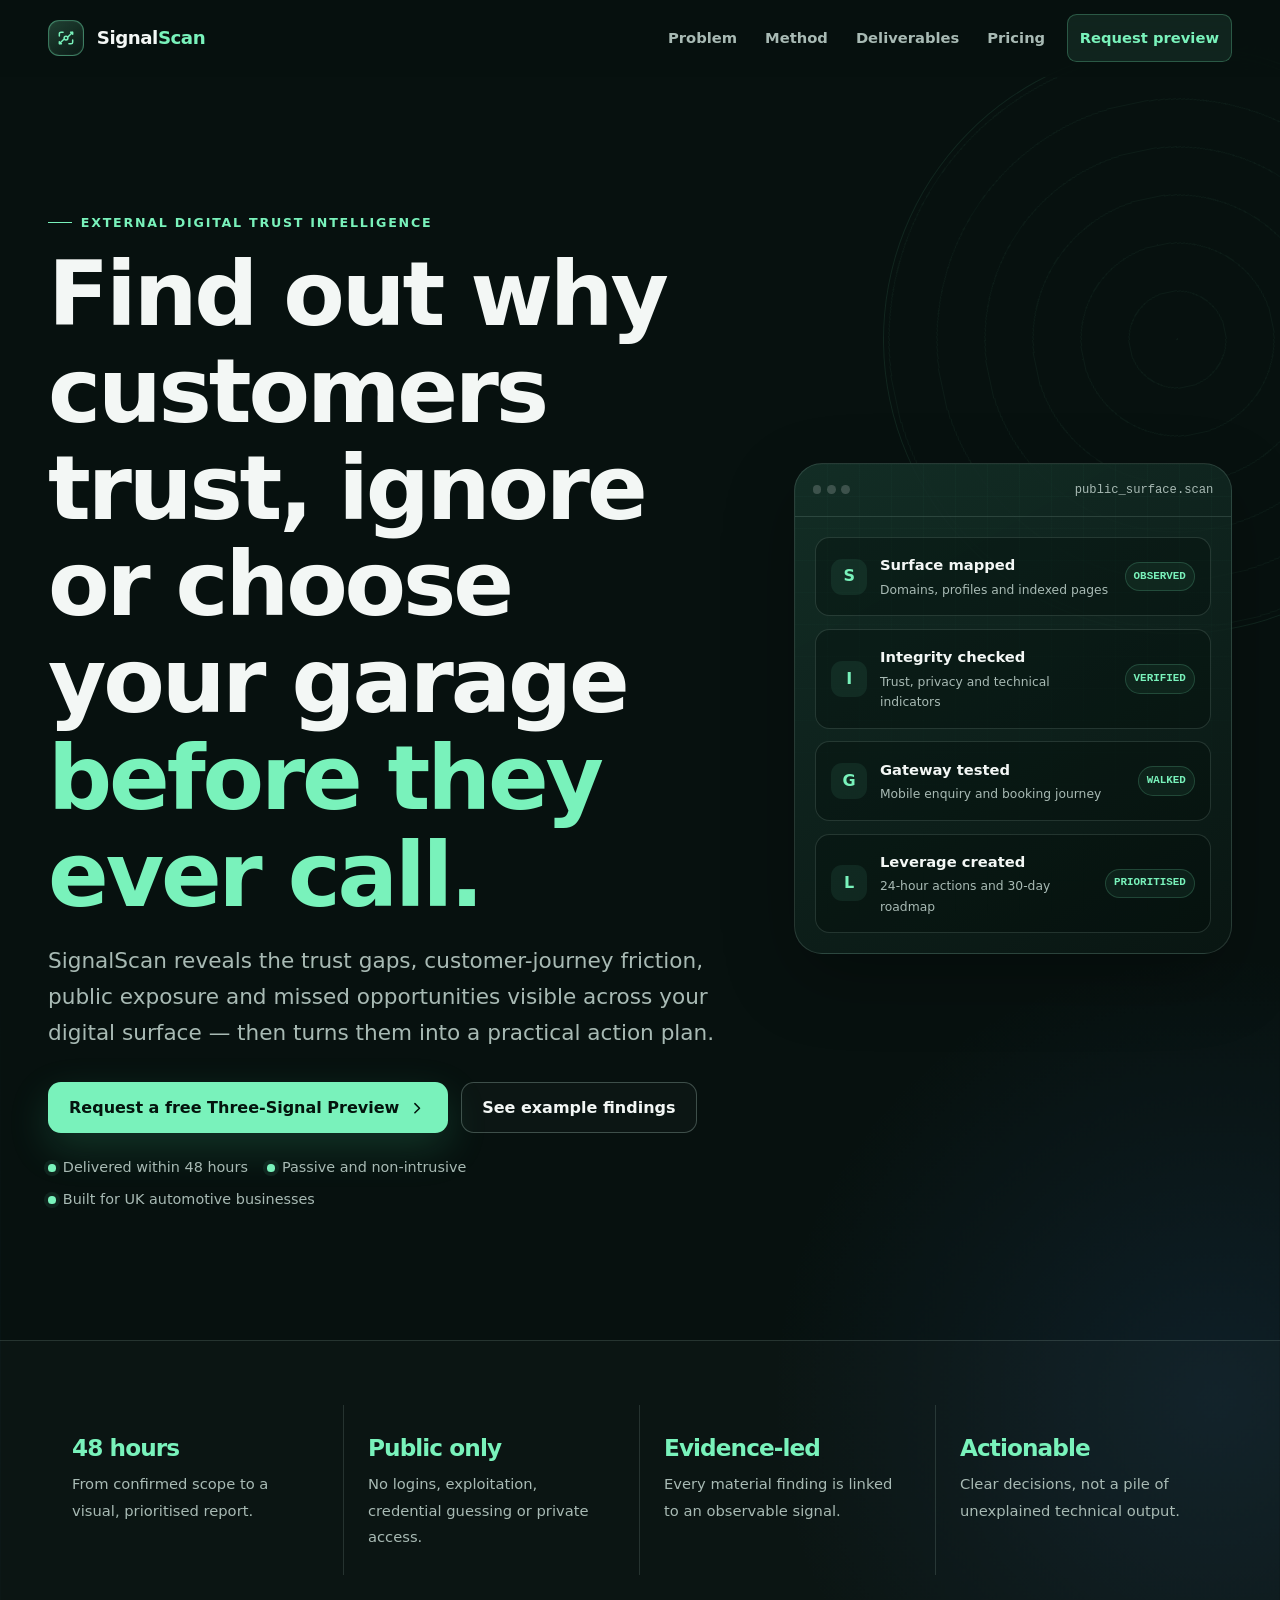
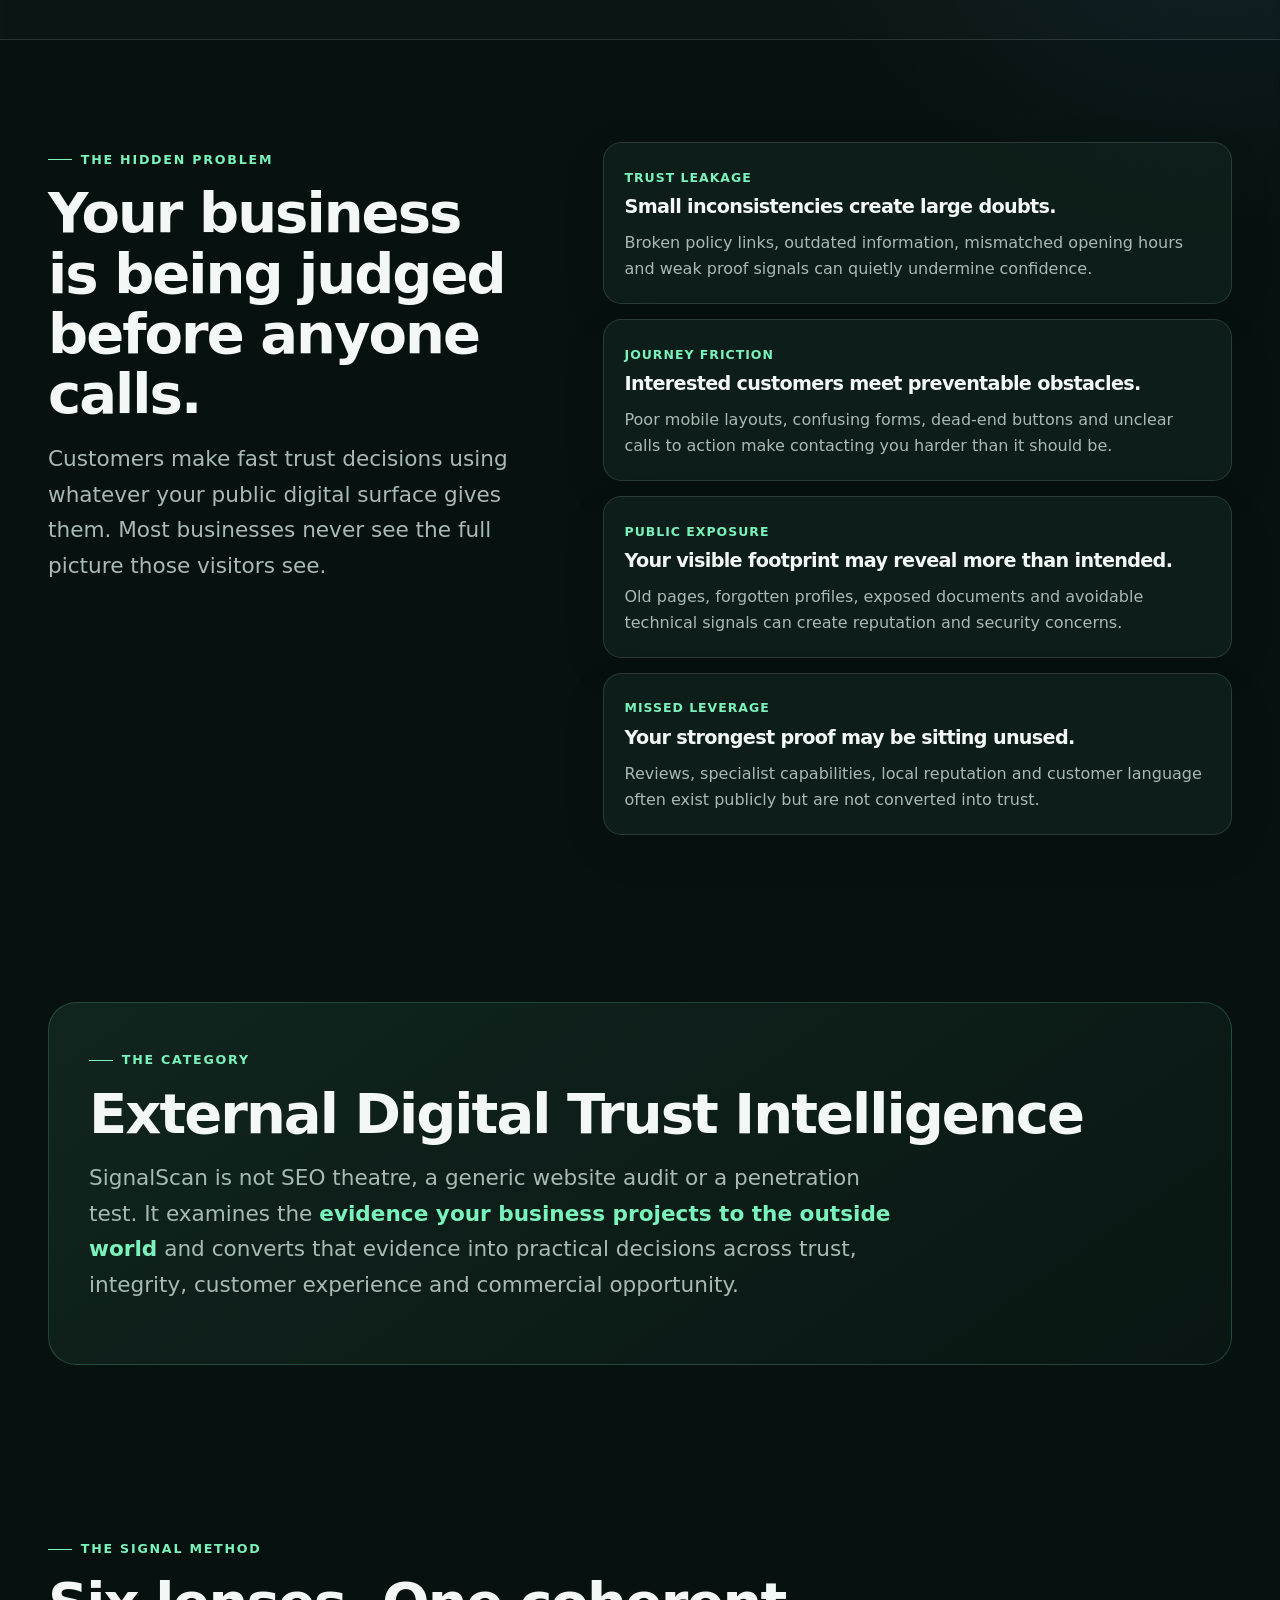
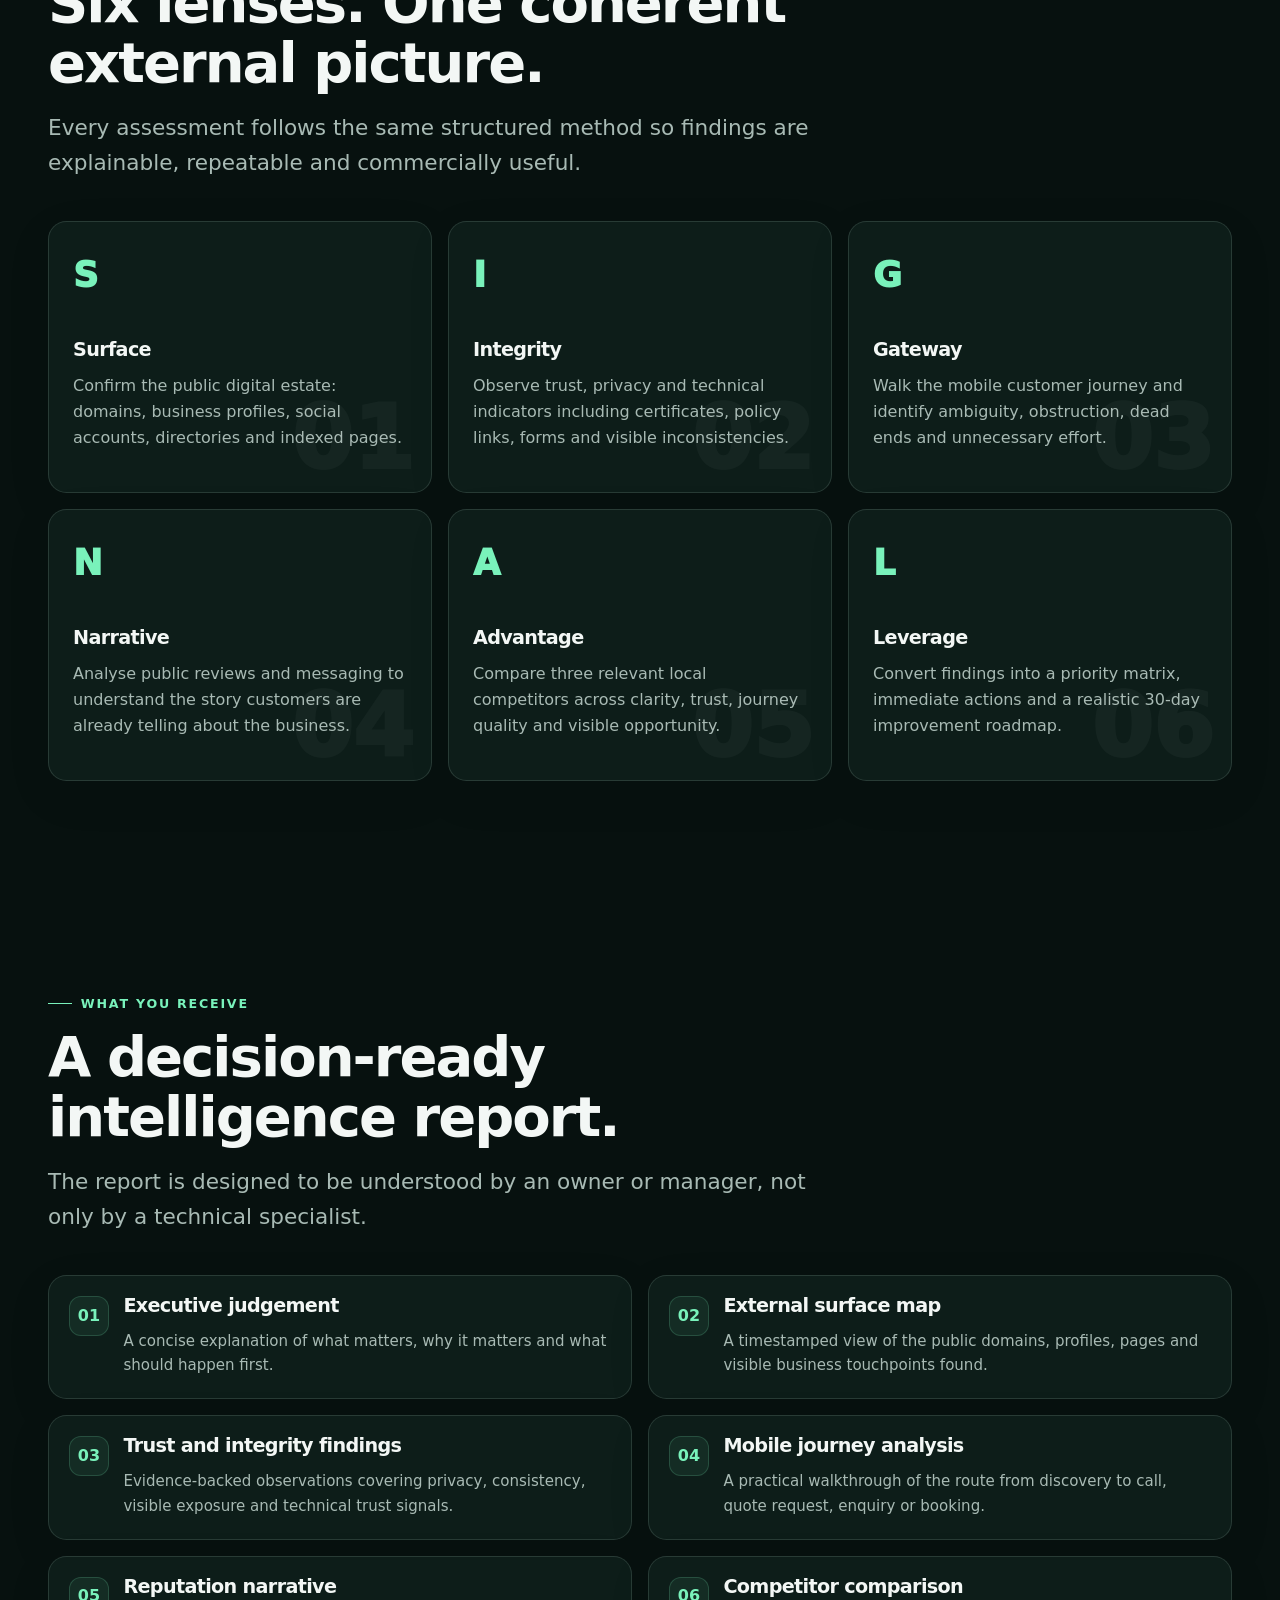
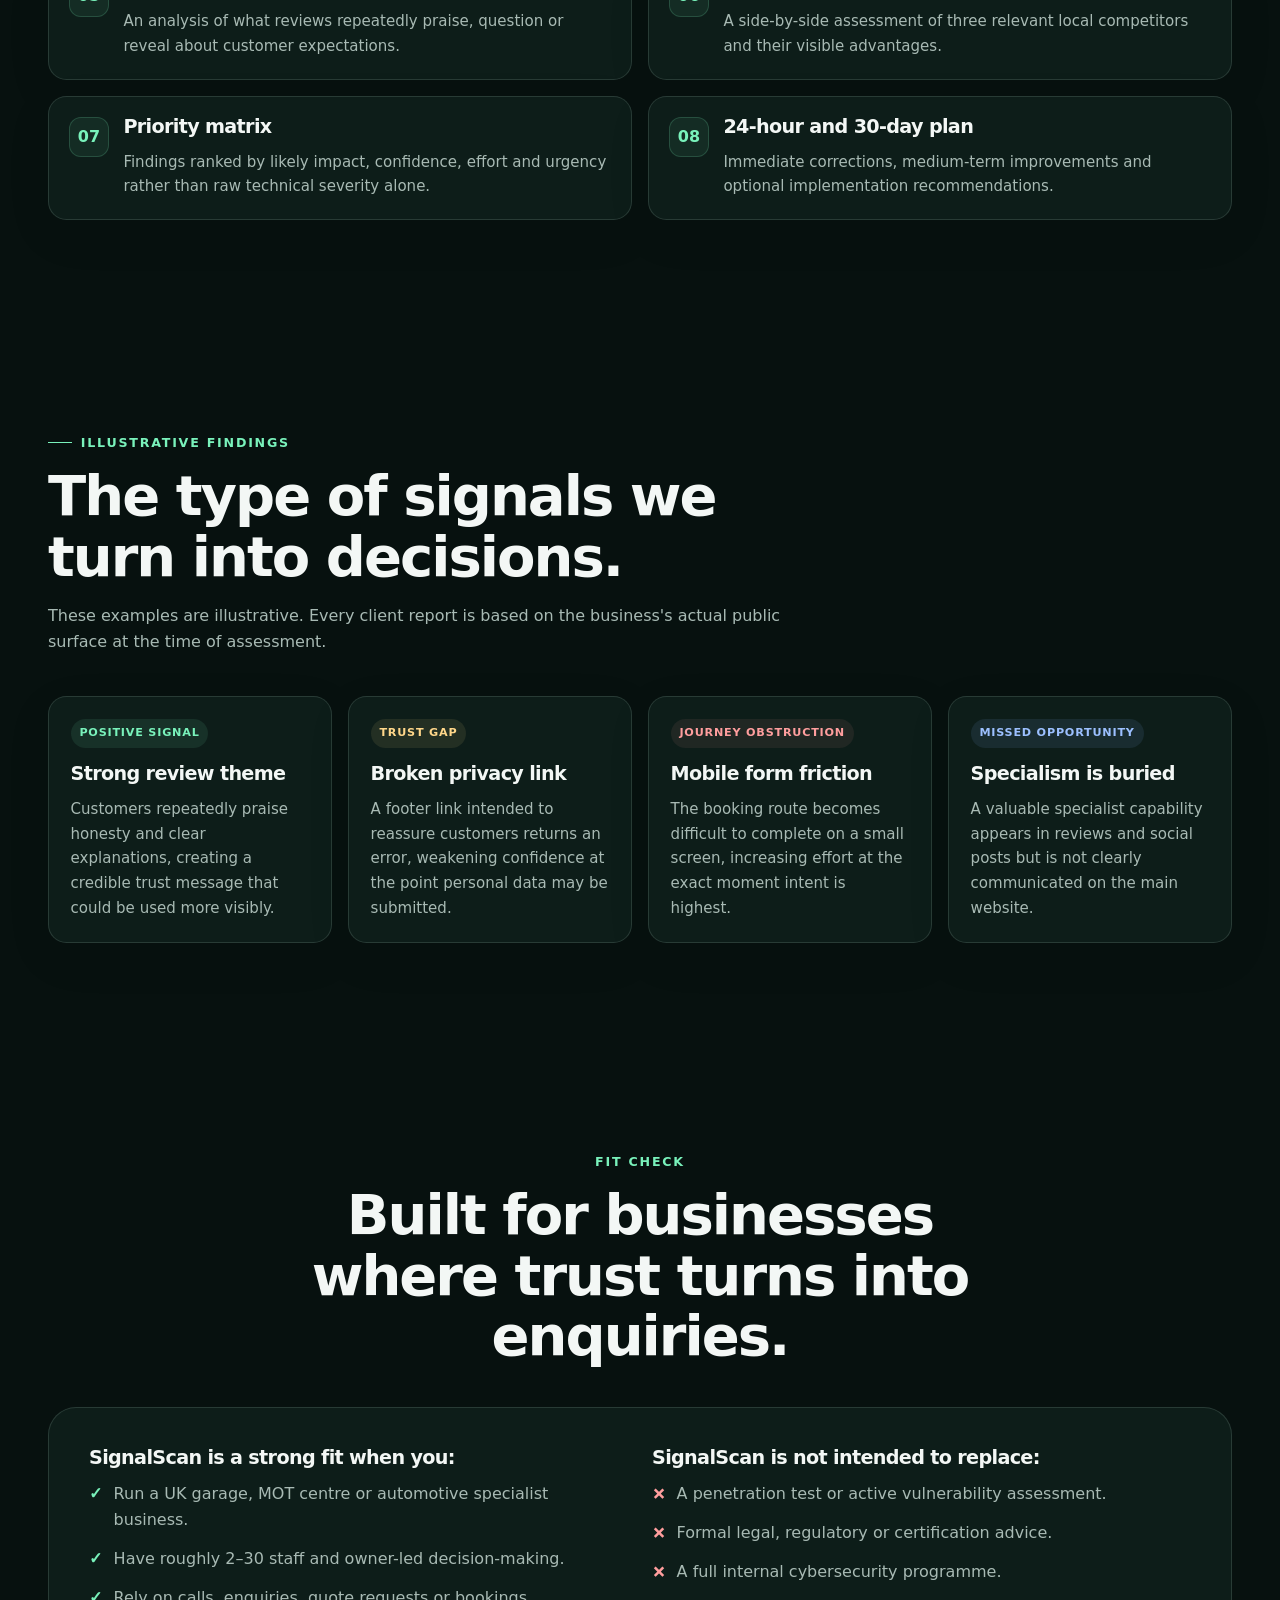
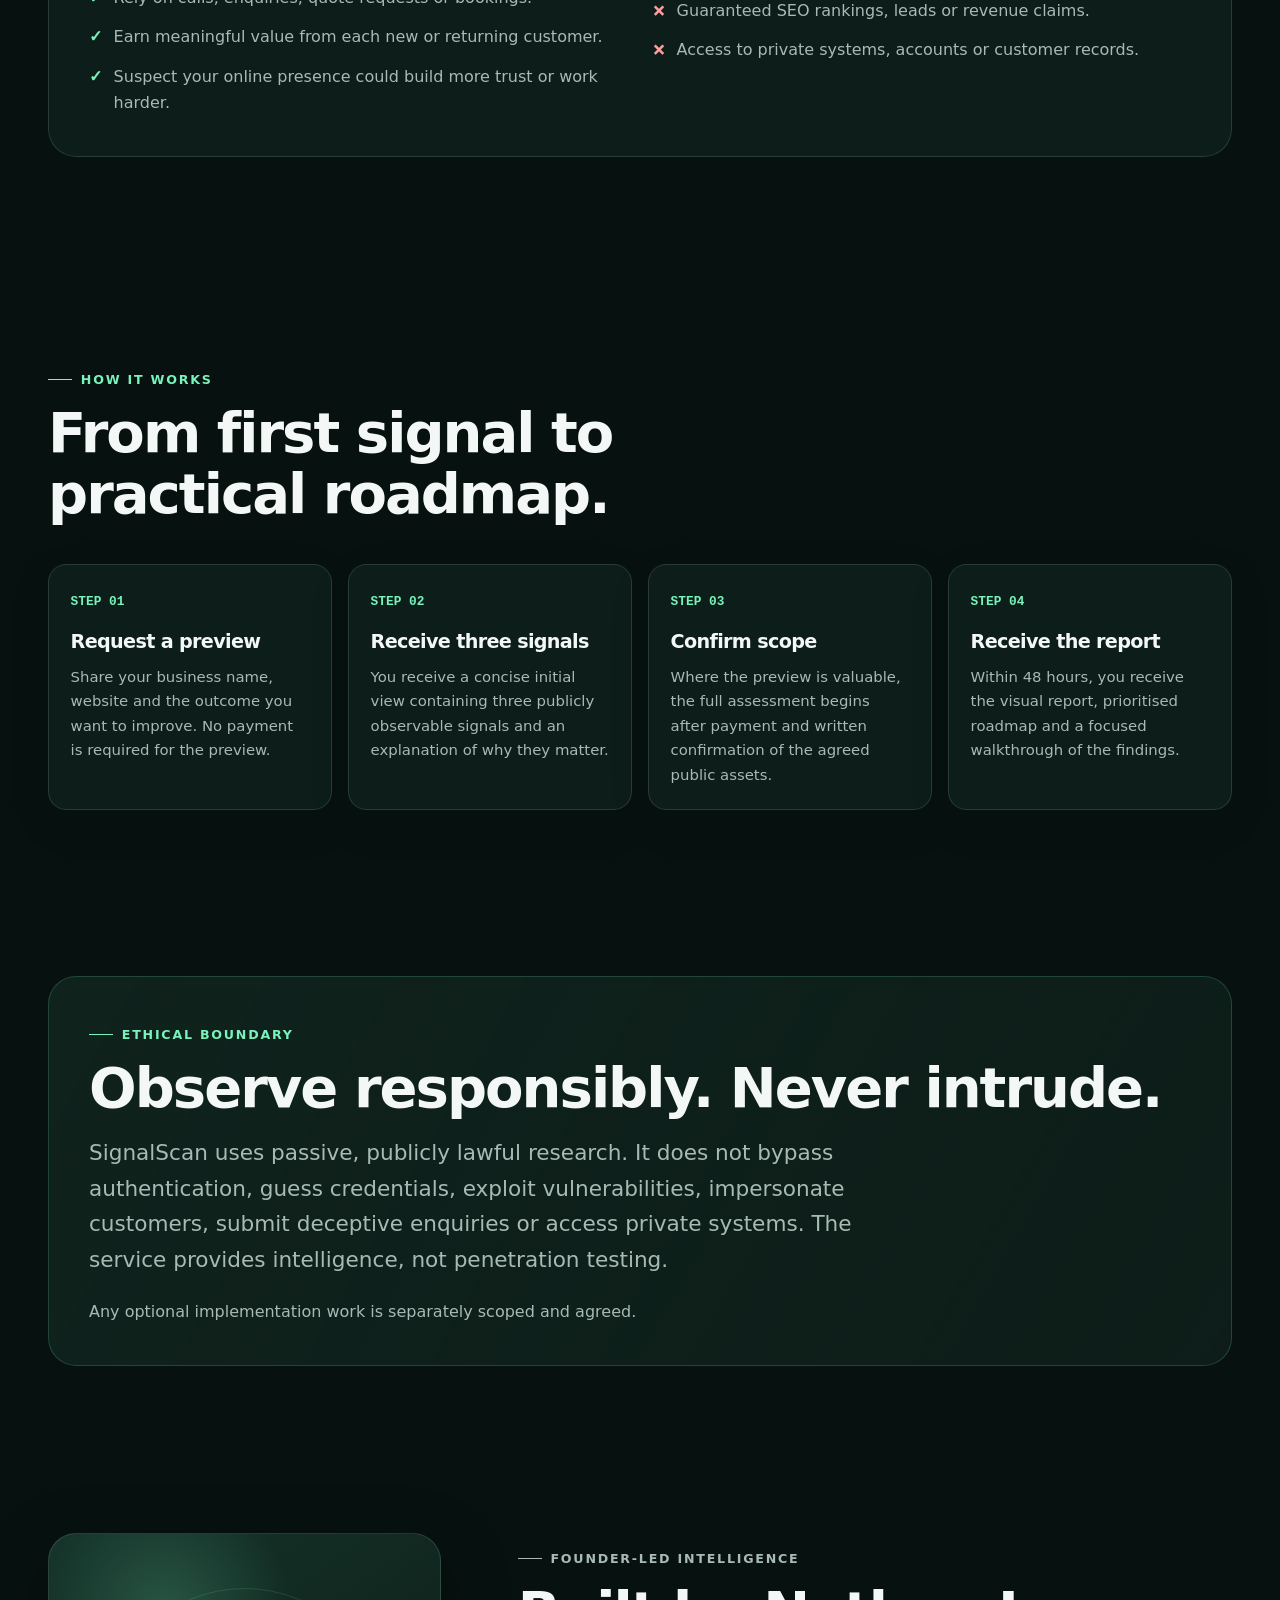
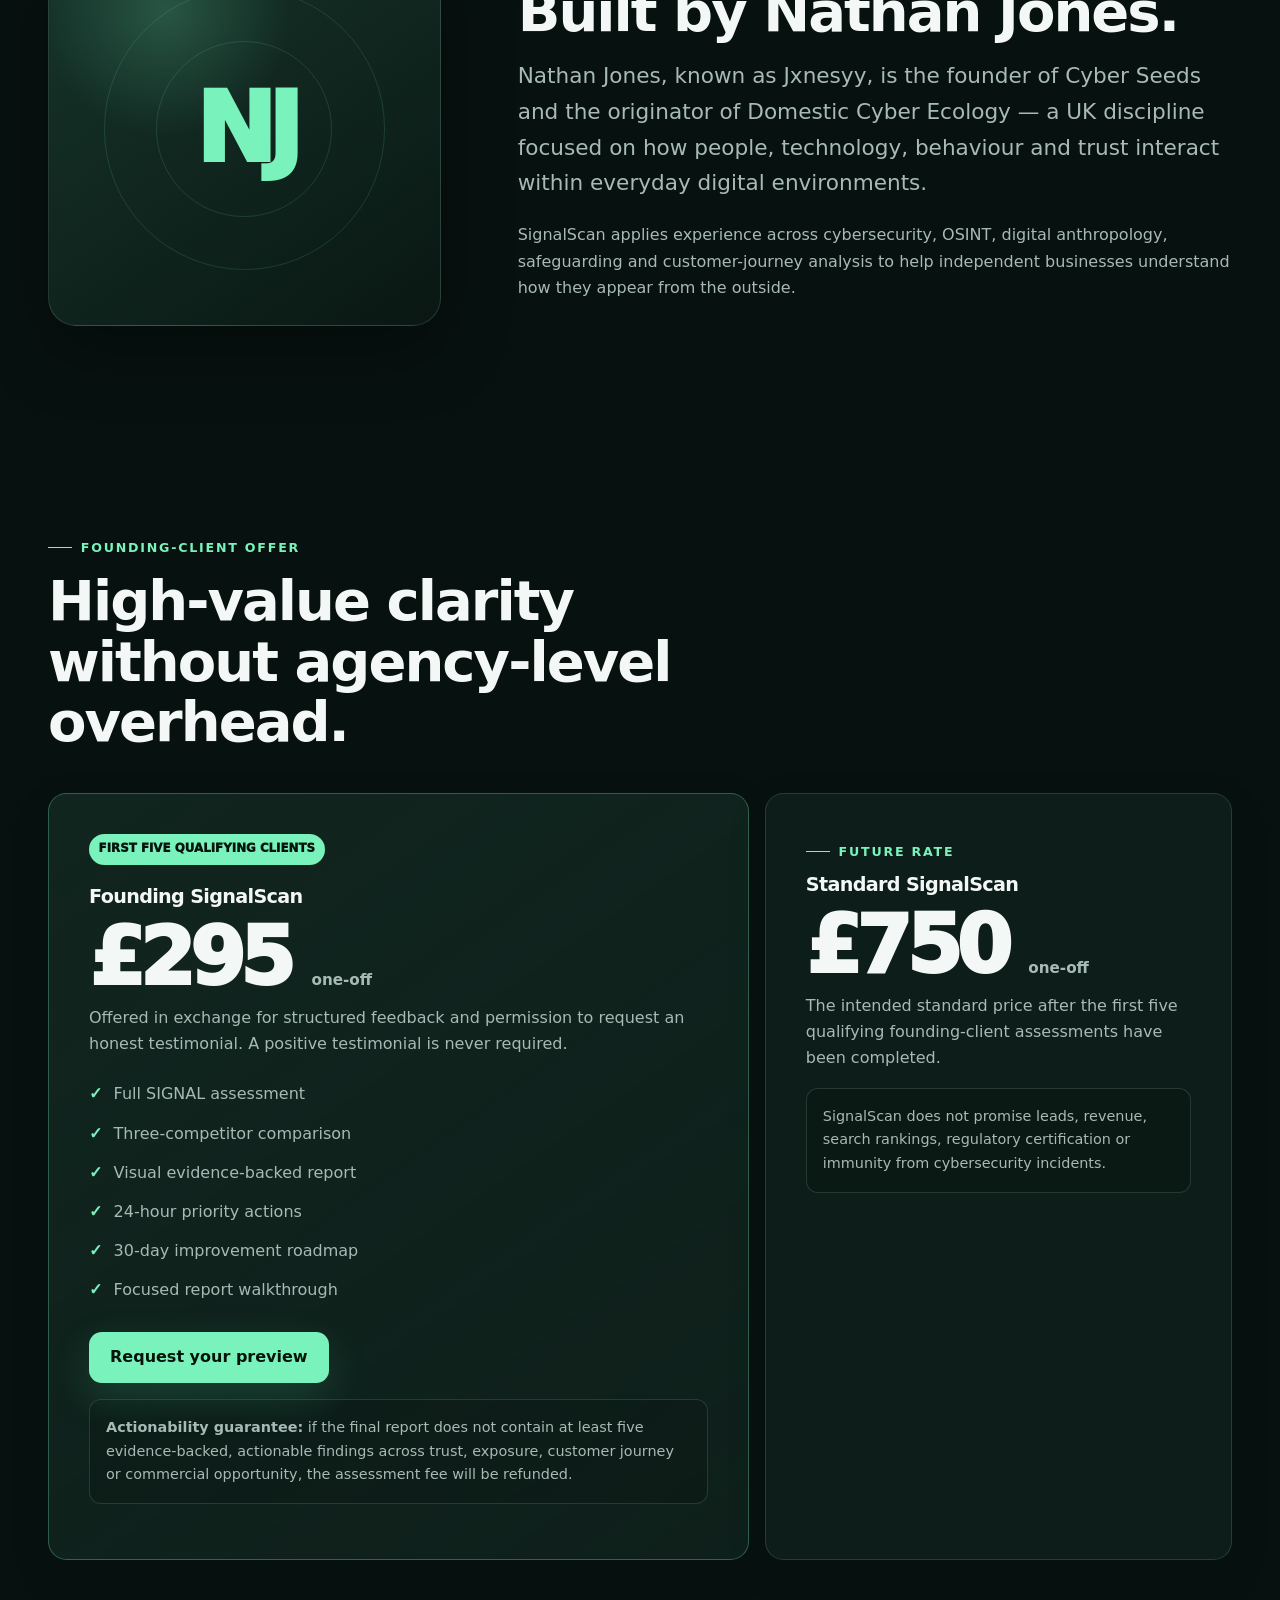
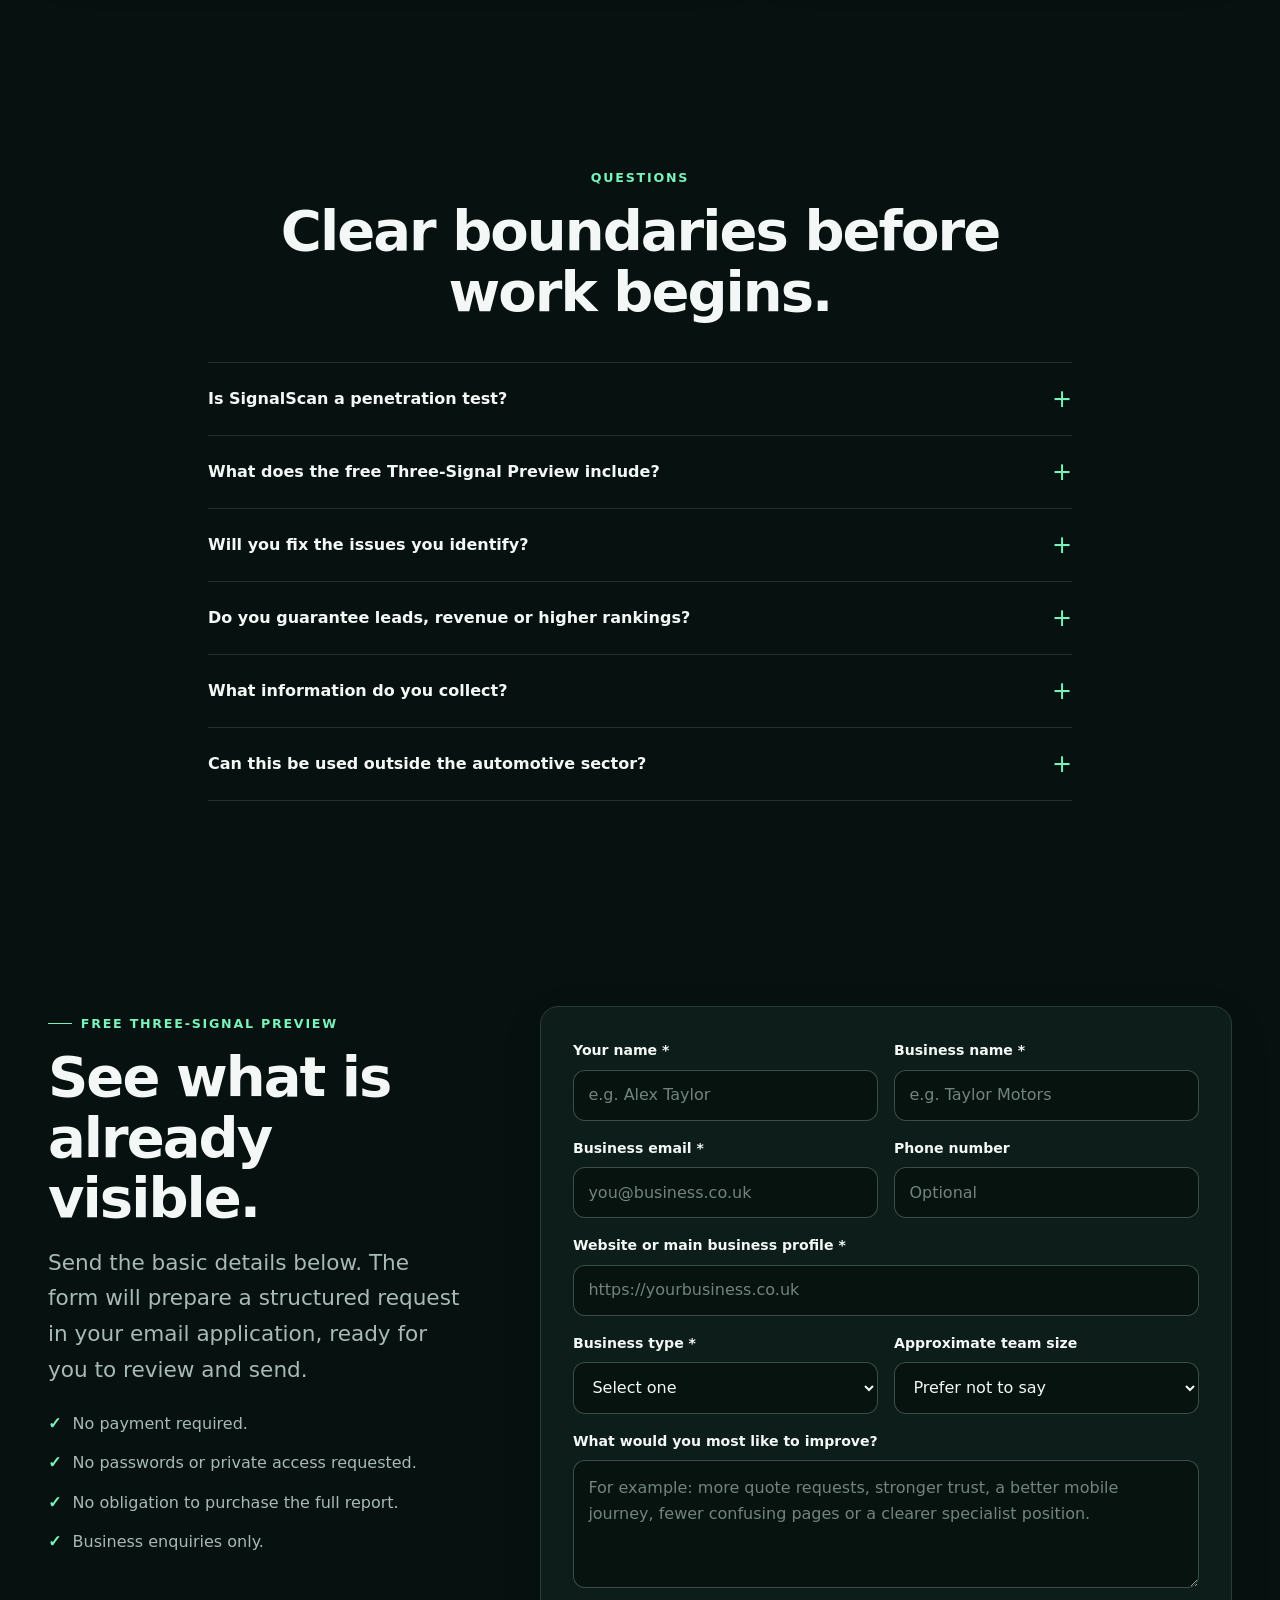
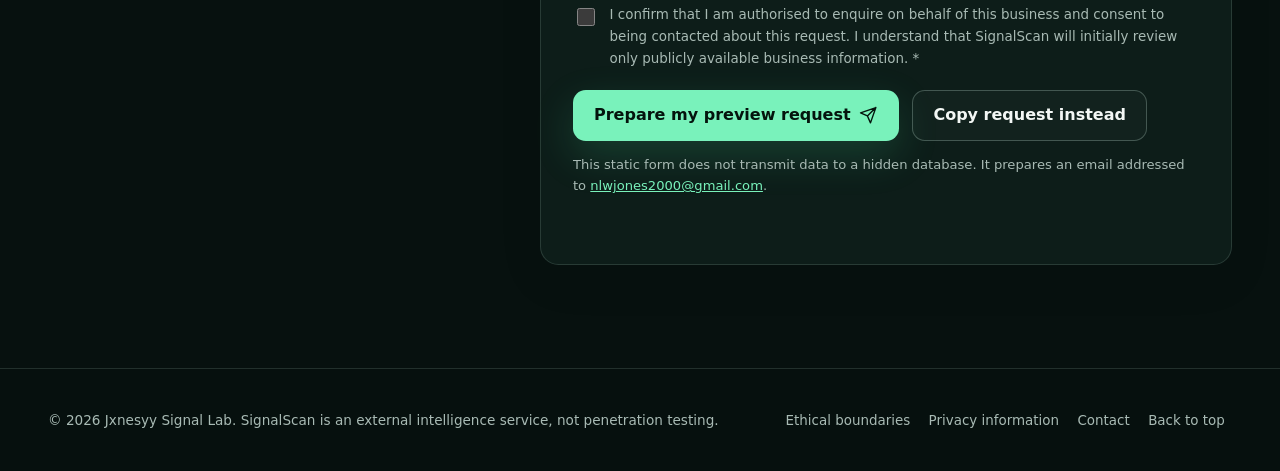
<file: index.html>
<!DOCTYPE html>
<html lang="en-GB" data-theme="dark">
<head>
  <meta charset="utf-8">
  <meta http-equiv="X-UA-Compatible" content="IE=edge">
  <meta name="viewport" content="width=device-width, initial-scale=1, viewport-fit=cover">
  <meta name="theme-color" content="#07110f">
  <meta name="color-scheme" content="dark">
  <meta name="robots" content="index,follow,max-image-preview:large">
  <meta name="description" content="SignalScan reveals how your business appears to customers, competitors and opportunistic attackers through a 48-hour external digital trust intelligence report.">

  <title>SignalScan | External Digital Trust Intelligence</title>

  <meta property="og:type" content="website">
  <meta property="og:title" content="SignalScan | External Digital Trust Intelligence">
  <meta property="og:description" content="SignalScan shows what customers see when they search your garage online — broken trust signals, confusing enquiry routes, weak proof, public exposure and missed opportunities — then gives you a clear 24-hour and 30-day action plan.">
  <meta property="og:site_name" content="SignalScan">
  <meta property="og:locale" content="en_GB">

  <meta name="twitter:card" content="summary_large_image">
  <meta name="twitter:title" content="SignalScan | External Digital Trust Intelligence">
  <meta name="twitter:description" content="A 48-hour external digital trust intelligence report for founder-led UK automotive businesses.">

  <style>
    :root {
      --bg: #07110f;
      --bg-soft: #0b1714;
      --surface: rgba(16, 34, 29, 0.78);
      --surface-strong: #10221d;
      --surface-hover: #143028;
      --text: #f3f7f5;
      --muted: #a8bab4;
      --line: rgba(192, 226, 214, 0.15);
      --line-strong: rgba(192, 226, 214, 0.28);
      --accent: #79f2bb;
      --accent-strong: #41d895;
      --accent-ink: #04140d;
      --warning: #ffd78a;
      --danger: #ff9e9e;
      --shadow: 0 24px 70px rgba(0, 0, 0, 0.28);
      --radius-sm: 0.75rem;
      --radius: 1.15rem;
      --radius-lg: 1.75rem;
      --container: 74rem;
      --header-height: 4.75rem;
    }

    *,
    *::before,
    *::after {
      box-sizing: border-box;
    }

    html {
      scroll-behavior: smooth;
      scroll-padding-top: calc(var(--header-height) + 1rem);
    }

    body {
      margin: 0;
      min-height: 100vh;
      overflow-x: hidden;
      background:
        radial-gradient(circle at 10% -10%, rgba(65, 216, 149, 0.16), transparent 32rem),
        radial-gradient(circle at 95% 12%, rgba(81, 155, 255, 0.10), transparent 28rem),
        var(--bg);
      color: var(--text);
      font-family:
        Inter, ui-sans-serif, system-ui, -apple-system, BlinkMacSystemFont,
        "Segoe UI", sans-serif;
      font-size: 1rem;
      line-height: 1.65;
      text-rendering: optimizeLegibility;
      -webkit-font-smoothing: antialiased;
    }

    body.nav-open {
      overflow: hidden;
    }

    a {
      color: inherit;
    }

    img,
    svg {
      display: block;
      max-width: 100%;
    }

    button,
    input,
    textarea,
    select {
      font: inherit;
    }

    button,
    a {
      -webkit-tap-highlight-color: transparent;
    }

    :focus-visible {
      outline: 3px solid var(--accent);
      outline-offset: 4px;
    }

    ::selection {
      background: var(--accent);
      color: var(--accent-ink);
    }

    .skip-link {
      position: fixed;
      z-index: 9999;
      top: 0.75rem;
      left: 0.75rem;
      padding: 0.7rem 1rem;
      transform: translateY(-160%);
      border-radius: 999px;
      background: var(--accent);
      color: var(--accent-ink);
      font-weight: 800;
      text-decoration: none;
      transition: transform 180ms ease;
    }

    .skip-link:focus {
      transform: translateY(0);
    }

    .container {
      width: min(calc(100% - 2rem), var(--container));
      margin-inline: auto;
    }

    .section {
      position: relative;
      padding: clamp(4rem, 8vw, 7.5rem) 0;
    }

    .section-tight {
      padding: clamp(2.75rem, 5vw, 4.5rem) 0;
    }

    .eyebrow {
      display: inline-flex;
      align-items: center;
      gap: 0.55rem;
      margin: 0 0 1rem;
      color: var(--accent);
      font-size: 0.79rem;
      font-weight: 900;
      letter-spacing: 0.14em;
      line-height: 1.2;
      text-transform: uppercase;
    }

    .eyebrow::before {
      width: 1.5rem;
      height: 1px;
      background: currentColor;
      content: "";
    }

    h1,
    h2,
    h3,
    h4,
    p {
      margin-top: 0;
    }

    h1,
    h2,
    h3,
    h4 {
      line-height: 1.08;
      letter-spacing: -0.035em;
    }

    h2 {
      max-width: 16ch;
      margin-bottom: 1.25rem;
      font-size: clamp(2.65rem, 7vw, 5.8rem);
    }

    h3 {
      margin-bottom: 1rem;
      font-size: clamp(2rem, 4.5vw, 3.5rem);
    }

    h4 {
      margin-bottom: 0.75rem;
      font-size: 1.2rem;
    }

    .lead {
      max-width: 60ch;
      color: var(--muted);
      font-size: clamp(1.08rem, 2.2vw, 1.35rem);
    }

    .muted {
      color: var(--muted);
    }

    .text-centre {
      text-align: center;
    }

    .section-heading {
      max-width: 48rem;
      margin-bottom: 2.5rem;
    }

    .section-heading.centre {
      margin-inline: auto;
      text-align: center;
    }

    .section-heading.centre .eyebrow {
      justify-content: center;
    }

    .section-heading.centre .eyebrow::before {
      display: none;
    }

    .site-header {
      position: sticky;
      z-index: 1000;
      top: 0;
      min-height: var(--header-height);
      border-bottom: 1px solid transparent;
      background: rgba(7, 17, 15, 0.78);
      backdrop-filter: blur(18px);
      -webkit-backdrop-filter: blur(18px);
      transition:
        border-color 180ms ease,
        box-shadow 180ms ease,
        background 180ms ease;
    }

    .site-header.scrolled {
      border-color: var(--line);
      background: rgba(7, 17, 15, 0.94);
      box-shadow: 0 12px 38px rgba(0, 0, 0, 0.18);
    }

    .header-inner {
      display: flex;
      min-height: var(--header-height);
      align-items: center;
      justify-content: space-between;
      gap: 1rem;
    }

    .brand {
      display: inline-flex;
      align-items: center;
      gap: 0.8rem;
      color: var(--text);
      font-weight: 900;
      letter-spacing: -0.03em;
      text-decoration: none;
    }

    .brand-mark {
      display: grid;
      width: 2.25rem;
      height: 2.25rem;
      place-items: center;
      border: 1px solid rgba(121, 242, 187, 0.4);
      border-radius: 0.7rem;
      background:
        linear-gradient(145deg, rgba(121, 242, 187, 0.22), rgba(121, 242, 187, 0.04));
      color: var(--accent);
      box-shadow: inset 0 0 0 1px rgba(255, 255, 255, 0.03);
    }

    .brand-mark svg {
      width: 1.25rem;
    }

    .brand-name {
      font-size: 1.14rem;
    }

    .brand-name span {
      color: var(--accent);
    }

    .nav-toggle {
      display: none;
      width: 2.75rem;
      height: 2.75rem;
      padding: 0;
      place-items: center;
      border: 1px solid var(--line);
      border-radius: 0.75rem;
      background: var(--surface);
      color: var(--text);
      cursor: pointer;
    }

    .nav-toggle svg {
      width: 1.35rem;
      height: 1.35rem;
    }

    .nav-list,
    .footer-nav {
      display: flex;
      align-items: center;
      gap: 0.25rem;
      margin: 0;
      padding: 0;
      list-style: none;
    }

    .nav-list a {
      display: inline-flex;
      padding: 0.65rem 0.75rem;
      border-radius: 0.6rem;
      color: var(--muted);
      font-size: 0.92rem;
      font-weight: 700;
      text-decoration: none;
      transition:
        color 160ms ease,
        background 160ms ease;
    }

    .nav-list a:hover {
      background: rgba(255, 255, 255, 0.04);
      color: var(--text);
    }

    .nav-list .nav-cta {
      margin-left: 0.35rem;
      border: 1px solid rgba(121, 242, 187, 0.26);
      background: rgba(121, 242, 187, 0.09);
      color: var(--accent);
    }

    .hero {
      min-height: calc(100vh - var(--header-height));
      display: grid;
      align-items: center;
      overflow: hidden;
      padding: clamp(4rem, 10vw, 8rem) 0;
    }

    .hero::after {
      position: absolute;
      z-index: -1;
      top: 5%;
      right: -12rem;
      width: min(46vw, 40rem);
      aspect-ratio: 1;
      border: 1px solid rgba(121, 242, 187, 0.1);
      border-radius: 50%;
      background:
        repeating-radial-gradient(
          circle,
          rgba(121, 242, 187, 0.055) 0 1px,
          transparent 1px 3rem
        );
      content: "";
      opacity: 0.9;
      transform: rotate(-12deg);
    }

    .hero-grid {
      display: grid;
      align-items: center;
      gap: clamp(2.5rem, 6vw, 6rem);
      grid-template-columns: minmax(0, 1.1fr) minmax(18rem, 0.72fr);
    }

    .hero-copy {
      max-width: 49rem;
    }

    .hero h2 span {
      color: var(--accent);
    }

    .hero-actions {
      display: flex;
      flex-wrap: wrap;
      gap: 0.85rem;
      margin: 2rem 0 1.4rem;
    }

    .button {
      display: inline-flex;
      min-height: 3.2rem;
      align-items: center;
      justify-content: center;
      gap: 0.55rem;
      padding: 0.85rem 1.25rem;
      border: 1px solid transparent;
      border-radius: 0.8rem;
      font-weight: 850;
      line-height: 1.1;
      text-align: center;
      text-decoration: none;
      cursor: pointer;
      transition:
        transform 160ms ease,
        border-color 160ms ease,
        background 160ms ease,
        box-shadow 160ms ease;
    }

    .button:hover {
      transform: translateY(-2px);
    }

    .button.primary {
      background: var(--accent);
      color: var(--accent-ink);
      box-shadow: 0 15px 40px rgba(65, 216, 149, 0.18);
    }

    .button.primary:hover {
      background: #92f8ca;
      box-shadow: 0 20px 44px rgba(65, 216, 149, 0.24);
    }

    .button.secondary {
      border-color: var(--line-strong);
      background: rgba(255, 255, 255, 0.025);
      color: var(--text);
    }

    .button.secondary:hover {
      border-color: rgba(121, 242, 187, 0.4);
      background: rgba(121, 242, 187, 0.07);
    }

    .button svg {
      width: 1.15rem;
      height: 1.15rem;
    }

    .hero-proof {
      display: flex;
      flex-wrap: wrap;
      gap: 0.55rem 1.2rem;
      margin: 0;
      padding: 0;
      color: var(--muted);
      font-size: 0.9rem;
      list-style: none;
    }

    .hero-proof li {
      display: inline-flex;
      align-items: center;
      gap: 0.45rem;
    }

    .hero-proof li::before {
      width: 0.48rem;
      height: 0.48rem;
      border-radius: 50%;
      background: var(--accent);
      box-shadow: 0 0 0 4px rgba(121, 242, 187, 0.08);
      content: "";
    }

    .signal-console {
      position: relative;
      overflow: hidden;
      border: 1px solid var(--line);
      border-radius: var(--radius-lg);
      background:
        linear-gradient(150deg, rgba(21, 49, 41, 0.88), rgba(10, 23, 19, 0.9));
      box-shadow: var(--shadow);
    }

    .signal-console::before {
      position: absolute;
      inset: 0;
      background:
        linear-gradient(rgba(121, 242, 187, 0.025) 1px, transparent 1px),
        linear-gradient(90deg, rgba(121, 242, 187, 0.025) 1px, transparent 1px);
      background-size: 2rem 2rem;
      content: "";
      mask-image: linear-gradient(to bottom, black, transparent);
      pointer-events: none;
    }

    .console-head {
      display: flex;
      align-items: center;
      justify-content: space-between;
      gap: 1rem;
      padding: 1rem 1.1rem;
      border-bottom: 1px solid var(--line);
      color: var(--muted);
      font-family: ui-monospace, SFMono-Regular, Menlo, monospace;
      font-size: 0.76rem;
    }

    .console-dots {
      display: flex;
      gap: 0.35rem;
    }

    .console-dots span {
      width: 0.55rem;
      height: 0.55rem;
      border-radius: 50%;
      background: rgba(255, 255, 255, 0.18);
    }

    .console-body {
      position: relative;
      display: grid;
      gap: 0.8rem;
      padding: 1.25rem;
    }

    .signal-row {
      display: grid;
      align-items: center;
      gap: 0.8rem;
      padding: 0.95rem;
      border: 1px solid var(--line);
      border-radius: 0.9rem;
      background: rgba(3, 12, 9, 0.32);
      grid-template-columns: auto 1fr auto;
    }

    .signal-icon {
      display: grid;
      width: 2.25rem;
      height: 2.25rem;
      place-items: center;
      border-radius: 0.7rem;
      background: rgba(121, 242, 187, 0.08);
      color: var(--accent);
      font-weight: 900;
    }

    .signal-row strong,
    .signal-row small {
      display: block;
    }

    .signal-row strong {
      font-size: 0.92rem;
    }

    .signal-row small {
      margin-top: 0.15rem;
      color: var(--muted);
      font-size: 0.77rem;
    }

    .status {
      padding: 0.3rem 0.5rem;
      border: 1px solid rgba(121, 242, 187, 0.18);
      border-radius: 999px;
      background: rgba(121, 242, 187, 0.06);
      color: var(--accent);
      font-family: ui-monospace, SFMono-Regular, Menlo, monospace;
      font-size: 0.68rem;
      font-weight: 800;
      text-transform: uppercase;
    }

    .trust-strip {
      border-block: 1px solid var(--line);
      background: rgba(255, 255, 255, 0.015);
    }

    .trust-grid {
      display: grid;
      grid-template-columns: repeat(4, 1fr);
    }

    .trust-item {
      min-height: 8.5rem;
      padding: 1.5rem;
      border-right: 1px solid var(--line);
    }

    .trust-item:last-child {
      border-right: 0;
    }

    .trust-item strong {
      display: block;
      margin-bottom: 0.25rem;
      color: var(--accent);
      font-size: 1.45rem;
      letter-spacing: -0.04em;
    }

    .trust-item span {
      color: var(--muted);
      font-size: 0.92rem;
    }

    .split {
      display: grid;
      align-items: start;
      gap: clamp(2.5rem, 7vw, 6rem);
      grid-template-columns: minmax(0, 0.85fr) minmax(0, 1.15fr);
    }

    .problem-panel {
      position: sticky;
      top: calc(var(--header-height) + 2rem);
    }

    .problem-list {
      display: grid;
      gap: 0.9rem;
    }

    .problem-card,
    .method-card,
    .finding-card,
    .deliverable-card,
    .process-card,
    .price-card,
    .form-card {
      border: 1px solid var(--line);
      border-radius: var(--radius);
      background: var(--surface);
      box-shadow: 0 14px 46px rgba(0, 0, 0, 0.08);
    }

    .problem-card {
      padding: 1.3rem;
    }

    .problem-card span {
      display: inline-flex;
      margin-bottom: 0.55rem;
      color: var(--accent);
      font-size: 0.78rem;
      font-weight: 900;
      letter-spacing: 0.08em;
      text-transform: uppercase;
    }

    .problem-card p {
      margin-bottom: 0;
      color: var(--muted);
    }

    .category-callout {
      padding: clamp(1.5rem, 4vw, 2.5rem);
      border: 1px solid rgba(121, 242, 187, 0.2);
      border-radius: var(--radius-lg);
      background:
        linear-gradient(145deg, rgba(121, 242, 187, 0.09), rgba(121, 242, 187, 0.025));
    }

    .category-callout strong {
      color: var(--accent);
    }

    .method-grid {
      display: grid;
      gap: 1rem;
      grid-template-columns: repeat(3, 1fr);
    }

    .method-card {
      position: relative;
      min-height: 17rem;
      overflow: hidden;
      padding: 1.5rem;
      transition:
        transform 180ms ease,
        border-color 180ms ease,
        background 180ms ease;
    }

    .method-card:hover {
      transform: translateY(-4px);
      border-color: rgba(121, 242, 187, 0.32);
      background: var(--surface-hover);
    }

    .method-letter {
      display: inline-flex;
      margin-bottom: 2.25rem;
      color: var(--accent);
      font-size: 2.2rem;
      font-weight: 950;
      letter-spacing: -0.06em;
    }

    .method-card p {
      margin-bottom: 0;
      color: var(--muted);
    }

    .method-number {
      position: absolute;
      right: 1.1rem;
      bottom: 0.55rem;
      color: rgba(255, 255, 255, 0.035);
      font-size: 5.5rem;
      font-weight: 950;
      line-height: 1;
    }

    .deliverable-grid {
      display: grid;
      gap: 1rem;
      grid-template-columns: repeat(2, 1fr);
    }

    .deliverable-card {
      display: grid;
      gap: 0.9rem;
      padding: 1.25rem;
      grid-template-columns: auto 1fr;
    }

    .deliverable-icon {
      display: grid;
      width: 2.5rem;
      height: 2.5rem;
      place-items: center;
      border: 1px solid rgba(121, 242, 187, 0.18);
      border-radius: 0.75rem;
      background: rgba(121, 242, 187, 0.07);
      color: var(--accent);
      font-weight: 900;
    }

    .deliverable-card p {
      margin-bottom: 0;
      color: var(--muted);
      font-size: 0.94rem;
    }

    .findings-grid {
      display: grid;
      gap: 1rem;
      grid-template-columns: repeat(4, 1fr);
    }

    .finding-card {
      padding: 1.35rem;
    }

    .finding-label {
      display: inline-flex;
      margin-bottom: 1rem;
      padding: 0.32rem 0.55rem;
      border-radius: 999px;
      font-size: 0.7rem;
      font-weight: 900;
      letter-spacing: 0.07em;
      text-transform: uppercase;
    }

    .finding-label.positive {
      background: rgba(121, 242, 187, 0.09);
      color: var(--accent);
    }

    .finding-label.gap {
      background: rgba(255, 215, 138, 0.09);
      color: var(--warning);
    }

    .finding-label.friction {
      background: rgba(255, 158, 158, 0.08);
      color: var(--danger);
    }

    .finding-label.opportunity {
      background: rgba(128, 174, 255, 0.1);
      color: #9cc0ff;
    }

    .finding-card p {
      margin-bottom: 0;
      color: var(--muted);
      font-size: 0.94rem;
    }

    .ideal-box {
      display: grid;
      gap: 1.5rem;
      padding: clamp(1.5rem, 4vw, 2.5rem);
      border: 1px solid var(--line);
      border-radius: var(--radius-lg);
      background: var(--surface);
      grid-template-columns: 1fr 1fr;
    }

    .check-list,
    .cross-list {
      display: grid;
      gap: 0.8rem;
      margin: 0;
      padding: 0;
      list-style: none;
    }

    .check-list li,
    .cross-list li {
      display: grid;
      gap: 0.7rem;
      color: var(--muted);
      grid-template-columns: auto 1fr;
    }

    .check-list li::before {
      color: var(--accent);
      content: "✓";
      font-weight: 950;
    }

    .cross-list li::before {
      color: var(--danger);
      content: "×";
      font-weight: 950;
    }

    .process-grid {
      display: grid;
      gap: 1rem;
      grid-template-columns: repeat(4, 1fr);
    }

    .process-card {
      padding: 1.35rem;
    }

    .process-step {
      display: inline-flex;
      margin-bottom: 1.25rem;
      color: var(--accent);
      font-family: ui-monospace, SFMono-Regular, Menlo, monospace;
      font-size: 0.8rem;
      font-weight: 900;
    }

    .process-card p {
      margin-bottom: 0;
      color: var(--muted);
      font-size: 0.93rem;
    }

    .ethics-band {
      padding: clamp(1.5rem, 4vw, 2.5rem);
      border: 1px solid rgba(121, 242, 187, 0.18);
      border-radius: var(--radius-lg);
      background:
        linear-gradient(120deg, rgba(121, 242, 187, 0.08), rgba(16, 34, 29, 0.72));
    }

    .ethics-band p:last-child {
      margin-bottom: 0;
    }

    .founder-grid {
      display: grid;
      align-items: center;
      gap: clamp(2rem, 6vw, 5rem);
      grid-template-columns: minmax(15rem, 0.55fr) minmax(0, 1fr);
    }

    .founder-mark {
      position: relative;
      display: grid;
      aspect-ratio: 1;
      place-items: center;
      overflow: hidden;
      border: 1px solid var(--line);
      border-radius: var(--radius-lg);
      background:
        radial-gradient(circle at 30% 20%, rgba(121, 242, 187, 0.2), transparent 30%),
        linear-gradient(145deg, #16352b, #0a1713);
      box-shadow: var(--shadow);
    }

    .founder-mark::before,
    .founder-mark::after {
      position: absolute;
      border: 1px solid rgba(121, 242, 187, 0.14);
      border-radius: 50%;
      content: "";
    }

    .founder-mark::before {
      width: 72%;
      aspect-ratio: 1;
    }

    .founder-mark::after {
      width: 45%;
      aspect-ratio: 1;
    }

    .founder-initials {
      position: relative;
      z-index: 1;
      color: var(--accent);
      font-size: clamp(3rem, 8vw, 6rem);
      font-weight: 950;
      letter-spacing: -0.09em;
    }

    .founder-copy p {
      color: var(--muted);
    }

    .pricing-grid {
      display: grid;
      align-items: stretch;
      gap: 1rem;
      grid-template-columns: 1.2fr 0.8fr;
    }

    .price-card {
      position: relative;
      overflow: hidden;
      padding: clamp(1.5rem, 4vw, 2.5rem);
    }

    .price-card.featured {
      border-color: rgba(121, 242, 187, 0.3);
      background:
        linear-gradient(145deg, rgba(121, 242, 187, 0.09), rgba(16, 34, 29, 0.88));
    }

    .price-badge {
      display: inline-flex;
      margin-bottom: 1.4rem;
      padding: 0.35rem 0.6rem;
      border-radius: 999px;
      background: var(--accent);
      color: var(--accent-ink);
      font-size: 0.74rem;
      font-weight: 950;
      text-transform: uppercase;
    }

    .price {
      margin-bottom: 0.55rem;
      color: var(--text);
      font-size: clamp(3rem, 7vw, 5rem);
      font-weight: 950;
      letter-spacing: -0.07em;
      line-height: 0.95;
    }

    .price small {
      color: var(--muted);
      font-size: 0.95rem;
      font-weight: 700;
      letter-spacing: normal;
    }

    .price-card .check-list {
      margin: 1.5rem 0 1.75rem;
    }

    .guarantee {
      margin-top: 1rem;
      padding: 1rem;
      border: 1px solid var(--line);
      border-radius: var(--radius-sm);
      background: rgba(0, 0, 0, 0.12);
      color: var(--muted);
      font-size: 0.9rem;
    }

    .faq-list {
      max-width: 54rem;
      margin-inline: auto;
    }

    details {
      border-bottom: 1px solid var(--line);
    }

    details:first-child {
      border-top: 1px solid var(--line);
    }

    summary {
      display: flex;
      min-height: 4.5rem;
      align-items: center;
      justify-content: space-between;
      gap: 1rem;
      cursor: pointer;
      font-weight: 850;
      list-style: none;
    }

    summary::-webkit-details-marker {
      display: none;
    }

    summary::after {
      color: var(--accent);
      content: "+";
      font-size: 1.5rem;
      font-weight: 400;
      transition: transform 160ms ease;
    }

    details[open] summary::after {
      transform: rotate(45deg);
    }

    details p {
      max-width: 48rem;
      padding: 0 2.5rem 1.4rem 0;
      color: var(--muted);
    }

    .contact-grid {
      display: grid;
      align-items: start;
      gap: clamp(2rem, 6vw, 5rem);
      grid-template-columns: minmax(0, 0.75fr) minmax(0, 1.25fr);
    }

    .contact-copy {
      position: sticky;
      top: calc(var(--header-height) + 2rem);
    }

    .contact-copy .check-list {
      margin-top: 1.5rem;
    }

    .form-card {
      padding: clamp(1.25rem, 4vw, 2rem);
    }

    .form-grid {
      display: grid;
      gap: 1rem;
      grid-template-columns: 1fr 1fr;
    }

    .field {
      display: grid;
      gap: 0.45rem;
    }

    .field.full {
      grid-column: 1 / -1;
    }

    label {
      font-size: 0.88rem;
      font-weight: 800;
    }

    input,
    textarea,
    select {
      width: 100%;
      border: 1px solid var(--line-strong);
      border-radius: 0.75rem;
      background: rgba(4, 14, 11, 0.65);
      color: var(--text);
      transition:
        border-color 160ms ease,
        box-shadow 160ms ease,
        background 160ms ease;
    }

    input,
    select {
      min-height: 3.2rem;
      padding: 0 0.9rem;
    }

    textarea {
      min-height: 8rem;
      padding: 0.85rem 0.9rem;
      resize: vertical;
    }

    input::placeholder,
    textarea::placeholder {
      color: #72847e;
    }

    input:focus,
    textarea:focus,
    select:focus {
      border-color: rgba(121, 242, 187, 0.7);
      background: rgba(5, 17, 13, 0.92);
      box-shadow: 0 0 0 4px rgba(121, 242, 187, 0.08);
      outline: none;
    }

    .checkbox-field {
      display: grid;
      align-items: start;
      gap: 0.75rem;
      grid-template-columns: auto 1fr;
    }

    .checkbox-field input {
      width: 1.1rem;
      min-height: auto;
      height: 1.1rem;
      margin-top: 0.25rem;
      accent-color: var(--accent-strong);
    }

    .checkbox-field label {
      color: var(--muted);
      font-size: 0.84rem;
      font-weight: 500;
    }

    .checkbox-field a,
    .inline-link {
      color: var(--accent);
    }

    .form-actions {
      display: flex;
      flex-wrap: wrap;
      align-items: center;
      gap: 0.85rem;
      margin-top: 1.2rem;
    }

    .form-note,
    .form-status {
      margin: 0.8rem 0 0;
      color: var(--muted);
      font-size: 0.82rem;
    }

    .form-status {
      min-height: 1.4rem;
    }

    .form-status.success {
      color: var(--accent);
    }

    .form-status.error {
      color: var(--danger);
    }

    .honeypot {
      position: absolute !important;
      width: 1px !important;
      height: 1px !important;
      overflow: hidden !important;
      clip: rect(1px, 1px, 1px, 1px) !important;
      white-space: nowrap !important;
    }

    .site-footer {
      padding: 2.4rem 0;
      border-top: 1px solid var(--line);
      background: rgba(0, 0, 0, 0.08);
    }

    .footer-grid {
      display: flex;
      align-items: center;
      justify-content: space-between;
      gap: 1.5rem;
    }

    .footer-copy {
      margin: 0;
      color: var(--muted);
      font-size: 0.85rem;
    }

    .footer-nav {
      flex-wrap: wrap;
      justify-content: flex-end;
    }

    .footer-nav a {
      padding: 0.45rem;
      color: var(--muted);
      font-size: 0.84rem;
      text-decoration: none;
    }

    .footer-nav a:hover {
      color: var(--accent);
    }

    .reveal {
      opacity: 0;
      transform: translateY(1rem);
      transition:
        opacity 600ms ease,
        transform 600ms ease;
    }

    .reveal.visible {
      opacity: 1;
      transform: none;
    }

    @media (max-width: 62rem) {
      .hero-grid,
      .split,
      .contact-grid {
        grid-template-columns: 1fr;
      }

      .hero {
        min-height: auto;
      }

      .signal-console {
        max-width: 38rem;
      }

      .problem-panel,
      .contact-copy {
        position: static;
      }

      .method-grid {
        grid-template-columns: repeat(2, 1fr);
      }

      .findings-grid,
      .process-grid {
        grid-template-columns: repeat(2, 1fr);
      }

      .trust-grid {
        grid-template-columns: repeat(2, 1fr);
      }

      .trust-item:nth-child(2) {
        border-right: 0;
      }

      .trust-item:nth-child(-n + 2) {
        border-bottom: 1px solid var(--line);
      }

      .founder-grid {
        grid-template-columns: minmax(12rem, 0.45fr) 1fr;
      }
    }

    @media (max-width: 48rem) {
      :root {
        --header-height: 4.25rem;
      }

      .nav-toggle {
        display: grid;
      }

      .site-nav {
        position: fixed;
        z-index: 999;
        top: var(--header-height);
        right: 0;
        bottom: 0;
        left: 0;
        padding: 1rem;
        visibility: hidden;
        background: rgba(7, 17, 15, 0.98);
        opacity: 0;
        transform: translateY(-0.75rem);
        transition:
          visibility 180ms ease,
          opacity 180ms ease,
          transform 180ms ease;
      }

      .site-nav.open {
        visibility: visible;
        opacity: 1;
        transform: none;
      }

      .nav-list {
        display: grid;
        align-items: stretch;
        gap: 0.45rem;
      }

      .nav-list a {
        min-height: 3rem;
        align-items: center;
        padding-inline: 1rem;
        border: 1px solid var(--line);
        background: rgba(255, 255, 255, 0.02);
      }

      .nav-list .nav-cta {
        margin-left: 0;
      }

      .hero::after {
        top: 12rem;
        right: -13rem;
        width: 28rem;
      }

      .method-grid,
      .deliverable-grid,
      .findings-grid,
      .ideal-box,
      .process-grid,
      .founder-grid,
      .pricing-grid,
      .form-grid {
        grid-template-columns: 1fr;
      }

      .field.full {
        grid-column: auto;
      }

      .founder-mark {
        max-width: 22rem;
      }

      .footer-grid {
        align-items: flex-start;
        flex-direction: column;
      }

      .footer-nav {
        justify-content: flex-start;
      }
    }

    @media (max-width: 34rem) {
      .container {
        width: min(calc(100% - 1.25rem), var(--container));
      }

      .section {
        padding: 3.8rem 0;
      }

      .hero-actions,
      .form-actions {
        align-items: stretch;
        flex-direction: column;
      }

      .button {
        width: 100%;
      }

      .trust-grid {
        grid-template-columns: 1fr;
      }

      .trust-item {
        border-right: 0;
        border-bottom: 1px solid var(--line);
      }

      .trust-item:last-child {
        border-bottom: 0;
      }

      .signal-row {
        grid-template-columns: auto 1fr;
      }

      .status {
        grid-column: 2;
        justify-self: start;
      }
    }

    @media (prefers-reduced-motion: reduce) {
      html {
        scroll-behavior: auto;
      }

      *,
      *::before,
      *::after {
        scroll-behavior: auto !important;
        transition-duration: 0.01ms !important;
        animation-duration: 0.01ms !important;
        animation-iteration-count: 1 !important;
      }

      .reveal {
        opacity: 1;
        transform: none;
      }
    }
  </style>

  <script type="application/ld+json">
  {
    "@context": "https://schema.org",
    "@type": "ProfessionalService",
    "name": "SignalScan",
    "description": "External digital trust intelligence for founder-led UK automotive service businesses.",
    "areaServed": "United Kingdom",
    "founder": {
      "@type": "Person",
      "name": "Nathan Jones"
    },
    "serviceType": [
      "External Digital Trust Intelligence",
      "Public Digital Surface Assessment",
      "Customer Journey Review",
      "Online Trust Analysis"
    ],
    "offers": {
      "@type": "Offer",
      "priceCurrency": "GBP",
      "price": "295",
      "description": "Founding-client SignalScan assessment"
    }
  }
  </script>
</head>

<body>
  <a class="skip-link" href="#main-content">Skip to content</a>

  <header class="site-header" id="site-header">
    <div class="container header-inner">
      <a class="brand" href="#top" aria-label="SignalScan home">
        <span class="brand-mark" aria-hidden="true">
          <svg viewBox="0 0 24 24" fill="none">
            <path d="M4 16.5V19h2.5M4 19l5.2-5.2M20 7.5V5h-2.5M20 5l-5.2 5.2M8.5 5H6a2 2 0 0 0-2 2v2.5M15.5 19H18a2 2 0 0 0 2-2v-2.5" stroke="currentColor" stroke-width="1.8" stroke-linecap="round" stroke-linejoin="round"/>
            <circle cx="12" cy="12" r="2.25" stroke="currentColor" stroke-width="1.8"/>
          </svg>
        </span>
        <span class="brand-name">Signal<span>Scan</span></span>
      </a>

      <button
        class="nav-toggle"
        id="nav-toggle"
        type="button"
        aria-controls="site-nav"
        aria-expanded="false"
        aria-label="Open navigation"
      >
        <svg class="menu-icon" viewBox="0 0 24 24" fill="none" aria-hidden="true">
          <path d="M4 7h16M4 12h16M4 17h16" stroke="currentColor" stroke-width="2" stroke-linecap="round"/>
        </svg>
      </button>

      <nav class="site-nav" id="site-nav" aria-label="Main navigation">
        <ul class="nav-list">
          <li><a href="#problem">Problem</a></li>
          <li><a href="#method">Method</a></li>
          <li><a href="#deliverables">Deliverables</a></li>
          <li><a href="#pricing">Pricing</a></li>
          <li><a class="nav-cta" href="#preview">Request preview</a></li>
        </ul>
      </nav>
    </div>
  </header>

  <main id="main-content">
    <section class="hero" id="top">
      <div class="container hero-grid">
        <div class="hero-copy">
          <p class="eyebrow">External Digital Trust Intelligence</p>
          <h2>Find out why customers trust, ignore or choose your garage <span>before they ever call.</span></h2>
          <p class="lead">
            SignalScan reveals the trust gaps, customer-journey friction,
            public exposure and missed opportunities visible across your
            digital surface — then turns them into a practical action plan.
          </p>

          <div class="hero-actions">
            <a class="button primary" href="#preview">
              Request a free Three-Signal Preview
              <svg viewBox="0 0 24 24" fill="none" aria-hidden="true">
                <path d="m9 18 6-6-6-6" stroke="currentColor" stroke-width="2" stroke-linecap="round" stroke-linejoin="round"/>
              </svg>
            </a>
            <a class="button secondary" href="#sample">See example findings</a>
          </div>

          <ul class="hero-proof" aria-label="Service highlights">
            <li>Delivered within 48 hours</li>
            <li>Passive and non-intrusive</li>
            <li>Built for UK automotive businesses</li>
          </ul>
        </div>

        <aside class="signal-console" aria-label="Illustrative SignalScan interface">
          <div class="console-head">
            <div class="console-dots" aria-hidden="true">
              <span></span><span></span><span></span>
            </div>
            <span>public_surface.scan</span>
          </div>
          <div class="console-body">
            <div class="signal-row">
              <span class="signal-icon" aria-hidden="true">S</span>
              <span>
                <strong>Surface mapped</strong>
                <small>Domains, profiles and indexed pages</small>
              </span>
              <span class="status">Observed</span>
            </div>
            <div class="signal-row">
              <span class="signal-icon" aria-hidden="true">I</span>
              <span>
                <strong>Integrity checked</strong>
                <small>Trust, privacy and technical indicators</small>
              </span>
              <span class="status">Verified</span>
            </div>
            <div class="signal-row">
              <span class="signal-icon" aria-hidden="true">G</span>
              <span>
                <strong>Gateway tested</strong>
                <small>Mobile enquiry and booking journey</small>
              </span>
              <span class="status">Walked</span>
            </div>
            <div class="signal-row">
              <span class="signal-icon" aria-hidden="true">L</span>
              <span>
                <strong>Leverage created</strong>
                <small>24-hour actions and 30-day roadmap</small>
              </span>
              <span class="status">Prioritised</span>
            </div>
          </div>
        </aside>
      </div>
    </section>

    <section class="trust-strip section-tight" aria-label="SignalScan service principles">
      <div class="container trust-grid">
        <div class="trust-item">
          <strong>48 hours</strong>
          <span>From confirmed scope to a visual, prioritised report.</span>
        </div>
        <div class="trust-item">
          <strong>Public only</strong>
          <span>No logins, exploitation, credential guessing or private access.</span>
        </div>
        <div class="trust-item">
          <strong>Evidence-led</strong>
          <span>Every material finding is linked to an observable signal.</span>
        </div>
        <div class="trust-item">
          <strong>Actionable</strong>
          <span>Clear decisions, not a pile of unexplained technical output.</span>
        </div>
      </div>
    </section>

    <section class="section" id="problem">
      <div class="container split">
        <div class="problem-panel reveal">
          <p class="eyebrow">The hidden problem</p>
          <h3>Your business is being judged before anyone calls.</h3>
          <p class="lead">
            Customers make fast trust decisions using whatever your public
            digital surface gives them. Most businesses never see the full
            picture those visitors see.
          </p>
        </div>

        <div class="problem-list">
          <article class="problem-card reveal">
            <span>Trust leakage</span>
            <h4>Small inconsistencies create large doubts.</h4>
            <p>
              Broken policy links, outdated information, mismatched opening
              hours and weak proof signals can quietly undermine confidence.
            </p>
          </article>

          <article class="problem-card reveal">
            <span>Journey friction</span>
            <h4>Interested customers meet preventable obstacles.</h4>
            <p>
              Poor mobile layouts, confusing forms, dead-end buttons and
              unclear calls to action make contacting you harder than it
              should be.
            </p>
          </article>

          <article class="problem-card reveal">
            <span>Public exposure</span>
            <h4>Your visible footprint may reveal more than intended.</h4>
            <p>
              Old pages, forgotten profiles, exposed documents and avoidable
              technical signals can create reputation and security concerns.
            </p>
          </article>

          <article class="problem-card reveal">
            <span>Missed leverage</span>
            <h4>Your strongest proof may be sitting unused.</h4>
            <p>
              Reviews, specialist capabilities, local reputation and customer
              language often exist publicly but are not converted into trust.
            </p>
          </article>
        </div>
      </div>
    </section>

    <section class="section section-tight">
      <div class="container">
        <div class="category-callout reveal">
          <p class="eyebrow">The category</p>
          <h3>External Digital Trust Intelligence</h3>
          <p class="lead">
            SignalScan is not SEO theatre, a generic website audit or a
            penetration test. It examines the <strong>evidence your business
            projects to the outside world</strong> and converts that evidence
            into practical decisions across trust, integrity, customer
            experience and commercial opportunity.
          </p>
        </div>
      </div>
    </section>

    <section class="section" id="method">
      <div class="container">
        <div class="section-heading reveal">
          <p class="eyebrow">The SIGNAL method</p>
          <h3>Six lenses. One coherent external picture.</h3>
          <p class="lead">
            Every assessment follows the same structured method so findings
            are explainable, repeatable and commercially useful.
          </p>
        </div>

        <div class="method-grid">
          <article class="method-card reveal">
            <span class="method-letter">S</span>
            <h4>Surface</h4>
            <p>
              Confirm the public digital estate: domains, business profiles,
              social accounts, directories and indexed pages.
            </p>
            <span class="method-number" aria-hidden="true">01</span>
          </article>

          <article class="method-card reveal">
            <span class="method-letter">I</span>
            <h4>Integrity</h4>
            <p>
              Observe trust, privacy and technical indicators including
              certificates, policy links, forms and visible inconsistencies.
            </p>
            <span class="method-number" aria-hidden="true">02</span>
          </article>

          <article class="method-card reveal">
            <span class="method-letter">G</span>
            <h4>Gateway</h4>
            <p>
              Walk the mobile customer journey and identify ambiguity,
              obstruction, dead ends and unnecessary effort.
            </p>
            <span class="method-number" aria-hidden="true">03</span>
          </article>

          <article class="method-card reveal">
            <span class="method-letter">N</span>
            <h4>Narrative</h4>
            <p>
              Analyse public reviews and messaging to understand the story
              customers are already telling about the business.
            </p>
            <span class="method-number" aria-hidden="true">04</span>
          </article>

          <article class="method-card reveal">
            <span class="method-letter">A</span>
            <h4>Advantage</h4>
            <p>
              Compare three relevant local competitors across clarity, trust,
              journey quality and visible opportunity.
            </p>
            <span class="method-number" aria-hidden="true">05</span>
          </article>

          <article class="method-card reveal">
            <span class="method-letter">L</span>
            <h4>Leverage</h4>
            <p>
              Convert findings into a priority matrix, immediate actions and
              a realistic 30-day improvement roadmap.
            </p>
            <span class="method-number" aria-hidden="true">06</span>
          </article>
        </div>
      </div>
    </section>

    <section class="section" id="deliverables">
      <div class="container">
        <div class="section-heading reveal">
          <p class="eyebrow">What you receive</p>
          <h3>A decision-ready intelligence report.</h3>
          <p class="lead">
            The report is designed to be understood by an owner or manager,
            not only by a technical specialist.
          </p>
        </div>

        <div class="deliverable-grid">
          <article class="deliverable-card reveal">
            <span class="deliverable-icon" aria-hidden="true">01</span>
            <div>
              <h4>Executive judgement</h4>
              <p>A concise explanation of what matters, why it matters and what should happen first.</p>
            </div>
          </article>

          <article class="deliverable-card reveal">
            <span class="deliverable-icon" aria-hidden="true">02</span>
            <div>
              <h4>External surface map</h4>
              <p>A timestamped view of the public domains, profiles, pages and visible business touchpoints found.</p>
            </div>
          </article>

          <article class="deliverable-card reveal">
            <span class="deliverable-icon" aria-hidden="true">03</span>
            <div>
              <h4>Trust and integrity findings</h4>
              <p>Evidence-backed observations covering privacy, consistency, visible exposure and technical trust signals.</p>
            </div>
          </article>

          <article class="deliverable-card reveal">
            <span class="deliverable-icon" aria-hidden="true">04</span>
            <div>
              <h4>Mobile journey analysis</h4>
              <p>A practical walkthrough of the route from discovery to call, quote request, enquiry or booking.</p>
            </div>
          </article>

          <article class="deliverable-card reveal">
            <span class="deliverable-icon" aria-hidden="true">05</span>
            <div>
              <h4>Reputation narrative</h4>
              <p>An analysis of what reviews repeatedly praise, question or reveal about customer expectations.</p>
            </div>
          </article>

          <article class="deliverable-card reveal">
            <span class="deliverable-icon" aria-hidden="true">06</span>
            <div>
              <h4>Competitor comparison</h4>
              <p>A side-by-side assessment of three relevant local competitors and their visible advantages.</p>
            </div>
          </article>

          <article class="deliverable-card reveal">
            <span class="deliverable-icon" aria-hidden="true">07</span>
            <div>
              <h4>Priority matrix</h4>
              <p>Findings ranked by likely impact, confidence, effort and urgency rather than raw technical severity alone.</p>
            </div>
          </article>

          <article class="deliverable-card reveal">
            <span class="deliverable-icon" aria-hidden="true">08</span>
            <div>
              <h4>24-hour and 30-day plan</h4>
              <p>Immediate corrections, medium-term improvements and optional implementation recommendations.</p>
            </div>
          </article>
        </div>
      </div>
    </section>

    <section class="section" id="sample">
      <div class="container">
        <div class="section-heading reveal">
          <p class="eyebrow">Illustrative findings</p>
          <h3>The type of signals we turn into decisions.</h3>
          <p class="muted">
            These examples are illustrative. Every client report is based on
            the business's actual public surface at the time of assessment.
          </p>
        </div>

        <div class="findings-grid">
          <article class="finding-card reveal">
            <span class="finding-label positive">Positive signal</span>
            <h4>Strong review theme</h4>
            <p>
              Customers repeatedly praise honesty and clear explanations,
              creating a credible trust message that could be used more visibly.
            </p>
          </article>

          <article class="finding-card reveal">
            <span class="finding-label gap">Trust gap</span>
            <h4>Broken privacy link</h4>
            <p>
              A footer link intended to reassure customers returns an error,
              weakening confidence at the point personal data may be submitted.
            </p>
          </article>

          <article class="finding-card reveal">
            <span class="finding-label friction">Journey obstruction</span>
            <h4>Mobile form friction</h4>
            <p>
              The booking route becomes difficult to complete on a small
              screen, increasing effort at the exact moment intent is highest.
            </p>
          </article>

          <article class="finding-card reveal">
            <span class="finding-label opportunity">Missed opportunity</span>
            <h4>Specialism is buried</h4>
            <p>
              A valuable specialist capability appears in reviews and social
              posts but is not clearly communicated on the main website.
            </p>
          </article>
        </div>
      </div>
    </section>

    <section class="section">
      <div class="container">
        <div class="section-heading centre reveal">
          <p class="eyebrow">Fit check</p>
          <h3>Built for businesses where trust turns into enquiries.</h3>
        </div>

        <div class="ideal-box reveal">
          <div>
            <h4>SignalScan is a strong fit when you:</h4>
            <ul class="check-list">
              <li>Run a UK garage, MOT centre or automotive specialist business.</li>
              <li>Have roughly 2–30 staff and owner-led decision-making.</li>
              <li>Rely on calls, enquiries, quote requests or bookings.</li>
              <li>Earn meaningful value from each new or returning customer.</li>
              <li>Suspect your online presence could build more trust or work harder.</li>
            </ul>
          </div>

          <div>
            <h4>SignalScan is not intended to replace:</h4>
            <ul class="cross-list">
              <li>A penetration test or active vulnerability assessment.</li>
              <li>Formal legal, regulatory or certification advice.</li>
              <li>A full internal cybersecurity programme.</li>
              <li>Guaranteed SEO rankings, leads or revenue claims.</li>
              <li>Access to private systems, accounts or customer records.</li>
            </ul>
          </div>
        </div>
      </div>
    </section>

    <section class="section" id="process">
      <div class="container">
        <div class="section-heading reveal">
          <p class="eyebrow">How it works</p>
          <h3>From first signal to practical roadmap.</h3>
        </div>

        <div class="process-grid">
          <article class="process-card reveal">
            <span class="process-step">STEP 01</span>
            <h4>Request a preview</h4>
            <p>
              Share your business name, website and the outcome you want to
              improve. No payment is required for the preview.
            </p>
          </article>

          <article class="process-card reveal">
            <span class="process-step">STEP 02</span>
            <h4>Receive three signals</h4>
            <p>
              You receive a concise initial view containing three publicly
              observable signals and an explanation of why they matter.
            </p>
          </article>

          <article class="process-card reveal">
            <span class="process-step">STEP 03</span>
            <h4>Confirm scope</h4>
            <p>
              Where the preview is valuable, the full assessment begins after
              payment and written confirmation of the agreed public assets.
            </p>
          </article>

          <article class="process-card reveal">
            <span class="process-step">STEP 04</span>
            <h4>Receive the report</h4>
            <p>
              Within 48 hours, you receive the visual report, prioritised
              roadmap and a focused walkthrough of the findings.
            </p>
          </article>
        </div>
      </div>
    </section>

    <section class="section section-tight" id="ethical">
      <div class="container">
        <div class="ethics-band reveal">
          <p class="eyebrow">Ethical boundary</p>
          <h3>Observe responsibly. Never intrude.</h3>
          <p class="lead">
            SignalScan uses passive, publicly lawful research. It does not
            bypass authentication, guess credentials, exploit vulnerabilities,
            impersonate customers, submit deceptive enquiries or access private
            systems. The service provides intelligence, not penetration testing.
          </p>
          <p class="muted">
            Any optional implementation work is separately scoped and agreed.
          </p>
        </div>
      </div>
    </section>

    <section class="section" id="founder">
      <div class="container founder-grid">
        <div class="founder-mark reveal" aria-label="Nathan Jones monogram">
          <span class="founder-initials">NJ</span>
        </div>

        <div class="founder-copy reveal">
          <p class="eyebrow">Founder-led intelligence</p>
          <h3>Built by Nathan Jones.</h3>
          <p class="lead">
            Nathan Jones, known as Jxnesyy, is the founder of Cyber Seeds and
            the originator of Domestic Cyber Ecology — a UK discipline focused
            on how people, technology, behaviour and trust interact within
            everyday digital environments.
          </p>
          <p>
            SignalScan applies experience across cybersecurity, OSINT, digital
            anthropology, safeguarding and customer-journey analysis to help
            independent businesses understand how they appear from the outside.
          </p>
        </div>
      </div>
    </section>

    <section class="section" id="pricing">
      <div class="container">
        <div class="section-heading reveal">
          <p class="eyebrow">Founding-client offer</p>
          <h3>High-value clarity without agency-level overhead.</h3>
        </div>

        <div class="pricing-grid">
          <article class="price-card featured reveal">
            <span class="price-badge">First five qualifying clients</span>
            <h4>Founding SignalScan</h4>
            <p class="price">£295 <small>one-off</small></p>
            <p class="muted">
              Offered in exchange for structured feedback and permission to
              request an honest testimonial. A positive testimonial is never required.
            </p>

            <ul class="check-list">
              <li>Full SIGNAL assessment</li>
              <li>Three-competitor comparison</li>
              <li>Visual evidence-backed report</li>
              <li>24-hour priority actions</li>
              <li>30-day improvement roadmap</li>
              <li>Focused report walkthrough</li>
            </ul>

            <a class="button primary" href="#preview">Request your preview</a>

            <p class="guarantee">
              <strong>Actionability guarantee:</strong> if the final report does
              not contain at least five evidence-backed, actionable findings
              across trust, exposure, customer journey or commercial
              opportunity, the assessment fee will be refunded.
            </p>
          </article>

          <article class="price-card reveal">
            <p class="eyebrow">Future rate</p>
            <h4>Standard SignalScan</h4>
            <p class="price">£750 <small>one-off</small></p>
            <p class="muted">
              The intended standard price after the first five qualifying
              founding-client assessments have been completed.
            </p>
            <p class="guarantee">
              SignalScan does not promise leads, revenue, search rankings,
              regulatory certification or immunity from cybersecurity incidents.
            </p>
          </article>
        </div>
      </div>
    </section>

    <section class="section" id="faq">
      <div class="container">
        <div class="section-heading centre reveal">
          <p class="eyebrow">Questions</p>
          <h3>Clear boundaries before work begins.</h3>
        </div>

        <div class="faq-list reveal">
          <details>
            <summary>Is SignalScan a penetration test?</summary>
            <p>
              No. SignalScan is a passive external digital trust assessment.
              It does not attempt to exploit vulnerabilities, gain access,
              bypass controls or interact with private systems.
            </p>
          </details>

          <details>
            <summary>What does the free Three-Signal Preview include?</summary>
            <p>
              It contains three concise, publicly observable signals selected
              to demonstrate the type of evidence SignalScan can surface. It is
              not a substitute for the complete assessment.
            </p>
          </details>

          <details>
            <summary>Will you fix the issues you identify?</summary>
            <p>
              The core service is the intelligence report and roadmap.
              Separately scoped implementation support may be available after
              delivery, depending on the nature of the work required.
            </p>
          </details>

          <details>
            <summary>Do you guarantee leads, revenue or higher rankings?</summary>
            <p>
              No. SignalScan guarantees a minimum level of evidence-backed,
              actionable findings under the stated refund policy. Commercial,
              search and revenue outcomes depend on many factors outside the
              assessment.
            </p>
          </details>

          <details>
            <summary>What information do you collect?</summary>
            <p>
              The preview form collects only the details needed to understand
              the business and respond. The assessment itself is focused on
              publicly available business information and the agreed public
              digital surface.
            </p>
          </details>

          <details>
            <summary>Can this be used outside the automotive sector?</summary>
            <p>
              The founding offer is intentionally focused on garages, MOT
              centres and automotive specialists so the method can be validated
              consistently. Other high-trust local service sectors may be
              considered later.
            </p>
          </details>
        </div>
      </div>
    </section>

    <section class="section" id="preview">
      <div class="container contact-grid">
        <div class="contact-copy reveal">
          <p class="eyebrow">Free Three-Signal Preview</p>
          <h3>See what is already visible.</h3>
          <p class="lead">
            Send the basic details below. The form will prepare a structured
            request in your email application, ready for you to review and send.
          </p>

          <ul class="check-list">
            <li>No payment required.</li>
            <li>No passwords or private access requested.</li>
            <li>No obligation to purchase the full report.</li>
            <li>Business enquiries only.</li>
          </ul>
        </div>

        <form class="form-card reveal" id="preview-form" novalidate>
          <div class="form-grid">
            <div class="field">
              <label for="name">Your name *</label>
              <input
                id="name"
                name="name"
                type="text"
                autocomplete="name"
                required
                maxlength="100"
                placeholder="e.g. Alex Taylor"
              >
            </div>

            <div class="field">
              <label for="business">Business name *</label>
              <input
                id="business"
                name="business"
                type="text"
                autocomplete="organization"
                required
                maxlength="140"
                placeholder="e.g. Taylor Motors"
              >
            </div>

            <div class="field">
              <label for="email">Business email *</label>
              <input
                id="email"
                name="email"
                type="email"
                autocomplete="email"
                inputmode="email"
                required
                maxlength="180"
                placeholder="you@business.co.uk"
              >
            </div>

            <div class="field">
              <label for="phone">Phone number</label>
              <input
                id="phone"
                name="phone"
                type="tel"
                autocomplete="tel"
                inputmode="tel"
                maxlength="40"
                placeholder="Optional"
              >
            </div>

            <div class="field full">
              <label for="website">Website or main business profile *</label>
              <input
                id="website"
                name="website"
                type="url"
                autocomplete="url"
                inputmode="url"
                required
                maxlength="300"
                placeholder="https://yourbusiness.co.uk"
              >
            </div>

            <div class="field">
              <label for="business-type">Business type *</label>
              <select id="business-type" name="businessType" required>
                <option value="">Select one</option>
                <option>Independent garage</option>
                <option>MOT centre</option>
                <option>Automotive specialist</option>
                <option>Body repair or detailing</option>
                <option>Mobile mechanic</option>
                <option>Other automotive service</option>
              </select>
            </div>

            <div class="field">
              <label for="team-size">Approximate team size</label>
              <select id="team-size" name="teamSize">
                <option value="">Prefer not to say</option>
                <option>1 person</option>
                <option>2–5 people</option>
                <option>6–10 people</option>
                <option>11–20 people</option>
                <option>21–30 people</option>
                <option>31+ people</option>
              </select>
            </div>

            <div class="field full">
              <label for="goal">What would you most like to improve?</label>
              <textarea
                id="goal"
                name="goal"
                maxlength="1000"
                placeholder="For example: more quote requests, stronger trust, a better mobile journey, fewer confusing pages or a clearer specialist position."
              ></textarea>
            </div>

            <div class="honeypot" aria-hidden="true">
              <label for="company-site">Leave this field empty</label>
              <input id="company-site" name="companySite" type="text" tabindex="-1" autocomplete="off">
            </div>

            <div class="field full checkbox-field">
              <input id="consent" name="consent" type="checkbox" required>
              <label for="consent">
                I confirm that I am authorised to enquire on behalf of this
                business and consent to being contacted about this request.
                I understand that SignalScan will initially review only publicly
                available business information. *
              </label>
            </div>
          </div>

          <div class="form-actions">
            <button class="button primary" type="submit">
              Prepare my preview request
              <svg viewBox="0 0 24 24" fill="none" aria-hidden="true">
                <path d="M22 2 11 13M22 2l-7 20-4-9-9-4 20-7Z" stroke="currentColor" stroke-width="1.8" stroke-linecap="round" stroke-linejoin="round"/>
              </svg>
            </button>

            <button class="button secondary" id="copy-request" type="button">
              Copy request instead
            </button>
          </div>

          <p class="form-note">
            This static form does not transmit data to a hidden database. It
            prepares an email addressed to
            <a class="inline-link" href="mailto:nlwjones2000@gmail.com">nlwjones2000@gmail.com</a>.
          </p>
          <p class="form-status" id="form-status" role="status" aria-live="polite"></p>
        </form>
      </div>
    </section>
  </main>

  <footer class="site-footer">
    <div class="container footer-grid">
      <p class="footer-copy">
        © <span id="year">2026</span> Jxnesyy Signal Lab. SignalScan is an
        external intelligence service, not penetration testing.
      </p>

      <nav aria-label="Footer navigation">
        <ul class="footer-nav">
          <li><a href="#ethical">Ethical boundaries</a></li>
          <li><a href="#faq">Privacy information</a></li>
          <li><a href="mailto:nlwjones2000@gmail.com">Contact</a></li>
          <li><a href="#top">Back to top</a></li>
        </ul>
      </nav>
    </div>
  </footer>

  <script>
    (() => {
      "use strict";

      const CONTACT_EMAIL = "nlwjones2000@gmail.com";
      const header = document.getElementById("site-header");
      const nav = document.getElementById("site-nav");
      const navToggle = document.getElementById("nav-toggle");
      const form = document.getElementById("preview-form");
      const copyButton = document.getElementById("copy-request");
      const formStatus = document.getElementById("form-status");
      const year = document.getElementById("year");

      year.textContent = new Date().getFullYear();

      const setNavState = (open) => {
        nav.classList.toggle("open", open);
        document.body.classList.toggle("nav-open", open);
        navToggle.setAttribute("aria-expanded", String(open));
        navToggle.setAttribute("aria-label", open ? "Close navigation" : "Open navigation");
      };

      navToggle.addEventListener("click", () => {
        setNavState(!nav.classList.contains("open"));
      });

      nav.addEventListener("click", (event) => {
        if (event.target.closest("a")) {
          setNavState(false);
        }
      });

      document.addEventListener("keydown", (event) => {
        if (event.key === "Escape") {
          setNavState(false);
        }
      });

      window.addEventListener(
        "scroll",
        () => header.classList.toggle("scrolled", window.scrollY > 8),
        { passive: true }
      );

      const normaliseWebsite = () => {
        const website = form.elements.website;
        const value = website.value.trim();

        if (value && !/^https?:\/\//i.test(value)) {
          website.value = `https://${value}`;
        }
      };

      form.elements.website.addEventListener("blur", normaliseWebsite);

      const getFormData = () => {
        normaliseWebsite();

        return {
          name: form.elements.name.value.trim(),
          business: form.elements.business.value.trim(),
          email: form.elements.email.value.trim(),
          phone: form.elements.phone.value.trim() || "Not provided",
          website: form.elements.website.value.trim(),
          businessType: form.elements.businessType.value,
          teamSize: form.elements.teamSize.value || "Not provided",
          goal: form.elements.goal.value.trim() || "Not provided"
        };
      };

      const buildRequest = () => {
        const data = getFormData();

        return [
          "SIGNALSCAN — THREE-SIGNAL PREVIEW REQUEST",
          "",
          `Name: ${data.name}`,
          `Business: ${data.business}`,
          `Business email: ${data.email}`,
          `Phone: ${data.phone}`,
          `Website/profile: ${data.website}`,
          `Business type: ${data.businessType}`,
          `Approximate team size: ${data.teamSize}`,
          "",
          "Primary improvement goal:",
          data.goal,
          "",
          "Consent confirmed:",
          "The sender states that they are authorised to enquire on behalf of the business and understands that the initial review covers publicly available business information only.",
          "",
          `Generated: ${new Date().toLocaleString("en-GB", {
            dateStyle: "full",
            timeStyle: "short"
          })}`
        ].join("\n");
      };

      const validateForm = () => {
        formStatus.textContent = "";
        formStatus.className = "form-status";

        if (form.elements.companySite.value) {
          formStatus.textContent = "Submission could not be prepared.";
          formStatus.classList.add("error");
          return false;
        }

        if (!form.checkValidity()) {
          form.reportValidity();
          formStatus.textContent = "Please complete the required fields before continuing.";
          formStatus.classList.add("error");
          return false;
        }

        return true;
      };

      form.addEventListener("submit", (event) => {
        event.preventDefault();

        if (!validateForm()) {
          return;
        }

        const data = getFormData();
        const subject = `Three-Signal Preview — ${data.business}`;
        const body = buildRequest();
        const mailto = `mailto:${CONTACT_EMAIL}?subject=${encodeURIComponent(subject)}&body=${encodeURIComponent(body)}`;

        formStatus.textContent =
          "Your email application should now open with the request prepared. Review it, then press Send.";
        formStatus.classList.add("success");

        window.location.href = mailto;
      });

      copyButton.addEventListener("click", async () => {
        if (!validateForm()) {
          return;
        }

        const body = buildRequest();

        try {
          await navigator.clipboard.writeText(body);
          formStatus.textContent =
            `Request copied. Email it to ${CONTACT_EMAIL}.`;
          formStatus.classList.add("success");
        } catch (error) {
          const fallback = document.createElement("textarea");
          fallback.value = body;
          fallback.setAttribute("readonly", "");
          fallback.style.position = "fixed";
          fallback.style.opacity = "0";
          document.body.appendChild(fallback);
          fallback.select();

          const copied = document.execCommand("copy");
          fallback.remove();

          formStatus.textContent = copied
            ? `Request copied. Email it to ${CONTACT_EMAIL}.`
            : `Copy failed. Please email your business name and website to ${CONTACT_EMAIL}.`;

          formStatus.classList.add(copied ? "success" : "error");
        }
      });

      const revealItems = document.querySelectorAll(".reveal");

      if ("IntersectionObserver" in window) {
        const observer = new IntersectionObserver(
          (entries) => {
            entries.forEach((entry) => {
              if (entry.isIntersecting) {
                entry.target.classList.add("visible");
                observer.unobserve(entry.target);
              }
            });
          },
          { threshold: 0.12, rootMargin: "0px 0px -40px" }
        );

        revealItems.forEach((item) => observer.observe(item));
      } else {
        revealItems.forEach((item) => item.classList.add("visible"));
      }
    })();
  </script>
</body>
</html>
</file>
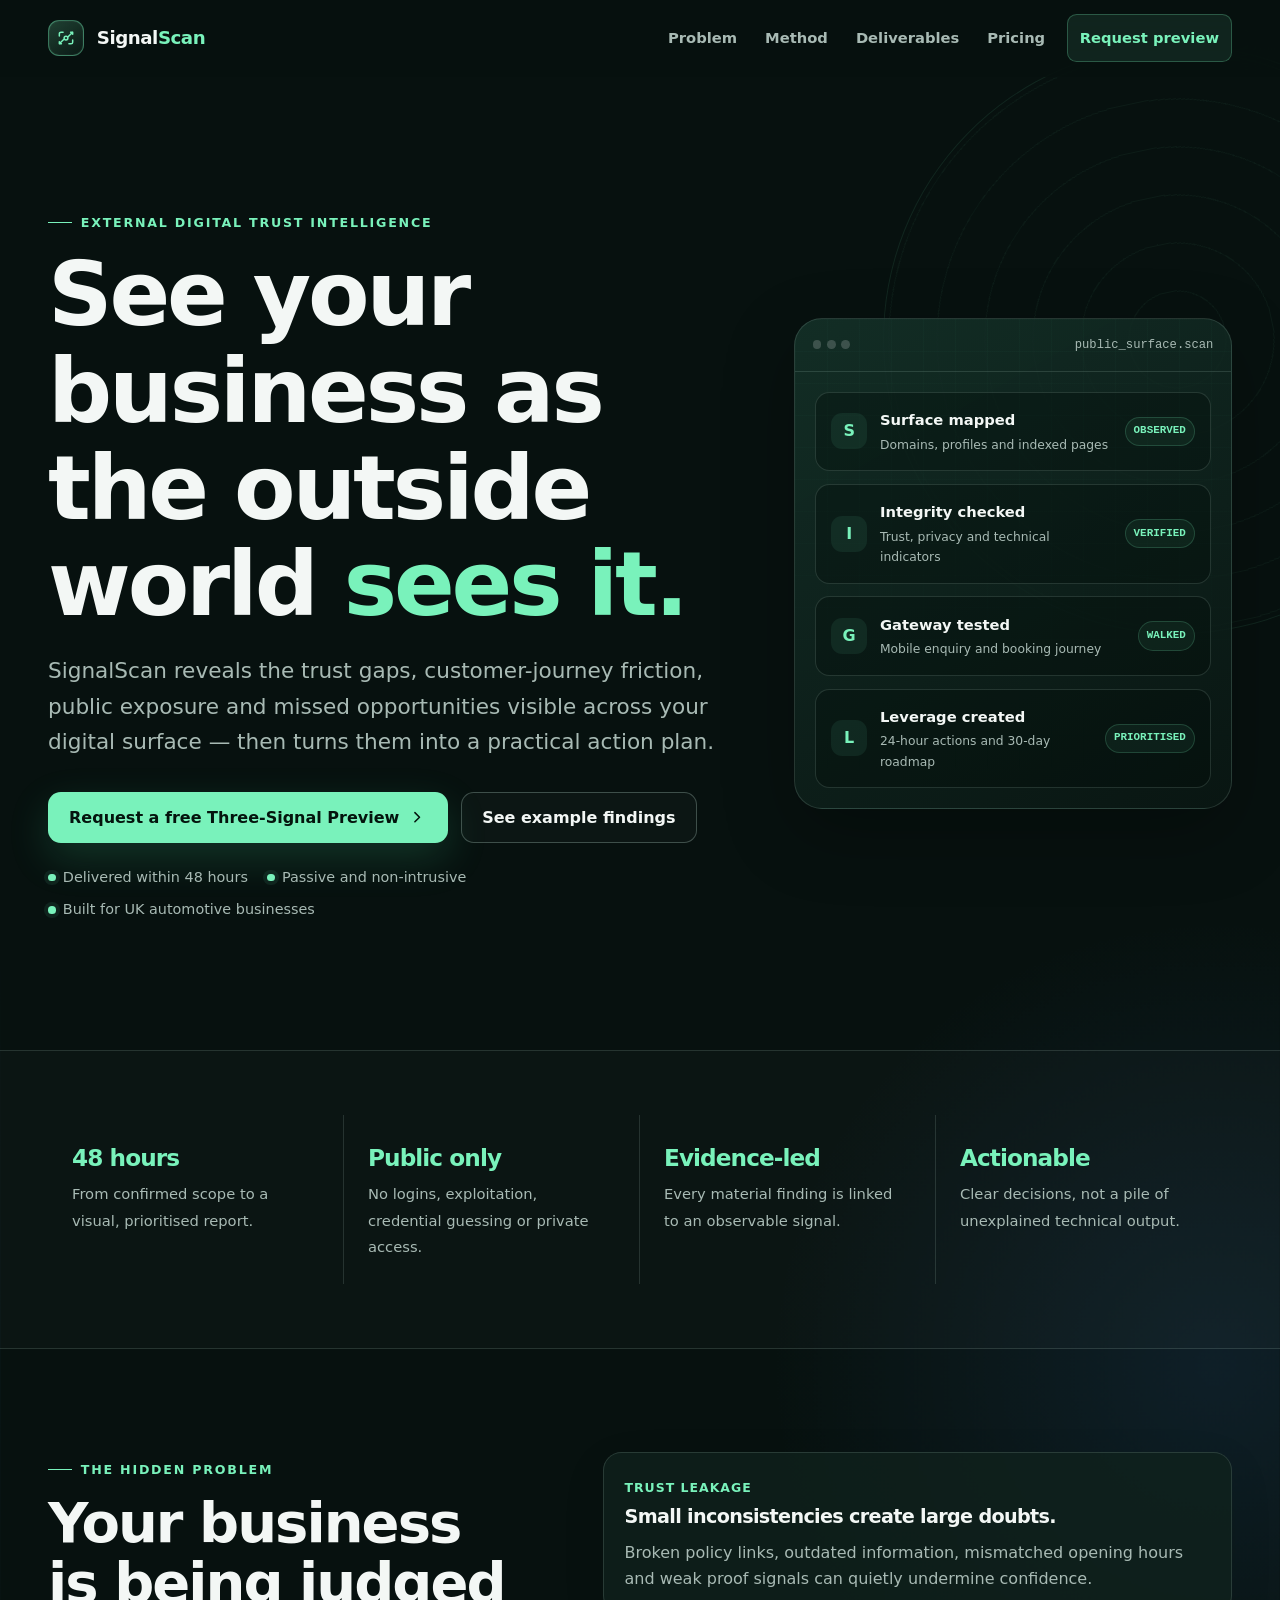
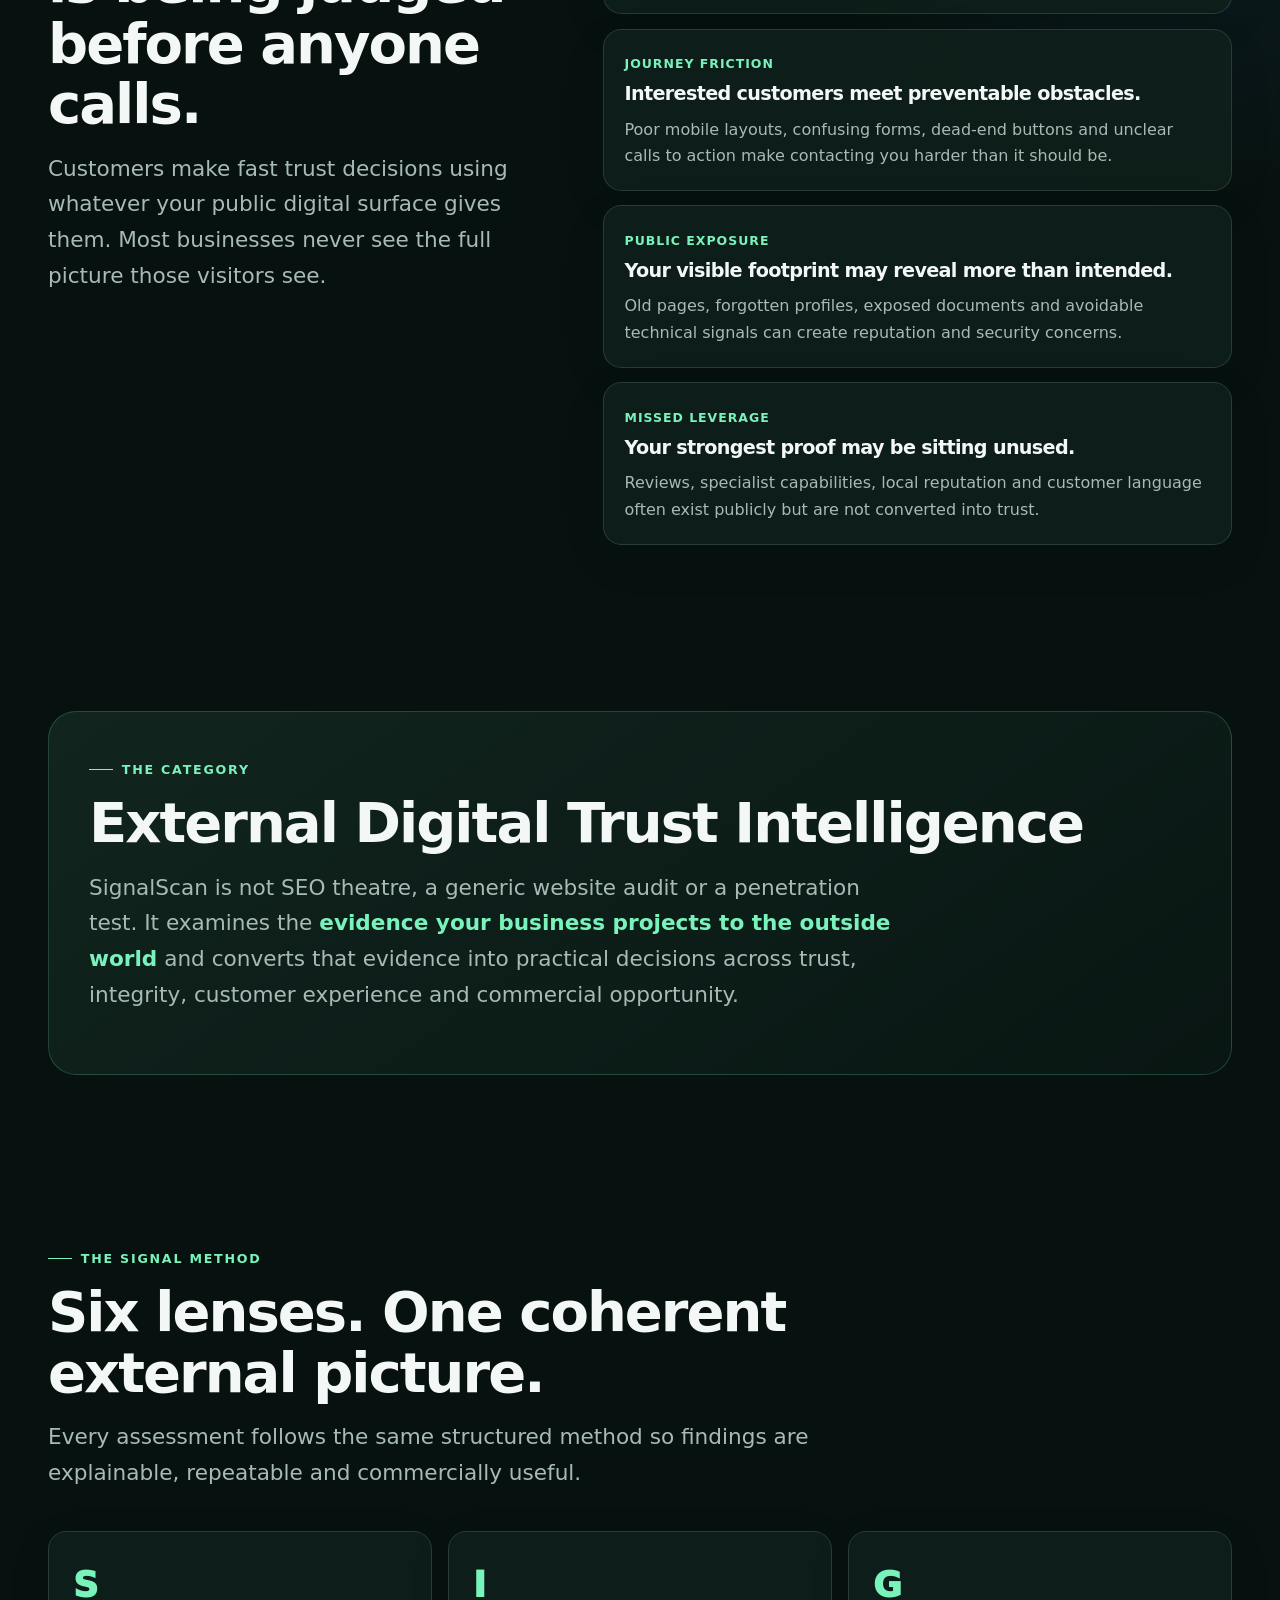
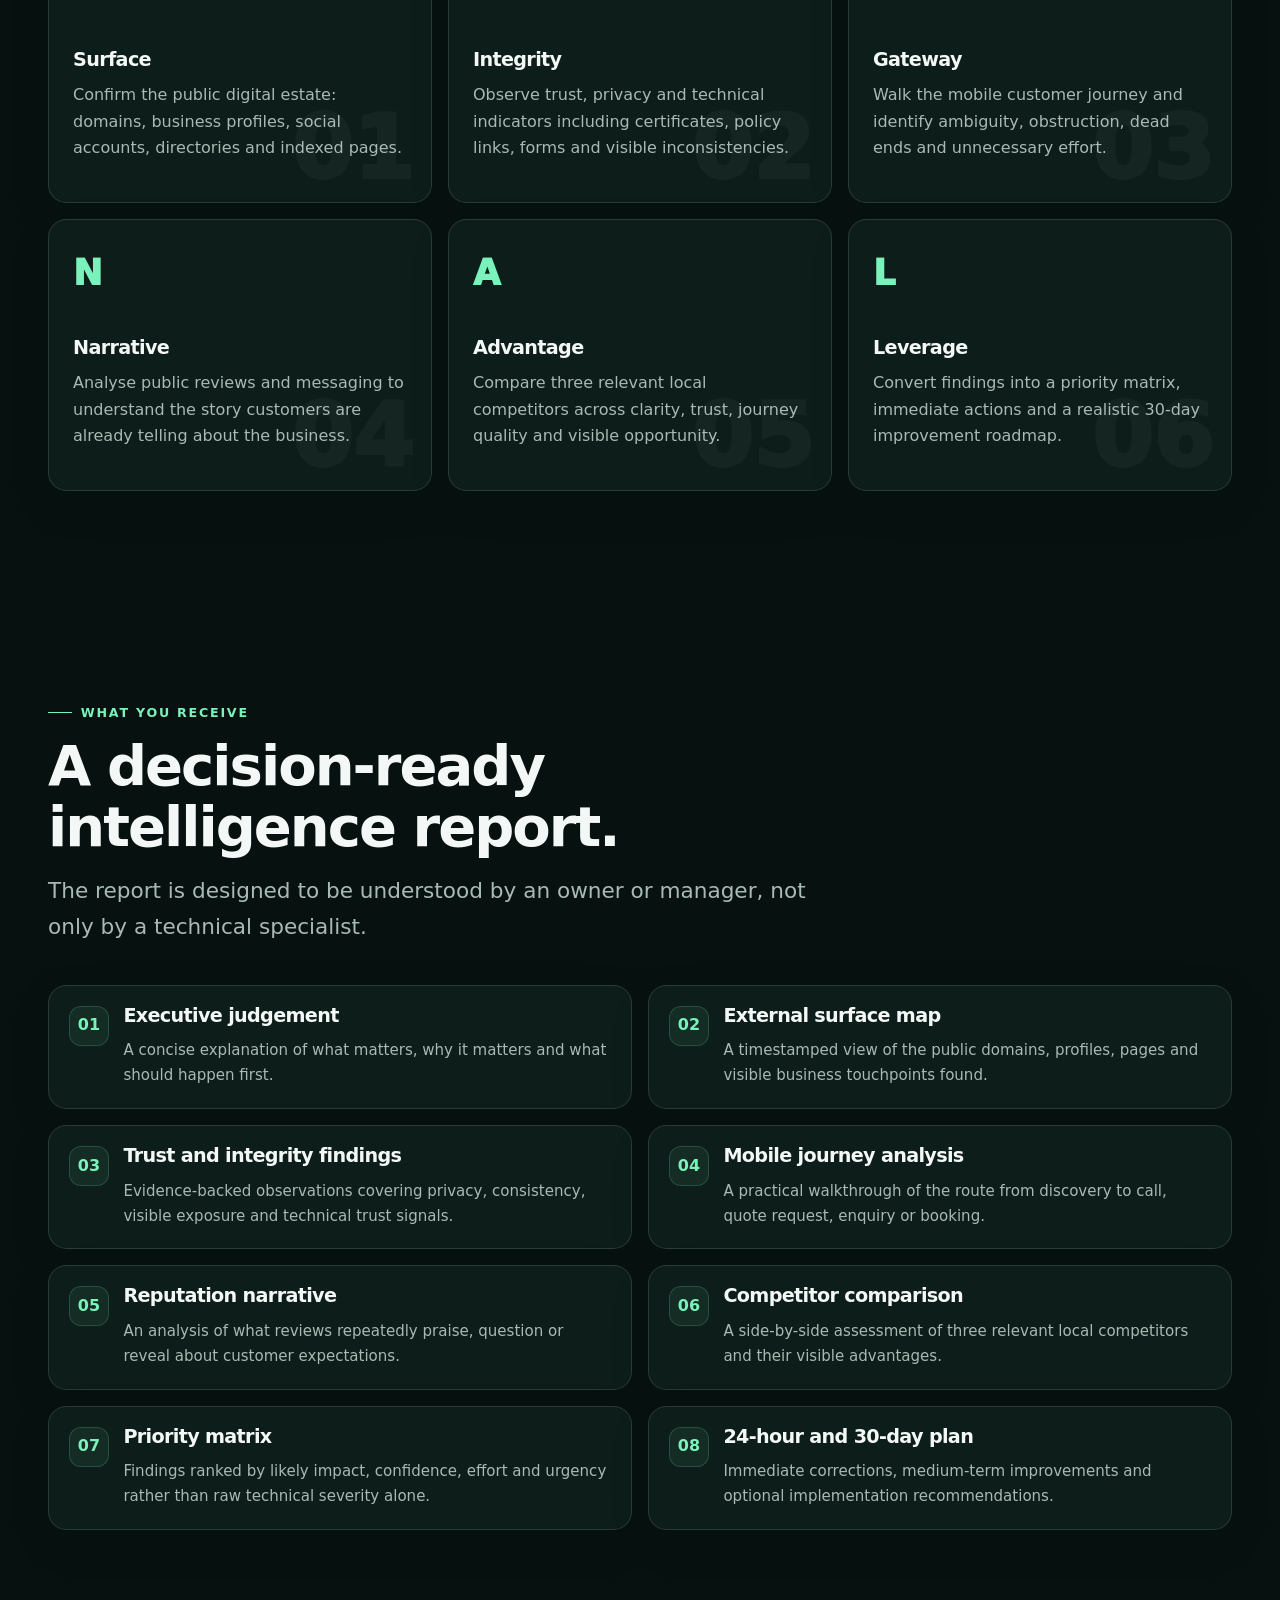
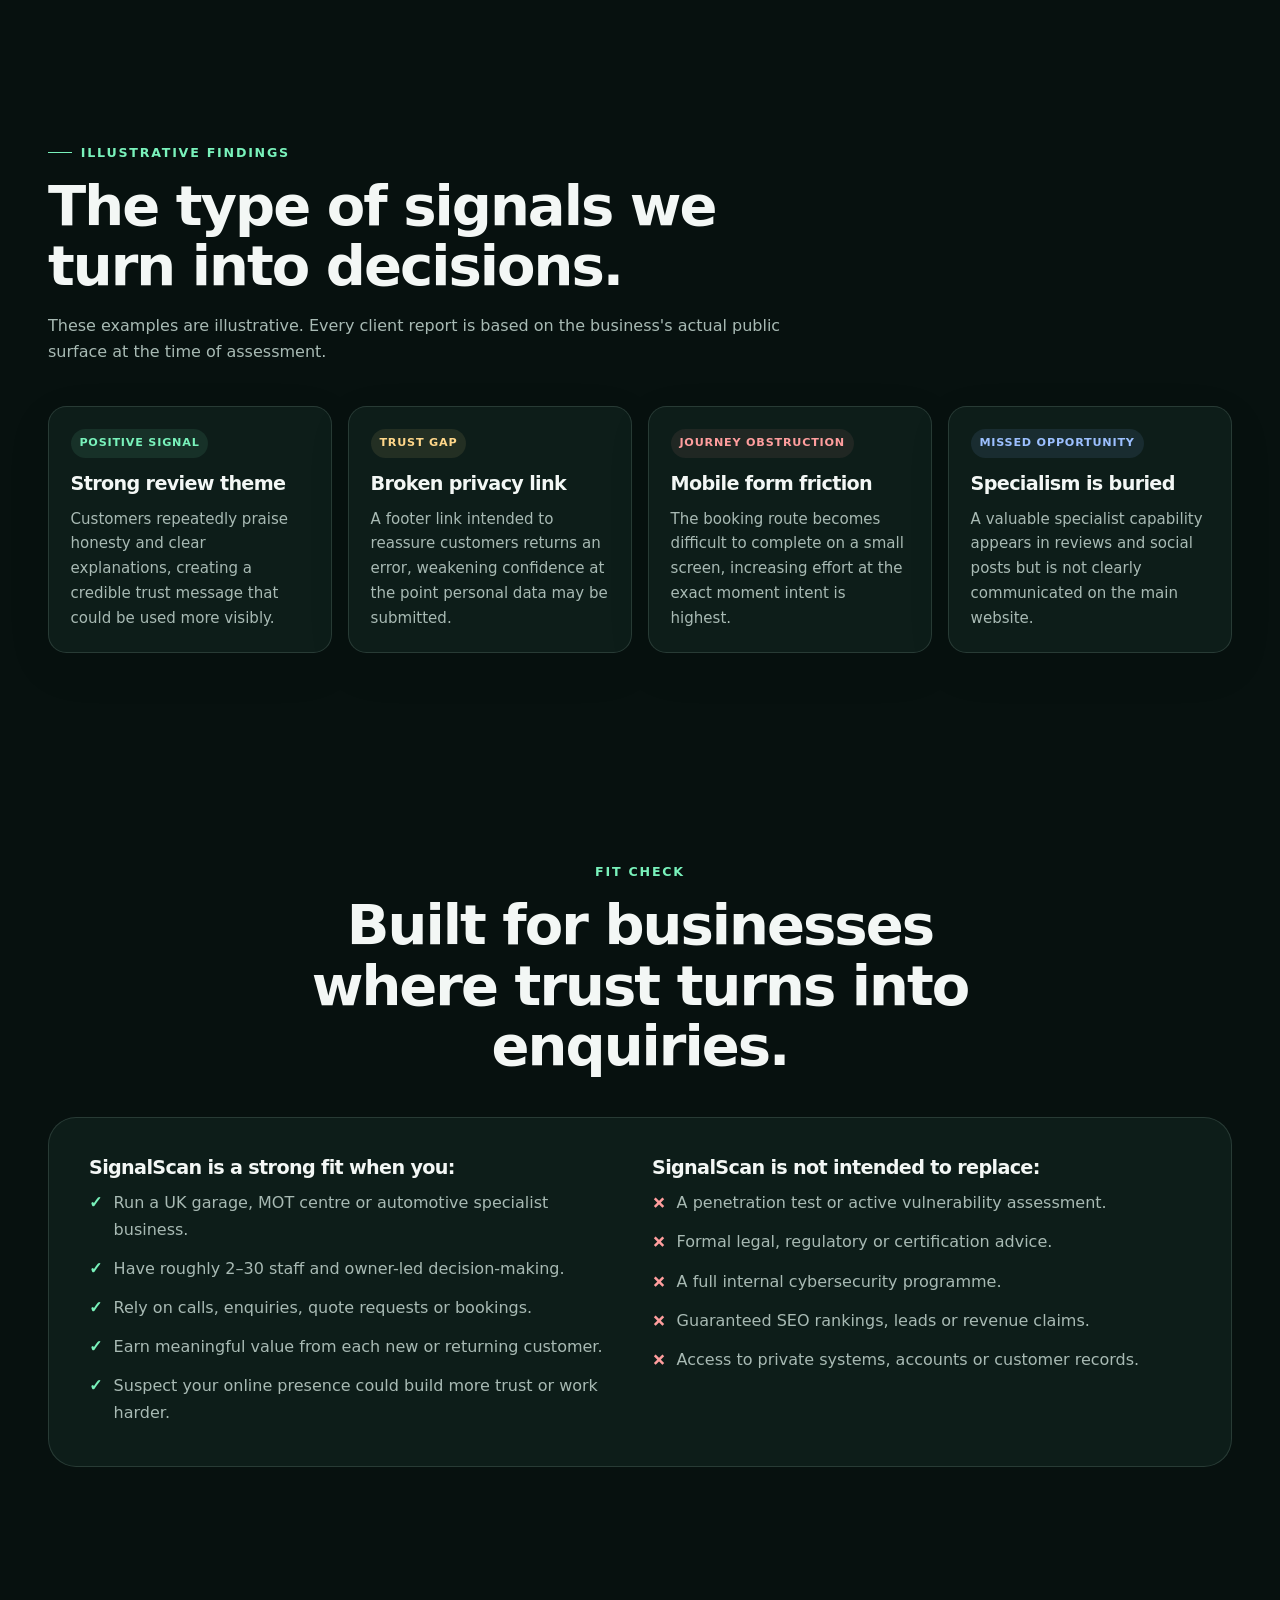
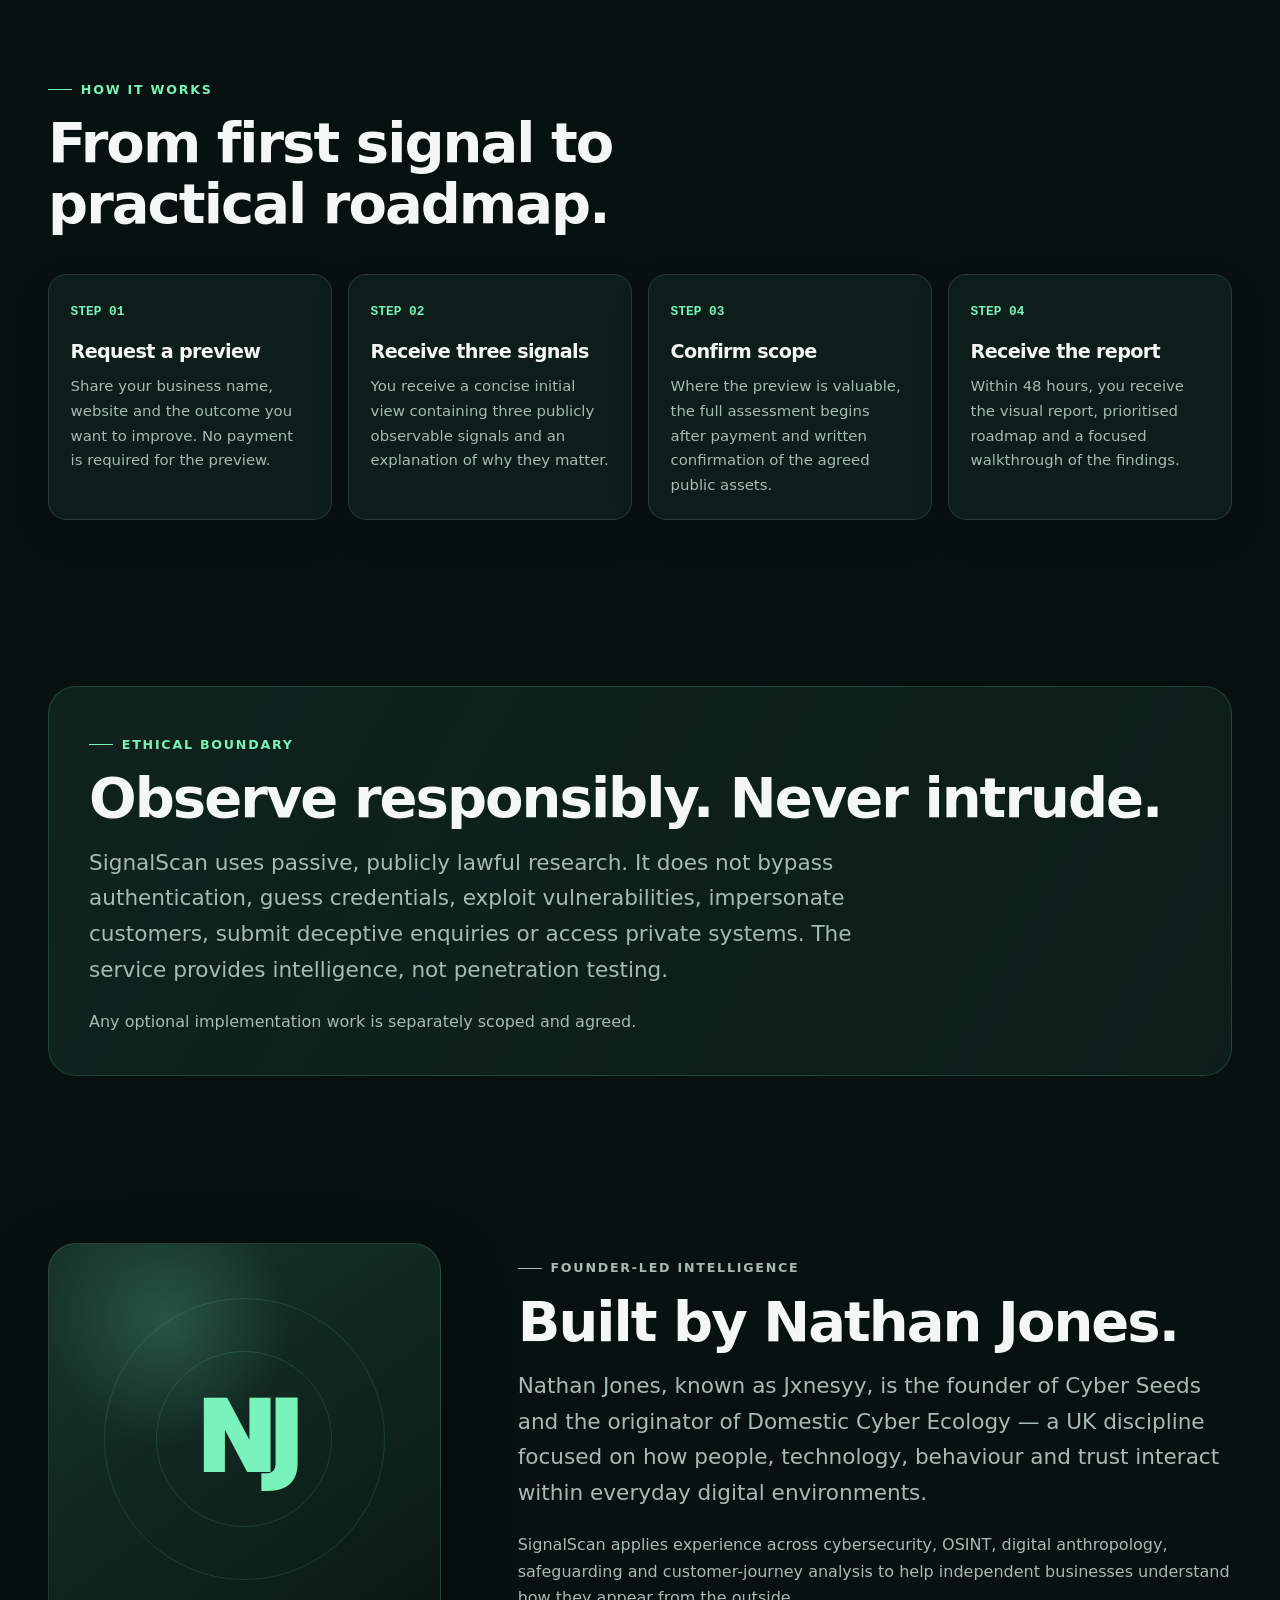
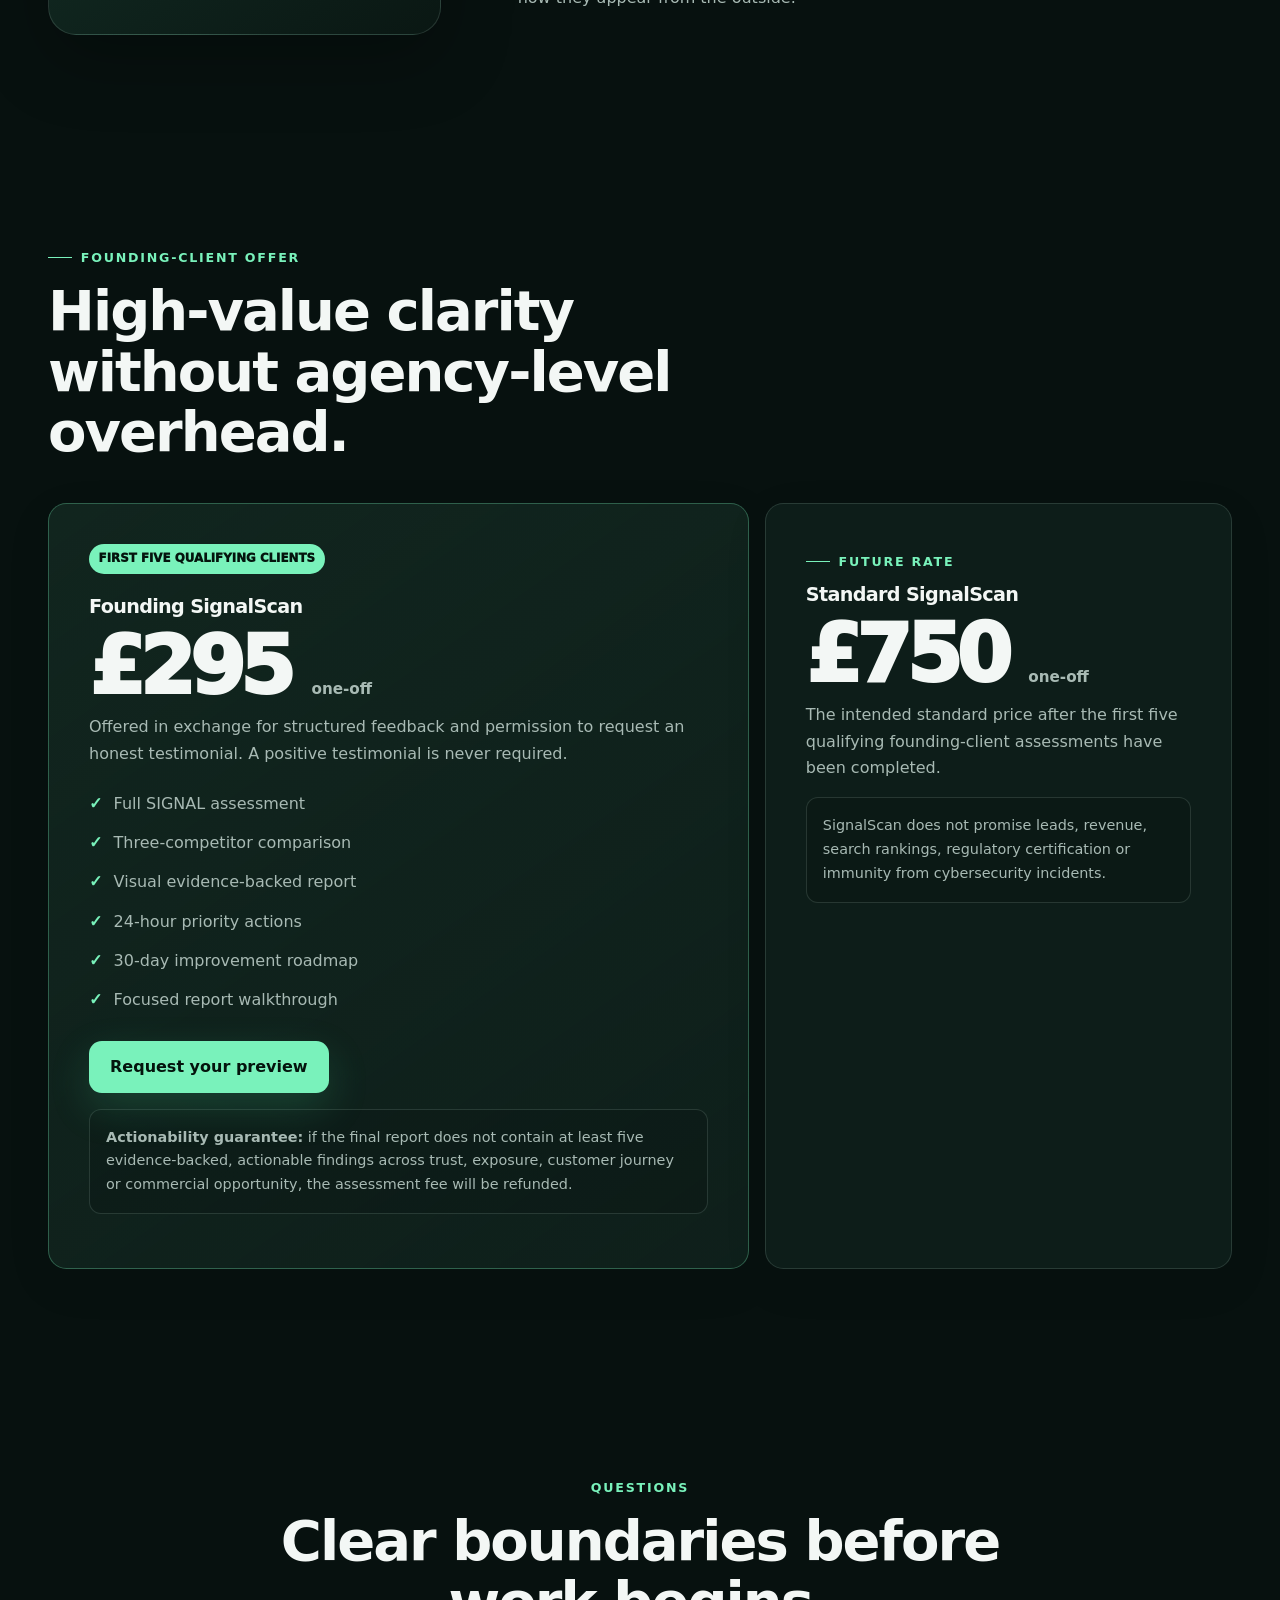
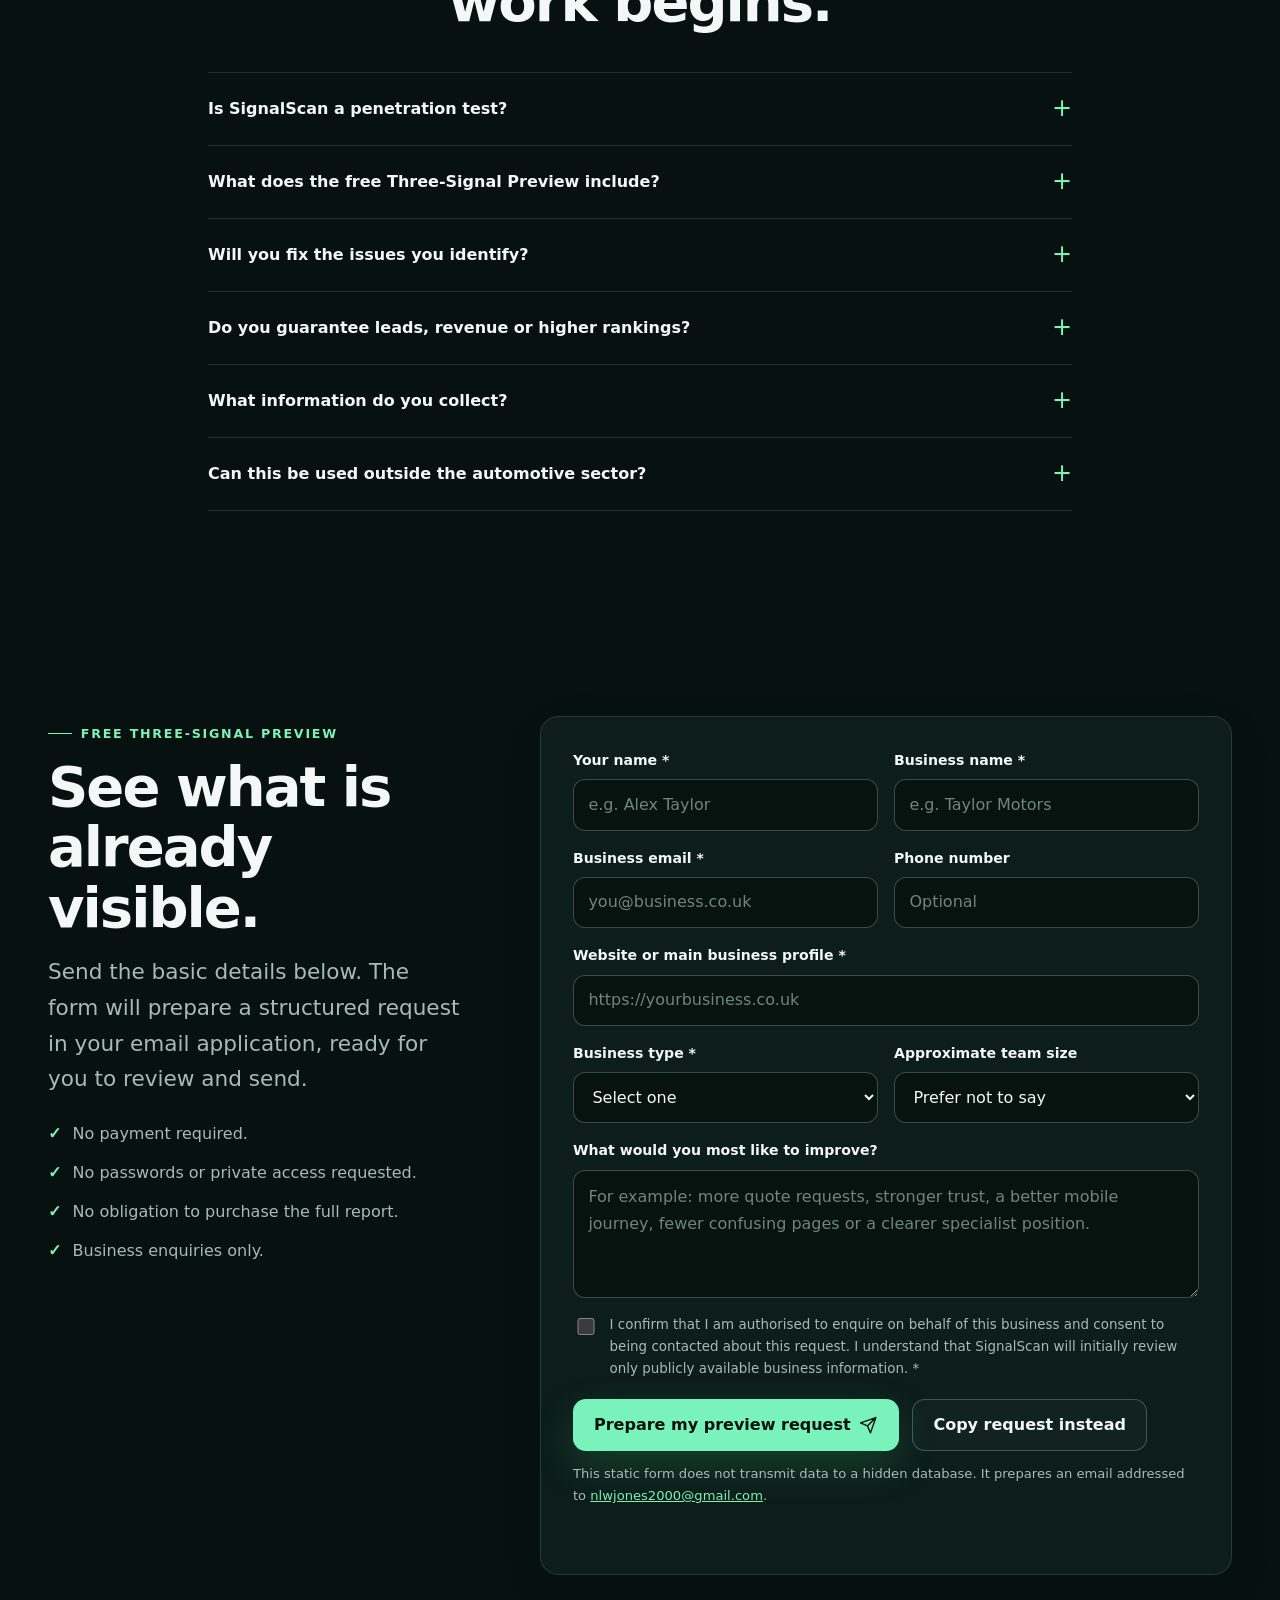
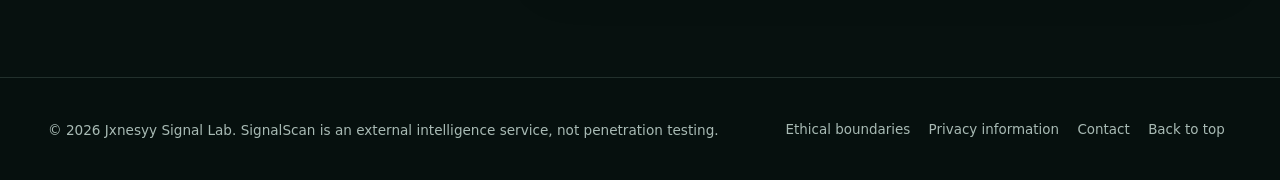
<file: website/index.html>
<!DOCTYPE html>
<html lang="en-GB" data-theme="dark">
<head>
  <meta charset="utf-8">
  <meta http-equiv="X-UA-Compatible" content="IE=edge">
  <meta name="viewport" content="width=device-width, initial-scale=1, viewport-fit=cover">
  <meta name="theme-color" content="#07110f">
  <meta name="color-scheme" content="dark">
  <meta name="robots" content="index,follow,max-image-preview:large">
  <meta name="description" content="SignalScan reveals how your business appears to customers, competitors and opportunistic attackers through a 48-hour external digital trust intelligence report.">

  <title>SignalScan | External Digital Trust Intelligence</title>

  <meta property="og:type" content="website">
  <meta property="og:title" content="SignalScan | External Digital Trust Intelligence">
  <meta property="og:description" content="See the trust gaps, customer-journey friction and missed opportunities visible across your public digital surface.">
  <meta property="og:site_name" content="SignalScan">
  <meta property="og:locale" content="en_GB">

  <meta name="twitter:card" content="summary_large_image">
  <meta name="twitter:title" content="SignalScan | External Digital Trust Intelligence">
  <meta name="twitter:description" content="A 48-hour external digital trust intelligence report for founder-led UK automotive businesses.">

  <style>
    :root {
      --bg: #07110f;
      --bg-soft: #0b1714;
      --surface: rgba(16, 34, 29, 0.78);
      --surface-strong: #10221d;
      --surface-hover: #143028;
      --text: #f3f7f5;
      --muted: #a8bab4;
      --line: rgba(192, 226, 214, 0.15);
      --line-strong: rgba(192, 226, 214, 0.28);
      --accent: #79f2bb;
      --accent-strong: #41d895;
      --accent-ink: #04140d;
      --warning: #ffd78a;
      --danger: #ff9e9e;
      --shadow: 0 24px 70px rgba(0, 0, 0, 0.28);
      --radius-sm: 0.75rem;
      --radius: 1.15rem;
      --radius-lg: 1.75rem;
      --container: 74rem;
      --header-height: 4.75rem;
    }

    *,
    *::before,
    *::after {
      box-sizing: border-box;
    }

    html {
      scroll-behavior: smooth;
      scroll-padding-top: calc(var(--header-height) + 1rem);
    }

    body {
      margin: 0;
      min-height: 100vh;
      overflow-x: hidden;
      background:
        radial-gradient(circle at 10% -10%, rgba(65, 216, 149, 0.16), transparent 32rem),
        radial-gradient(circle at 95% 12%, rgba(81, 155, 255, 0.10), transparent 28rem),
        var(--bg);
      color: var(--text);
      font-family:
        Inter, ui-sans-serif, system-ui, -apple-system, BlinkMacSystemFont,
        "Segoe UI", sans-serif;
      font-size: 1rem;
      line-height: 1.65;
      text-rendering: optimizeLegibility;
      -webkit-font-smoothing: antialiased;
    }

    body.nav-open {
      overflow: hidden;
    }

    a {
      color: inherit;
    }

    img,
    svg {
      display: block;
      max-width: 100%;
    }

    button,
    input,
    textarea,
    select {
      font: inherit;
    }

    button,
    a {
      -webkit-tap-highlight-color: transparent;
    }

    :focus-visible {
      outline: 3px solid var(--accent);
      outline-offset: 4px;
    }

    ::selection {
      background: var(--accent);
      color: var(--accent-ink);
    }

    .skip-link {
      position: fixed;
      z-index: 9999;
      top: 0.75rem;
      left: 0.75rem;
      padding: 0.7rem 1rem;
      transform: translateY(-160%);
      border-radius: 999px;
      background: var(--accent);
      color: var(--accent-ink);
      font-weight: 800;
      text-decoration: none;
      transition: transform 180ms ease;
    }

    .skip-link:focus {
      transform: translateY(0);
    }

    .container {
      width: min(calc(100% - 2rem), var(--container));
      margin-inline: auto;
    }

    .section {
      position: relative;
      padding: clamp(4rem, 8vw, 7.5rem) 0;
    }

    .section-tight {
      padding: clamp(2.75rem, 5vw, 4.5rem) 0;
    }

    .eyebrow {
      display: inline-flex;
      align-items: center;
      gap: 0.55rem;
      margin: 0 0 1rem;
      color: var(--accent);
      font-size: 0.79rem;
      font-weight: 900;
      letter-spacing: 0.14em;
      line-height: 1.2;
      text-transform: uppercase;
    }

    .eyebrow::before {
      width: 1.5rem;
      height: 1px;
      background: currentColor;
      content: "";
    }

    h1,
    h2,
    h3,
    h4,
    p {
      margin-top: 0;
    }

    h1,
    h2,
    h3,
    h4 {
      line-height: 1.08;
      letter-spacing: -0.035em;
    }

    h2 {
      max-width: 16ch;
      margin-bottom: 1.25rem;
      font-size: clamp(2.65rem, 7vw, 5.8rem);
    }

    h3 {
      margin-bottom: 1rem;
      font-size: clamp(2rem, 4.5vw, 3.5rem);
    }

    h4 {
      margin-bottom: 0.75rem;
      font-size: 1.2rem;
    }

    .lead {
      max-width: 60ch;
      color: var(--muted);
      font-size: clamp(1.08rem, 2.2vw, 1.35rem);
    }

    .muted {
      color: var(--muted);
    }

    .text-centre {
      text-align: center;
    }

    .section-heading {
      max-width: 48rem;
      margin-bottom: 2.5rem;
    }

    .section-heading.centre {
      margin-inline: auto;
      text-align: center;
    }

    .section-heading.centre .eyebrow {
      justify-content: center;
    }

    .section-heading.centre .eyebrow::before {
      display: none;
    }

    .site-header {
      position: sticky;
      z-index: 1000;
      top: 0;
      min-height: var(--header-height);
      border-bottom: 1px solid transparent;
      background: rgba(7, 17, 15, 0.78);
      backdrop-filter: blur(18px);
      -webkit-backdrop-filter: blur(18px);
      transition:
        border-color 180ms ease,
        box-shadow 180ms ease,
        background 180ms ease;
    }

    .site-header.scrolled {
      border-color: var(--line);
      background: rgba(7, 17, 15, 0.94);
      box-shadow: 0 12px 38px rgba(0, 0, 0, 0.18);
    }

    .header-inner {
      display: flex;
      min-height: var(--header-height);
      align-items: center;
      justify-content: space-between;
      gap: 1rem;
    }

    .brand {
      display: inline-flex;
      align-items: center;
      gap: 0.8rem;
      color: var(--text);
      font-weight: 900;
      letter-spacing: -0.03em;
      text-decoration: none;
    }

    .brand-mark {
      display: grid;
      width: 2.25rem;
      height: 2.25rem;
      place-items: center;
      border: 1px solid rgba(121, 242, 187, 0.4);
      border-radius: 0.7rem;
      background:
        linear-gradient(145deg, rgba(121, 242, 187, 0.22), rgba(121, 242, 187, 0.04));
      color: var(--accent);
      box-shadow: inset 0 0 0 1px rgba(255, 255, 255, 0.03);
    }

    .brand-mark svg {
      width: 1.25rem;
    }

    .brand-name {
      font-size: 1.14rem;
    }

    .brand-name span {
      color: var(--accent);
    }

    .nav-toggle {
      display: none;
      width: 2.75rem;
      height: 2.75rem;
      padding: 0;
      place-items: center;
      border: 1px solid var(--line);
      border-radius: 0.75rem;
      background: var(--surface);
      color: var(--text);
      cursor: pointer;
    }

    .nav-toggle svg {
      width: 1.35rem;
      height: 1.35rem;
    }

    .nav-list,
    .footer-nav {
      display: flex;
      align-items: center;
      gap: 0.25rem;
      margin: 0;
      padding: 0;
      list-style: none;
    }

    .nav-list a {
      display: inline-flex;
      padding: 0.65rem 0.75rem;
      border-radius: 0.6rem;
      color: var(--muted);
      font-size: 0.92rem;
      font-weight: 700;
      text-decoration: none;
      transition:
        color 160ms ease,
        background 160ms ease;
    }

    .nav-list a:hover {
      background: rgba(255, 255, 255, 0.04);
      color: var(--text);
    }

    .nav-list .nav-cta {
      margin-left: 0.35rem;
      border: 1px solid rgba(121, 242, 187, 0.26);
      background: rgba(121, 242, 187, 0.09);
      color: var(--accent);
    }

    .hero {
      min-height: calc(100vh - var(--header-height));
      display: grid;
      align-items: center;
      overflow: hidden;
      padding: clamp(4rem, 10vw, 8rem) 0;
    }

    .hero::after {
      position: absolute;
      z-index: -1;
      top: 5%;
      right: -12rem;
      width: min(46vw, 40rem);
      aspect-ratio: 1;
      border: 1px solid rgba(121, 242, 187, 0.1);
      border-radius: 50%;
      background:
        repeating-radial-gradient(
          circle,
          rgba(121, 242, 187, 0.055) 0 1px,
          transparent 1px 3rem
        );
      content: "";
      opacity: 0.9;
      transform: rotate(-12deg);
    }

    .hero-grid {
      display: grid;
      align-items: center;
      gap: clamp(2.5rem, 6vw, 6rem);
      grid-template-columns: minmax(0, 1.1fr) minmax(18rem, 0.72fr);
    }

    .hero-copy {
      max-width: 49rem;
    }

    .hero h2 span {
      color: var(--accent);
    }

    .hero-actions {
      display: flex;
      flex-wrap: wrap;
      gap: 0.85rem;
      margin: 2rem 0 1.4rem;
    }

    .button {
      display: inline-flex;
      min-height: 3.2rem;
      align-items: center;
      justify-content: center;
      gap: 0.55rem;
      padding: 0.85rem 1.25rem;
      border: 1px solid transparent;
      border-radius: 0.8rem;
      font-weight: 850;
      line-height: 1.1;
      text-align: center;
      text-decoration: none;
      cursor: pointer;
      transition:
        transform 160ms ease,
        border-color 160ms ease,
        background 160ms ease,
        box-shadow 160ms ease;
    }

    .button:hover {
      transform: translateY(-2px);
    }

    .button.primary {
      background: var(--accent);
      color: var(--accent-ink);
      box-shadow: 0 15px 40px rgba(65, 216, 149, 0.18);
    }

    .button.primary:hover {
      background: #92f8ca;
      box-shadow: 0 20px 44px rgba(65, 216, 149, 0.24);
    }

    .button.secondary {
      border-color: var(--line-strong);
      background: rgba(255, 255, 255, 0.025);
      color: var(--text);
    }

    .button.secondary:hover {
      border-color: rgba(121, 242, 187, 0.4);
      background: rgba(121, 242, 187, 0.07);
    }

    .button svg {
      width: 1.15rem;
      height: 1.15rem;
    }

    .hero-proof {
      display: flex;
      flex-wrap: wrap;
      gap: 0.55rem 1.2rem;
      margin: 0;
      padding: 0;
      color: var(--muted);
      font-size: 0.9rem;
      list-style: none;
    }

    .hero-proof li {
      display: inline-flex;
      align-items: center;
      gap: 0.45rem;
    }

    .hero-proof li::before {
      width: 0.48rem;
      height: 0.48rem;
      border-radius: 50%;
      background: var(--accent);
      box-shadow: 0 0 0 4px rgba(121, 242, 187, 0.08);
      content: "";
    }

    .signal-console {
      position: relative;
      overflow: hidden;
      border: 1px solid var(--line);
      border-radius: var(--radius-lg);
      background:
        linear-gradient(150deg, rgba(21, 49, 41, 0.88), rgba(10, 23, 19, 0.9));
      box-shadow: var(--shadow);
    }

    .signal-console::before {
      position: absolute;
      inset: 0;
      background:
        linear-gradient(rgba(121, 242, 187, 0.025) 1px, transparent 1px),
        linear-gradient(90deg, rgba(121, 242, 187, 0.025) 1px, transparent 1px);
      background-size: 2rem 2rem;
      content: "";
      mask-image: linear-gradient(to bottom, black, transparent);
      pointer-events: none;
    }

    .console-head {
      display: flex;
      align-items: center;
      justify-content: space-between;
      gap: 1rem;
      padding: 1rem 1.1rem;
      border-bottom: 1px solid var(--line);
      color: var(--muted);
      font-family: ui-monospace, SFMono-Regular, Menlo, monospace;
      font-size: 0.76rem;
    }

    .console-dots {
      display: flex;
      gap: 0.35rem;
    }

    .console-dots span {
      width: 0.55rem;
      height: 0.55rem;
      border-radius: 50%;
      background: rgba(255, 255, 255, 0.18);
    }

    .console-body {
      position: relative;
      display: grid;
      gap: 0.8rem;
      padding: 1.25rem;
    }

    .signal-row {
      display: grid;
      align-items: center;
      gap: 0.8rem;
      padding: 0.95rem;
      border: 1px solid var(--line);
      border-radius: 0.9rem;
      background: rgba(3, 12, 9, 0.32);
      grid-template-columns: auto 1fr auto;
    }

    .signal-icon {
      display: grid;
      width: 2.25rem;
      height: 2.25rem;
      place-items: center;
      border-radius: 0.7rem;
      background: rgba(121, 242, 187, 0.08);
      color: var(--accent);
      font-weight: 900;
    }

    .signal-row strong,
    .signal-row small {
      display: block;
    }

    .signal-row strong {
      font-size: 0.92rem;
    }

    .signal-row small {
      margin-top: 0.15rem;
      color: var(--muted);
      font-size: 0.77rem;
    }

    .status {
      padding: 0.3rem 0.5rem;
      border: 1px solid rgba(121, 242, 187, 0.18);
      border-radius: 999px;
      background: rgba(121, 242, 187, 0.06);
      color: var(--accent);
      font-family: ui-monospace, SFMono-Regular, Menlo, monospace;
      font-size: 0.68rem;
      font-weight: 800;
      text-transform: uppercase;
    }

    .trust-strip {
      border-block: 1px solid var(--line);
      background: rgba(255, 255, 255, 0.015);
    }

    .trust-grid {
      display: grid;
      grid-template-columns: repeat(4, 1fr);
    }

    .trust-item {
      min-height: 8.5rem;
      padding: 1.5rem;
      border-right: 1px solid var(--line);
    }

    .trust-item:last-child {
      border-right: 0;
    }

    .trust-item strong {
      display: block;
      margin-bottom: 0.25rem;
      color: var(--accent);
      font-size: 1.45rem;
      letter-spacing: -0.04em;
    }

    .trust-item span {
      color: var(--muted);
      font-size: 0.92rem;
    }

    .split {
      display: grid;
      align-items: start;
      gap: clamp(2.5rem, 7vw, 6rem);
      grid-template-columns: minmax(0, 0.85fr) minmax(0, 1.15fr);
    }

    .problem-panel {
      position: sticky;
      top: calc(var(--header-height) + 2rem);
    }

    .problem-list {
      display: grid;
      gap: 0.9rem;
    }

    .problem-card,
    .method-card,
    .finding-card,
    .deliverable-card,
    .process-card,
    .price-card,
    .form-card {
      border: 1px solid var(--line);
      border-radius: var(--radius);
      background: var(--surface);
      box-shadow: 0 14px 46px rgba(0, 0, 0, 0.08);
    }

    .problem-card {
      padding: 1.3rem;
    }

    .problem-card span {
      display: inline-flex;
      margin-bottom: 0.55rem;
      color: var(--accent);
      font-size: 0.78rem;
      font-weight: 900;
      letter-spacing: 0.08em;
      text-transform: uppercase;
    }

    .problem-card p {
      margin-bottom: 0;
      color: var(--muted);
    }

    .category-callout {
      padding: clamp(1.5rem, 4vw, 2.5rem);
      border: 1px solid rgba(121, 242, 187, 0.2);
      border-radius: var(--radius-lg);
      background:
        linear-gradient(145deg, rgba(121, 242, 187, 0.09), rgba(121, 242, 187, 0.025));
    }

    .category-callout strong {
      color: var(--accent);
    }

    .method-grid {
      display: grid;
      gap: 1rem;
      grid-template-columns: repeat(3, 1fr);
    }

    .method-card {
      position: relative;
      min-height: 17rem;
      overflow: hidden;
      padding: 1.5rem;
      transition:
        transform 180ms ease,
        border-color 180ms ease,
        background 180ms ease;
    }

    .method-card:hover {
      transform: translateY(-4px);
      border-color: rgba(121, 242, 187, 0.32);
      background: var(--surface-hover);
    }

    .method-letter {
      display: inline-flex;
      margin-bottom: 2.25rem;
      color: var(--accent);
      font-size: 2.2rem;
      font-weight: 950;
      letter-spacing: -0.06em;
    }

    .method-card p {
      margin-bottom: 0;
      color: var(--muted);
    }

    .method-number {
      position: absolute;
      right: 1.1rem;
      bottom: 0.55rem;
      color: rgba(255, 255, 255, 0.035);
      font-size: 5.5rem;
      font-weight: 950;
      line-height: 1;
    }

    .deliverable-grid {
      display: grid;
      gap: 1rem;
      grid-template-columns: repeat(2, 1fr);
    }

    .deliverable-card {
      display: grid;
      gap: 0.9rem;
      padding: 1.25rem;
      grid-template-columns: auto 1fr;
    }

    .deliverable-icon {
      display: grid;
      width: 2.5rem;
      height: 2.5rem;
      place-items: center;
      border: 1px solid rgba(121, 242, 187, 0.18);
      border-radius: 0.75rem;
      background: rgba(121, 242, 187, 0.07);
      color: var(--accent);
      font-weight: 900;
    }

    .deliverable-card p {
      margin-bottom: 0;
      color: var(--muted);
      font-size: 0.94rem;
    }

    .findings-grid {
      display: grid;
      gap: 1rem;
      grid-template-columns: repeat(4, 1fr);
    }

    .finding-card {
      padding: 1.35rem;
    }

    .finding-label {
      display: inline-flex;
      margin-bottom: 1rem;
      padding: 0.32rem 0.55rem;
      border-radius: 999px;
      font-size: 0.7rem;
      font-weight: 900;
      letter-spacing: 0.07em;
      text-transform: uppercase;
    }

    .finding-label.positive {
      background: rgba(121, 242, 187, 0.09);
      color: var(--accent);
    }

    .finding-label.gap {
      background: rgba(255, 215, 138, 0.09);
      color: var(--warning);
    }

    .finding-label.friction {
      background: rgba(255, 158, 158, 0.08);
      color: var(--danger);
    }

    .finding-label.opportunity {
      background: rgba(128, 174, 255, 0.1);
      color: #9cc0ff;
    }

    .finding-card p {
      margin-bottom: 0;
      color: var(--muted);
      font-size: 0.94rem;
    }

    .ideal-box {
      display: grid;
      gap: 1.5rem;
      padding: clamp(1.5rem, 4vw, 2.5rem);
      border: 1px solid var(--line);
      border-radius: var(--radius-lg);
      background: var(--surface);
      grid-template-columns: 1fr 1fr;
    }

    .check-list,
    .cross-list {
      display: grid;
      gap: 0.8rem;
      margin: 0;
      padding: 0;
      list-style: none;
    }

    .check-list li,
    .cross-list li {
      display: grid;
      gap: 0.7rem;
      color: var(--muted);
      grid-template-columns: auto 1fr;
    }

    .check-list li::before {
      color: var(--accent);
      content: "✓";
      font-weight: 950;
    }

    .cross-list li::before {
      color: var(--danger);
      content: "×";
      font-weight: 950;
    }

    .process-grid {
      display: grid;
      gap: 1rem;
      grid-template-columns: repeat(4, 1fr);
    }

    .process-card {
      padding: 1.35rem;
    }

    .process-step {
      display: inline-flex;
      margin-bottom: 1.25rem;
      color: var(--accent);
      font-family: ui-monospace, SFMono-Regular, Menlo, monospace;
      font-size: 0.8rem;
      font-weight: 900;
    }

    .process-card p {
      margin-bottom: 0;
      color: var(--muted);
      font-size: 0.93rem;
    }

    .ethics-band {
      padding: clamp(1.5rem, 4vw, 2.5rem);
      border: 1px solid rgba(121, 242, 187, 0.18);
      border-radius: var(--radius-lg);
      background:
        linear-gradient(120deg, rgba(121, 242, 187, 0.08), rgba(16, 34, 29, 0.72));
    }

    .ethics-band p:last-child {
      margin-bottom: 0;
    }

    .founder-grid {
      display: grid;
      align-items: center;
      gap: clamp(2rem, 6vw, 5rem);
      grid-template-columns: minmax(15rem, 0.55fr) minmax(0, 1fr);
    }

    .founder-mark {
      position: relative;
      display: grid;
      aspect-ratio: 1;
      place-items: center;
      overflow: hidden;
      border: 1px solid var(--line);
      border-radius: var(--radius-lg);
      background:
        radial-gradient(circle at 30% 20%, rgba(121, 242, 187, 0.2), transparent 30%),
        linear-gradient(145deg, #16352b, #0a1713);
      box-shadow: var(--shadow);
    }

    .founder-mark::before,
    .founder-mark::after {
      position: absolute;
      border: 1px solid rgba(121, 242, 187, 0.14);
      border-radius: 50%;
      content: "";
    }

    .founder-mark::before {
      width: 72%;
      aspect-ratio: 1;
    }

    .founder-mark::after {
      width: 45%;
      aspect-ratio: 1;
    }

    .founder-initials {
      position: relative;
      z-index: 1;
      color: var(--accent);
      font-size: clamp(3rem, 8vw, 6rem);
      font-weight: 950;
      letter-spacing: -0.09em;
    }

    .founder-copy p {
      color: var(--muted);
    }

    .pricing-grid {
      display: grid;
      align-items: stretch;
      gap: 1rem;
      grid-template-columns: 1.2fr 0.8fr;
    }

    .price-card {
      position: relative;
      overflow: hidden;
      padding: clamp(1.5rem, 4vw, 2.5rem);
    }

    .price-card.featured {
      border-color: rgba(121, 242, 187, 0.3);
      background:
        linear-gradient(145deg, rgba(121, 242, 187, 0.09), rgba(16, 34, 29, 0.88));
    }

    .price-badge {
      display: inline-flex;
      margin-bottom: 1.4rem;
      padding: 0.35rem 0.6rem;
      border-radius: 999px;
      background: var(--accent);
      color: var(--accent-ink);
      font-size: 0.74rem;
      font-weight: 950;
      text-transform: uppercase;
    }

    .price {
      margin-bottom: 0.55rem;
      color: var(--text);
      font-size: clamp(3rem, 7vw, 5rem);
      font-weight: 950;
      letter-spacing: -0.07em;
      line-height: 0.95;
    }

    .price small {
      color: var(--muted);
      font-size: 0.95rem;
      font-weight: 700;
      letter-spacing: normal;
    }

    .price-card .check-list {
      margin: 1.5rem 0 1.75rem;
    }

    .guarantee {
      margin-top: 1rem;
      padding: 1rem;
      border: 1px solid var(--line);
      border-radius: var(--radius-sm);
      background: rgba(0, 0, 0, 0.12);
      color: var(--muted);
      font-size: 0.9rem;
    }

    .faq-list {
      max-width: 54rem;
      margin-inline: auto;
    }

    details {
      border-bottom: 1px solid var(--line);
    }

    details:first-child {
      border-top: 1px solid var(--line);
    }

    summary {
      display: flex;
      min-height: 4.5rem;
      align-items: center;
      justify-content: space-between;
      gap: 1rem;
      cursor: pointer;
      font-weight: 850;
      list-style: none;
    }

    summary::-webkit-details-marker {
      display: none;
    }

    summary::after {
      color: var(--accent);
      content: "+";
      font-size: 1.5rem;
      font-weight: 400;
      transition: transform 160ms ease;
    }

    details[open] summary::after {
      transform: rotate(45deg);
    }

    details p {
      max-width: 48rem;
      padding: 0 2.5rem 1.4rem 0;
      color: var(--muted);
    }

    .contact-grid {
      display: grid;
      align-items: start;
      gap: clamp(2rem, 6vw, 5rem);
      grid-template-columns: minmax(0, 0.75fr) minmax(0, 1.25fr);
    }

    .contact-copy {
      position: sticky;
      top: calc(var(--header-height) + 2rem);
    }

    .contact-copy .check-list {
      margin-top: 1.5rem;
    }

    .form-card {
      padding: clamp(1.25rem, 4vw, 2rem);
    }

    .form-grid {
      display: grid;
      gap: 1rem;
      grid-template-columns: 1fr 1fr;
    }

    .field {
      display: grid;
      gap: 0.45rem;
    }

    .field.full {
      grid-column: 1 / -1;
    }

    label {
      font-size: 0.88rem;
      font-weight: 800;
    }

    input,
    textarea,
    select {
      width: 100%;
      border: 1px solid var(--line-strong);
      border-radius: 0.75rem;
      background: rgba(4, 14, 11, 0.65);
      color: var(--text);
      transition:
        border-color 160ms ease,
        box-shadow 160ms ease,
        background 160ms ease;
    }

    input,
    select {
      min-height: 3.2rem;
      padding: 0 0.9rem;
    }

    textarea {
      min-height: 8rem;
      padding: 0.85rem 0.9rem;
      resize: vertical;
    }

    input::placeholder,
    textarea::placeholder {
      color: #72847e;
    }

    input:focus,
    textarea:focus,
    select:focus {
      border-color: rgba(121, 242, 187, 0.7);
      background: rgba(5, 17, 13, 0.92);
      box-shadow: 0 0 0 4px rgba(121, 242, 187, 0.08);
      outline: none;
    }

    .checkbox-field {
      display: grid;
      align-items: start;
      gap: 0.75rem;
      grid-template-columns: auto 1fr;
    }

    .checkbox-field input {
      width: 1.1rem;
      min-height: auto;
      height: 1.1rem;
      margin-top: 0.25rem;
      accent-color: var(--accent-strong);
    }

    .checkbox-field label {
      color: var(--muted);
      font-size: 0.84rem;
      font-weight: 500;
    }

    .checkbox-field a,
    .inline-link {
      color: var(--accent);
    }

    .form-actions {
      display: flex;
      flex-wrap: wrap;
      align-items: center;
      gap: 0.85rem;
      margin-top: 1.2rem;
    }

    .form-note,
    .form-status {
      margin: 0.8rem 0 0;
      color: var(--muted);
      font-size: 0.82rem;
    }

    .form-status {
      min-height: 1.4rem;
    }

    .form-status.success {
      color: var(--accent);
    }

    .form-status.error {
      color: var(--danger);
    }

    .honeypot {
      position: absolute !important;
      width: 1px !important;
      height: 1px !important;
      overflow: hidden !important;
      clip: rect(1px, 1px, 1px, 1px) !important;
      white-space: nowrap !important;
    }

    .site-footer {
      padding: 2.4rem 0;
      border-top: 1px solid var(--line);
      background: rgba(0, 0, 0, 0.08);
    }

    .footer-grid {
      display: flex;
      align-items: center;
      justify-content: space-between;
      gap: 1.5rem;
    }

    .footer-copy {
      margin: 0;
      color: var(--muted);
      font-size: 0.85rem;
    }

    .footer-nav {
      flex-wrap: wrap;
      justify-content: flex-end;
    }

    .footer-nav a {
      padding: 0.45rem;
      color: var(--muted);
      font-size: 0.84rem;
      text-decoration: none;
    }

    .footer-nav a:hover {
      color: var(--accent);
    }

    .reveal {
      opacity: 0;
      transform: translateY(1rem);
      transition:
        opacity 600ms ease,
        transform 600ms ease;
    }

    .reveal.visible {
      opacity: 1;
      transform: none;
    }

    @media (max-width: 62rem) {
      .hero-grid,
      .split,
      .contact-grid {
        grid-template-columns: 1fr;
      }

      .hero {
        min-height: auto;
      }

      .signal-console {
        max-width: 38rem;
      }

      .problem-panel,
      .contact-copy {
        position: static;
      }

      .method-grid {
        grid-template-columns: repeat(2, 1fr);
      }

      .findings-grid,
      .process-grid {
        grid-template-columns: repeat(2, 1fr);
      }

      .trust-grid {
        grid-template-columns: repeat(2, 1fr);
      }

      .trust-item:nth-child(2) {
        border-right: 0;
      }

      .trust-item:nth-child(-n + 2) {
        border-bottom: 1px solid var(--line);
      }

      .founder-grid {
        grid-template-columns: minmax(12rem, 0.45fr) 1fr;
      }
    }

    @media (max-width: 48rem) {
      :root {
        --header-height: 4.25rem;
      }

      .nav-toggle {
        display: grid;
      }

      .site-nav {
        position: fixed;
        z-index: 999;
        top: var(--header-height);
        right: 0;
        bottom: 0;
        left: 0;
        padding: 1rem;
        visibility: hidden;
        background: rgba(7, 17, 15, 0.98);
        opacity: 0;
        transform: translateY(-0.75rem);
        transition:
          visibility 180ms ease,
          opacity 180ms ease,
          transform 180ms ease;
      }

      .site-nav.open {
        visibility: visible;
        opacity: 1;
        transform: none;
      }

      .nav-list {
        display: grid;
        align-items: stretch;
        gap: 0.45rem;
      }

      .nav-list a {
        min-height: 3rem;
        align-items: center;
        padding-inline: 1rem;
        border: 1px solid var(--line);
        background: rgba(255, 255, 255, 0.02);
      }

      .nav-list .nav-cta {
        margin-left: 0;
      }

      .hero::after {
        top: 12rem;
        right: -13rem;
        width: 28rem;
      }

      .method-grid,
      .deliverable-grid,
      .findings-grid,
      .ideal-box,
      .process-grid,
      .founder-grid,
      .pricing-grid,
      .form-grid {
        grid-template-columns: 1fr;
      }

      .field.full {
        grid-column: auto;
      }

      .founder-mark {
        max-width: 22rem;
      }

      .footer-grid {
        align-items: flex-start;
        flex-direction: column;
      }

      .footer-nav {
        justify-content: flex-start;
      }
    }

    @media (max-width: 34rem) {
      .container {
        width: min(calc(100% - 1.25rem), var(--container));
      }

      .section {
        padding: 3.8rem 0;
      }

      .hero-actions,
      .form-actions {
        align-items: stretch;
        flex-direction: column;
      }

      .button {
        width: 100%;
      }

      .trust-grid {
        grid-template-columns: 1fr;
      }

      .trust-item {
        border-right: 0;
        border-bottom: 1px solid var(--line);
      }

      .trust-item:last-child {
        border-bottom: 0;
      }

      .signal-row {
        grid-template-columns: auto 1fr;
      }

      .status {
        grid-column: 2;
        justify-self: start;
      }
    }

    @media (prefers-reduced-motion: reduce) {
      html {
        scroll-behavior: auto;
      }

      *,
      *::before,
      *::after {
        scroll-behavior: auto !important;
        transition-duration: 0.01ms !important;
        animation-duration: 0.01ms !important;
        animation-iteration-count: 1 !important;
      }

      .reveal {
        opacity: 1;
        transform: none;
      }
    }
  </style>

  <script type="application/ld+json">
  {
    "@context": "https://schema.org",
    "@type": "ProfessionalService",
    "name": "SignalScan",
    "description": "External digital trust intelligence for founder-led UK automotive service businesses.",
    "areaServed": "United Kingdom",
    "founder": {
      "@type": "Person",
      "name": "Nathan Jones"
    },
    "serviceType": [
      "External Digital Trust Intelligence",
      "Public Digital Surface Assessment",
      "Customer Journey Review",
      "Online Trust Analysis"
    ],
    "offers": {
      "@type": "Offer",
      "priceCurrency": "GBP",
      "price": "295",
      "description": "Founding-client SignalScan assessment"
    }
  }
  </script>
</head>

<body>
  <a class="skip-link" href="#main-content">Skip to content</a>

  <header class="site-header" id="site-header">
    <div class="container header-inner">
      <a class="brand" href="#top" aria-label="SignalScan home">
        <span class="brand-mark" aria-hidden="true">
          <svg viewBox="0 0 24 24" fill="none">
            <path d="M4 16.5V19h2.5M4 19l5.2-5.2M20 7.5V5h-2.5M20 5l-5.2 5.2M8.5 5H6a2 2 0 0 0-2 2v2.5M15.5 19H18a2 2 0 0 0 2-2v-2.5" stroke="currentColor" stroke-width="1.8" stroke-linecap="round" stroke-linejoin="round"/>
            <circle cx="12" cy="12" r="2.25" stroke="currentColor" stroke-width="1.8"/>
          </svg>
        </span>
        <span class="brand-name">Signal<span>Scan</span></span>
      </a>

      <button
        class="nav-toggle"
        id="nav-toggle"
        type="button"
        aria-controls="site-nav"
        aria-expanded="false"
        aria-label="Open navigation"
      >
        <svg class="menu-icon" viewBox="0 0 24 24" fill="none" aria-hidden="true">
          <path d="M4 7h16M4 12h16M4 17h16" stroke="currentColor" stroke-width="2" stroke-linecap="round"/>
        </svg>
      </button>

      <nav class="site-nav" id="site-nav" aria-label="Main navigation">
        <ul class="nav-list">
          <li><a href="#problem">Problem</a></li>
          <li><a href="#method">Method</a></li>
          <li><a href="#deliverables">Deliverables</a></li>
          <li><a href="#pricing">Pricing</a></li>
          <li><a class="nav-cta" href="#preview">Request preview</a></li>
        </ul>
      </nav>
    </div>
  </header>

  <main id="main-content">
    <section class="hero" id="top">
      <div class="container hero-grid">
        <div class="hero-copy">
          <p class="eyebrow">External Digital Trust Intelligence</p>
          <h2>See your business as the outside world <span>sees it.</span></h2>
          <p class="lead">
            SignalScan reveals the trust gaps, customer-journey friction,
            public exposure and missed opportunities visible across your
            digital surface — then turns them into a practical action plan.
          </p>

          <div class="hero-actions">
            <a class="button primary" href="#preview">
              Request a free Three-Signal Preview
              <svg viewBox="0 0 24 24" fill="none" aria-hidden="true">
                <path d="m9 18 6-6-6-6" stroke="currentColor" stroke-width="2" stroke-linecap="round" stroke-linejoin="round"/>
              </svg>
            </a>
            <a class="button secondary" href="#sample">See example findings</a>
          </div>

          <ul class="hero-proof" aria-label="Service highlights">
            <li>Delivered within 48 hours</li>
            <li>Passive and non-intrusive</li>
            <li>Built for UK automotive businesses</li>
          </ul>
        </div>

        <aside class="signal-console" aria-label="Illustrative SignalScan interface">
          <div class="console-head">
            <div class="console-dots" aria-hidden="true">
              <span></span><span></span><span></span>
            </div>
            <span>public_surface.scan</span>
          </div>
          <div class="console-body">
            <div class="signal-row">
              <span class="signal-icon" aria-hidden="true">S</span>
              <span>
                <strong>Surface mapped</strong>
                <small>Domains, profiles and indexed pages</small>
              </span>
              <span class="status">Observed</span>
            </div>
            <div class="signal-row">
              <span class="signal-icon" aria-hidden="true">I</span>
              <span>
                <strong>Integrity checked</strong>
                <small>Trust, privacy and technical indicators</small>
              </span>
              <span class="status">Verified</span>
            </div>
            <div class="signal-row">
              <span class="signal-icon" aria-hidden="true">G</span>
              <span>
                <strong>Gateway tested</strong>
                <small>Mobile enquiry and booking journey</small>
              </span>
              <span class="status">Walked</span>
            </div>
            <div class="signal-row">
              <span class="signal-icon" aria-hidden="true">L</span>
              <span>
                <strong>Leverage created</strong>
                <small>24-hour actions and 30-day roadmap</small>
              </span>
              <span class="status">Prioritised</span>
            </div>
          </div>
        </aside>
      </div>
    </section>

    <section class="trust-strip section-tight" aria-label="SignalScan service principles">
      <div class="container trust-grid">
        <div class="trust-item">
          <strong>48 hours</strong>
          <span>From confirmed scope to a visual, prioritised report.</span>
        </div>
        <div class="trust-item">
          <strong>Public only</strong>
          <span>No logins, exploitation, credential guessing or private access.</span>
        </div>
        <div class="trust-item">
          <strong>Evidence-led</strong>
          <span>Every material finding is linked to an observable signal.</span>
        </div>
        <div class="trust-item">
          <strong>Actionable</strong>
          <span>Clear decisions, not a pile of unexplained technical output.</span>
        </div>
      </div>
    </section>

    <section class="section" id="problem">
      <div class="container split">
        <div class="problem-panel reveal">
          <p class="eyebrow">The hidden problem</p>
          <h3>Your business is being judged before anyone calls.</h3>
          <p class="lead">
            Customers make fast trust decisions using whatever your public
            digital surface gives them. Most businesses never see the full
            picture those visitors see.
          </p>
        </div>

        <div class="problem-list">
          <article class="problem-card reveal">
            <span>Trust leakage</span>
            <h4>Small inconsistencies create large doubts.</h4>
            <p>
              Broken policy links, outdated information, mismatched opening
              hours and weak proof signals can quietly undermine confidence.
            </p>
          </article>

          <article class="problem-card reveal">
            <span>Journey friction</span>
            <h4>Interested customers meet preventable obstacles.</h4>
            <p>
              Poor mobile layouts, confusing forms, dead-end buttons and
              unclear calls to action make contacting you harder than it
              should be.
            </p>
          </article>

          <article class="problem-card reveal">
            <span>Public exposure</span>
            <h4>Your visible footprint may reveal more than intended.</h4>
            <p>
              Old pages, forgotten profiles, exposed documents and avoidable
              technical signals can create reputation and security concerns.
            </p>
          </article>

          <article class="problem-card reveal">
            <span>Missed leverage</span>
            <h4>Your strongest proof may be sitting unused.</h4>
            <p>
              Reviews, specialist capabilities, local reputation and customer
              language often exist publicly but are not converted into trust.
            </p>
          </article>
        </div>
      </div>
    </section>

    <section class="section section-tight">
      <div class="container">
        <div class="category-callout reveal">
          <p class="eyebrow">The category</p>
          <h3>External Digital Trust Intelligence</h3>
          <p class="lead">
            SignalScan is not SEO theatre, a generic website audit or a
            penetration test. It examines the <strong>evidence your business
            projects to the outside world</strong> and converts that evidence
            into practical decisions across trust, integrity, customer
            experience and commercial opportunity.
          </p>
        </div>
      </div>
    </section>

    <section class="section" id="method">
      <div class="container">
        <div class="section-heading reveal">
          <p class="eyebrow">The SIGNAL method</p>
          <h3>Six lenses. One coherent external picture.</h3>
          <p class="lead">
            Every assessment follows the same structured method so findings
            are explainable, repeatable and commercially useful.
          </p>
        </div>

        <div class="method-grid">
          <article class="method-card reveal">
            <span class="method-letter">S</span>
            <h4>Surface</h4>
            <p>
              Confirm the public digital estate: domains, business profiles,
              social accounts, directories and indexed pages.
            </p>
            <span class="method-number" aria-hidden="true">01</span>
          </article>

          <article class="method-card reveal">
            <span class="method-letter">I</span>
            <h4>Integrity</h4>
            <p>
              Observe trust, privacy and technical indicators including
              certificates, policy links, forms and visible inconsistencies.
            </p>
            <span class="method-number" aria-hidden="true">02</span>
          </article>

          <article class="method-card reveal">
            <span class="method-letter">G</span>
            <h4>Gateway</h4>
            <p>
              Walk the mobile customer journey and identify ambiguity,
              obstruction, dead ends and unnecessary effort.
            </p>
            <span class="method-number" aria-hidden="true">03</span>
          </article>

          <article class="method-card reveal">
            <span class="method-letter">N</span>
            <h4>Narrative</h4>
            <p>
              Analyse public reviews and messaging to understand the story
              customers are already telling about the business.
            </p>
            <span class="method-number" aria-hidden="true">04</span>
          </article>

          <article class="method-card reveal">
            <span class="method-letter">A</span>
            <h4>Advantage</h4>
            <p>
              Compare three relevant local competitors across clarity, trust,
              journey quality and visible opportunity.
            </p>
            <span class="method-number" aria-hidden="true">05</span>
          </article>

          <article class="method-card reveal">
            <span class="method-letter">L</span>
            <h4>Leverage</h4>
            <p>
              Convert findings into a priority matrix, immediate actions and
              a realistic 30-day improvement roadmap.
            </p>
            <span class="method-number" aria-hidden="true">06</span>
          </article>
        </div>
      </div>
    </section>

    <section class="section" id="deliverables">
      <div class="container">
        <div class="section-heading reveal">
          <p class="eyebrow">What you receive</p>
          <h3>A decision-ready intelligence report.</h3>
          <p class="lead">
            The report is designed to be understood by an owner or manager,
            not only by a technical specialist.
          </p>
        </div>

        <div class="deliverable-grid">
          <article class="deliverable-card reveal">
            <span class="deliverable-icon" aria-hidden="true">01</span>
            <div>
              <h4>Executive judgement</h4>
              <p>A concise explanation of what matters, why it matters and what should happen first.</p>
            </div>
          </article>

          <article class="deliverable-card reveal">
            <span class="deliverable-icon" aria-hidden="true">02</span>
            <div>
              <h4>External surface map</h4>
              <p>A timestamped view of the public domains, profiles, pages and visible business touchpoints found.</p>
            </div>
          </article>

          <article class="deliverable-card reveal">
            <span class="deliverable-icon" aria-hidden="true">03</span>
            <div>
              <h4>Trust and integrity findings</h4>
              <p>Evidence-backed observations covering privacy, consistency, visible exposure and technical trust signals.</p>
            </div>
          </article>

          <article class="deliverable-card reveal">
            <span class="deliverable-icon" aria-hidden="true">04</span>
            <div>
              <h4>Mobile journey analysis</h4>
              <p>A practical walkthrough of the route from discovery to call, quote request, enquiry or booking.</p>
            </div>
          </article>

          <article class="deliverable-card reveal">
            <span class="deliverable-icon" aria-hidden="true">05</span>
            <div>
              <h4>Reputation narrative</h4>
              <p>An analysis of what reviews repeatedly praise, question or reveal about customer expectations.</p>
            </div>
          </article>

          <article class="deliverable-card reveal">
            <span class="deliverable-icon" aria-hidden="true">06</span>
            <div>
              <h4>Competitor comparison</h4>
              <p>A side-by-side assessment of three relevant local competitors and their visible advantages.</p>
            </div>
          </article>

          <article class="deliverable-card reveal">
            <span class="deliverable-icon" aria-hidden="true">07</span>
            <div>
              <h4>Priority matrix</h4>
              <p>Findings ranked by likely impact, confidence, effort and urgency rather than raw technical severity alone.</p>
            </div>
          </article>

          <article class="deliverable-card reveal">
            <span class="deliverable-icon" aria-hidden="true">08</span>
            <div>
              <h4>24-hour and 30-day plan</h4>
              <p>Immediate corrections, medium-term improvements and optional implementation recommendations.</p>
            </div>
          </article>
        </div>
      </div>
    </section>

    <section class="section" id="sample">
      <div class="container">
        <div class="section-heading reveal">
          <p class="eyebrow">Illustrative findings</p>
          <h3>The type of signals we turn into decisions.</h3>
          <p class="muted">
            These examples are illustrative. Every client report is based on
            the business's actual public surface at the time of assessment.
          </p>
        </div>

        <div class="findings-grid">
          <article class="finding-card reveal">
            <span class="finding-label positive">Positive signal</span>
            <h4>Strong review theme</h4>
            <p>
              Customers repeatedly praise honesty and clear explanations,
              creating a credible trust message that could be used more visibly.
            </p>
          </article>

          <article class="finding-card reveal">
            <span class="finding-label gap">Trust gap</span>
            <h4>Broken privacy link</h4>
            <p>
              A footer link intended to reassure customers returns an error,
              weakening confidence at the point personal data may be submitted.
            </p>
          </article>

          <article class="finding-card reveal">
            <span class="finding-label friction">Journey obstruction</span>
            <h4>Mobile form friction</h4>
            <p>
              The booking route becomes difficult to complete on a small
              screen, increasing effort at the exact moment intent is highest.
            </p>
          </article>

          <article class="finding-card reveal">
            <span class="finding-label opportunity">Missed opportunity</span>
            <h4>Specialism is buried</h4>
            <p>
              A valuable specialist capability appears in reviews and social
              posts but is not clearly communicated on the main website.
            </p>
          </article>
        </div>
      </div>
    </section>

    <section class="section">
      <div class="container">
        <div class="section-heading centre reveal">
          <p class="eyebrow">Fit check</p>
          <h3>Built for businesses where trust turns into enquiries.</h3>
        </div>

        <div class="ideal-box reveal">
          <div>
            <h4>SignalScan is a strong fit when you:</h4>
            <ul class="check-list">
              <li>Run a UK garage, MOT centre or automotive specialist business.</li>
              <li>Have roughly 2–30 staff and owner-led decision-making.</li>
              <li>Rely on calls, enquiries, quote requests or bookings.</li>
              <li>Earn meaningful value from each new or returning customer.</li>
              <li>Suspect your online presence could build more trust or work harder.</li>
            </ul>
          </div>

          <div>
            <h4>SignalScan is not intended to replace:</h4>
            <ul class="cross-list">
              <li>A penetration test or active vulnerability assessment.</li>
              <li>Formal legal, regulatory or certification advice.</li>
              <li>A full internal cybersecurity programme.</li>
              <li>Guaranteed SEO rankings, leads or revenue claims.</li>
              <li>Access to private systems, accounts or customer records.</li>
            </ul>
          </div>
        </div>
      </div>
    </section>

    <section class="section" id="process">
      <div class="container">
        <div class="section-heading reveal">
          <p class="eyebrow">How it works</p>
          <h3>From first signal to practical roadmap.</h3>
        </div>

        <div class="process-grid">
          <article class="process-card reveal">
            <span class="process-step">STEP 01</span>
            <h4>Request a preview</h4>
            <p>
              Share your business name, website and the outcome you want to
              improve. No payment is required for the preview.
            </p>
          </article>

          <article class="process-card reveal">
            <span class="process-step">STEP 02</span>
            <h4>Receive three signals</h4>
            <p>
              You receive a concise initial view containing three publicly
              observable signals and an explanation of why they matter.
            </p>
          </article>

          <article class="process-card reveal">
            <span class="process-step">STEP 03</span>
            <h4>Confirm scope</h4>
            <p>
              Where the preview is valuable, the full assessment begins after
              payment and written confirmation of the agreed public assets.
            </p>
          </article>

          <article class="process-card reveal">
            <span class="process-step">STEP 04</span>
            <h4>Receive the report</h4>
            <p>
              Within 48 hours, you receive the visual report, prioritised
              roadmap and a focused walkthrough of the findings.
            </p>
          </article>
        </div>
      </div>
    </section>

    <section class="section section-tight" id="ethical">
      <div class="container">
        <div class="ethics-band reveal">
          <p class="eyebrow">Ethical boundary</p>
          <h3>Observe responsibly. Never intrude.</h3>
          <p class="lead">
            SignalScan uses passive, publicly lawful research. It does not
            bypass authentication, guess credentials, exploit vulnerabilities,
            impersonate customers, submit deceptive enquiries or access private
            systems. The service provides intelligence, not penetration testing.
          </p>
          <p class="muted">
            Any optional implementation work is separately scoped and agreed.
          </p>
        </div>
      </div>
    </section>

    <section class="section" id="founder">
      <div class="container founder-grid">
        <div class="founder-mark reveal" aria-label="Nathan Jones monogram">
          <span class="founder-initials">NJ</span>
        </div>

        <div class="founder-copy reveal">
          <p class="eyebrow">Founder-led intelligence</p>
          <h3>Built by Nathan Jones.</h3>
          <p class="lead">
            Nathan Jones, known as Jxnesyy, is the founder of Cyber Seeds and
            the originator of Domestic Cyber Ecology — a UK discipline focused
            on how people, technology, behaviour and trust interact within
            everyday digital environments.
          </p>
          <p>
            SignalScan applies experience across cybersecurity, OSINT, digital
            anthropology, safeguarding and customer-journey analysis to help
            independent businesses understand how they appear from the outside.
          </p>
        </div>
      </div>
    </section>

    <section class="section" id="pricing">
      <div class="container">
        <div class="section-heading reveal">
          <p class="eyebrow">Founding-client offer</p>
          <h3>High-value clarity without agency-level overhead.</h3>
        </div>

        <div class="pricing-grid">
          <article class="price-card featured reveal">
            <span class="price-badge">First five qualifying clients</span>
            <h4>Founding SignalScan</h4>
            <p class="price">£295 <small>one-off</small></p>
            <p class="muted">
              Offered in exchange for structured feedback and permission to
              request an honest testimonial. A positive testimonial is never required.
            </p>

            <ul class="check-list">
              <li>Full SIGNAL assessment</li>
              <li>Three-competitor comparison</li>
              <li>Visual evidence-backed report</li>
              <li>24-hour priority actions</li>
              <li>30-day improvement roadmap</li>
              <li>Focused report walkthrough</li>
            </ul>

            <a class="button primary" href="#preview">Request your preview</a>

            <p class="guarantee">
              <strong>Actionability guarantee:</strong> if the final report does
              not contain at least five evidence-backed, actionable findings
              across trust, exposure, customer journey or commercial
              opportunity, the assessment fee will be refunded.
            </p>
          </article>

          <article class="price-card reveal">
            <p class="eyebrow">Future rate</p>
            <h4>Standard SignalScan</h4>
            <p class="price">£750 <small>one-off</small></p>
            <p class="muted">
              The intended standard price after the first five qualifying
              founding-client assessments have been completed.
            </p>
            <p class="guarantee">
              SignalScan does not promise leads, revenue, search rankings,
              regulatory certification or immunity from cybersecurity incidents.
            </p>
          </article>
        </div>
      </div>
    </section>

    <section class="section" id="faq">
      <div class="container">
        <div class="section-heading centre reveal">
          <p class="eyebrow">Questions</p>
          <h3>Clear boundaries before work begins.</h3>
        </div>

        <div class="faq-list reveal">
          <details>
            <summary>Is SignalScan a penetration test?</summary>
            <p>
              No. SignalScan is a passive external digital trust assessment.
              It does not attempt to exploit vulnerabilities, gain access,
              bypass controls or interact with private systems.
            </p>
          </details>

          <details>
            <summary>What does the free Three-Signal Preview include?</summary>
            <p>
              It contains three concise, publicly observable signals selected
              to demonstrate the type of evidence SignalScan can surface. It is
              not a substitute for the complete assessment.
            </p>
          </details>

          <details>
            <summary>Will you fix the issues you identify?</summary>
            <p>
              The core service is the intelligence report and roadmap.
              Separately scoped implementation support may be available after
              delivery, depending on the nature of the work required.
            </p>
          </details>

          <details>
            <summary>Do you guarantee leads, revenue or higher rankings?</summary>
            <p>
              No. SignalScan guarantees a minimum level of evidence-backed,
              actionable findings under the stated refund policy. Commercial,
              search and revenue outcomes depend on many factors outside the
              assessment.
            </p>
          </details>

          <details>
            <summary>What information do you collect?</summary>
            <p>
              The preview form collects only the details needed to understand
              the business and respond. The assessment itself is focused on
              publicly available business information and the agreed public
              digital surface.
            </p>
          </details>

          <details>
            <summary>Can this be used outside the automotive sector?</summary>
            <p>
              The founding offer is intentionally focused on garages, MOT
              centres and automotive specialists so the method can be validated
              consistently. Other high-trust local service sectors may be
              considered later.
            </p>
          </details>
        </div>
      </div>
    </section>

    <section class="section" id="preview">
      <div class="container contact-grid">
        <div class="contact-copy reveal">
          <p class="eyebrow">Free Three-Signal Preview</p>
          <h3>See what is already visible.</h3>
          <p class="lead">
            Send the basic details below. The form will prepare a structured
            request in your email application, ready for you to review and send.
          </p>

          <ul class="check-list">
            <li>No payment required.</li>
            <li>No passwords or private access requested.</li>
            <li>No obligation to purchase the full report.</li>
            <li>Business enquiries only.</li>
          </ul>
        </div>

        <form class="form-card reveal" id="preview-form" novalidate>
          <div class="form-grid">
            <div class="field">
              <label for="name">Your name *</label>
              <input
                id="name"
                name="name"
                type="text"
                autocomplete="name"
                required
                maxlength="100"
                placeholder="e.g. Alex Taylor"
              >
            </div>

            <div class="field">
              <label for="business">Business name *</label>
              <input
                id="business"
                name="business"
                type="text"
                autocomplete="organization"
                required
                maxlength="140"
                placeholder="e.g. Taylor Motors"
              >
            </div>

            <div class="field">
              <label for="email">Business email *</label>
              <input
                id="email"
                name="email"
                type="email"
                autocomplete="email"
                inputmode="email"
                required
                maxlength="180"
                placeholder="you@business.co.uk"
              >
            </div>

            <div class="field">
              <label for="phone">Phone number</label>
              <input
                id="phone"
                name="phone"
                type="tel"
                autocomplete="tel"
                inputmode="tel"
                maxlength="40"
                placeholder="Optional"
              >
            </div>

            <div class="field full">
              <label for="website">Website or main business profile *</label>
              <input
                id="website"
                name="website"
                type="url"
                autocomplete="url"
                inputmode="url"
                required
                maxlength="300"
                placeholder="https://yourbusiness.co.uk"
              >
            </div>

            <div class="field">
              <label for="business-type">Business type *</label>
              <select id="business-type" name="businessType" required>
                <option value="">Select one</option>
                <option>Independent garage</option>
                <option>MOT centre</option>
                <option>Automotive specialist</option>
                <option>Body repair or detailing</option>
                <option>Mobile mechanic</option>
                <option>Other automotive service</option>
              </select>
            </div>

            <div class="field">
              <label for="team-size">Approximate team size</label>
              <select id="team-size" name="teamSize">
                <option value="">Prefer not to say</option>
                <option>1 person</option>
                <option>2–5 people</option>
                <option>6–10 people</option>
                <option>11–20 people</option>
                <option>21–30 people</option>
                <option>31+ people</option>
              </select>
            </div>

            <div class="field full">
              <label for="goal">What would you most like to improve?</label>
              <textarea
                id="goal"
                name="goal"
                maxlength="1000"
                placeholder="For example: more quote requests, stronger trust, a better mobile journey, fewer confusing pages or a clearer specialist position."
              ></textarea>
            </div>

            <div class="honeypot" aria-hidden="true">
              <label for="company-site">Leave this field empty</label>
              <input id="company-site" name="companySite" type="text" tabindex="-1" autocomplete="off">
            </div>

            <div class="field full checkbox-field">
              <input id="consent" name="consent" type="checkbox" required>
              <label for="consent">
                I confirm that I am authorised to enquire on behalf of this
                business and consent to being contacted about this request.
                I understand that SignalScan will initially review only publicly
                available business information. *
              </label>
            </div>
          </div>

          <div class="form-actions">
            <button class="button primary" type="submit">
              Prepare my preview request
              <svg viewBox="0 0 24 24" fill="none" aria-hidden="true">
                <path d="M22 2 11 13M22 2l-7 20-4-9-9-4 20-7Z" stroke="currentColor" stroke-width="1.8" stroke-linecap="round" stroke-linejoin="round"/>
              </svg>
            </button>

            <button class="button secondary" id="copy-request" type="button">
              Copy request instead
            </button>
          </div>

          <p class="form-note">
            This static form does not transmit data to a hidden database. It
            prepares an email addressed to
            <a class="inline-link" href="mailto:nlwjones2000@gmail.com">nlwjones2000@gmail.com</a>.
          </p>
          <p class="form-status" id="form-status" role="status" aria-live="polite"></p>
        </form>
      </div>
    </section>
  </main>

  <footer class="site-footer">
    <div class="container footer-grid">
      <p class="footer-copy">
        © <span id="year">2026</span> Jxnesyy Signal Lab. SignalScan is an
        external intelligence service, not penetration testing.
      </p>

      <nav aria-label="Footer navigation">
        <ul class="footer-nav">
          <li><a href="#ethical">Ethical boundaries</a></li>
          <li><a href="#faq">Privacy information</a></li>
          <li><a href="mailto:nlwjones2000@gmail.com">Contact</a></li>
          <li><a href="#top">Back to top</a></li>
        </ul>
      </nav>
    </div>
  </footer>

  <script>
    (() => {
      "use strict";

      const CONTACT_EMAIL = "nlwjones2000@gmail.com";
      const header = document.getElementById("site-header");
      const nav = document.getElementById("site-nav");
      const navToggle = document.getElementById("nav-toggle");
      const form = document.getElementById("preview-form");
      const copyButton = document.getElementById("copy-request");
      const formStatus = document.getElementById("form-status");
      const year = document.getElementById("year");

      year.textContent = new Date().getFullYear();

      const setNavState = (open) => {
        nav.classList.toggle("open", open);
        document.body.classList.toggle("nav-open", open);
        navToggle.setAttribute("aria-expanded", String(open));
        navToggle.setAttribute("aria-label", open ? "Close navigation" : "Open navigation");
      };

      navToggle.addEventListener("click", () => {
        setNavState(!nav.classList.contains("open"));
      });

      nav.addEventListener("click", (event) => {
        if (event.target.closest("a")) {
          setNavState(false);
        }
      });

      document.addEventListener("keydown", (event) => {
        if (event.key === "Escape") {
          setNavState(false);
        }
      });

      window.addEventListener(
        "scroll",
        () => header.classList.toggle("scrolled", window.scrollY > 8),
        { passive: true }
      );

      const normaliseWebsite = () => {
        const website = form.elements.website;
        const value = website.value.trim();

        if (value && !/^https?:\/\//i.test(value)) {
          website.value = `https://${value}`;
        }
      };

      form.elements.website.addEventListener("blur", normaliseWebsite);

      const getFormData = () => {
        normaliseWebsite();

        return {
          name: form.elements.name.value.trim(),
          business: form.elements.business.value.trim(),
          email: form.elements.email.value.trim(),
          phone: form.elements.phone.value.trim() || "Not provided",
          website: form.elements.website.value.trim(),
          businessType: form.elements.businessType.value,
          teamSize: form.elements.teamSize.value || "Not provided",
          goal: form.elements.goal.value.trim() || "Not provided"
        };
      };

      const buildRequest = () => {
        const data = getFormData();

        return [
          "SIGNALSCAN — THREE-SIGNAL PREVIEW REQUEST",
          "",
          `Name: ${data.name}`,
          `Business: ${data.business}`,
          `Business email: ${data.email}`,
          `Phone: ${data.phone}`,
          `Website/profile: ${data.website}`,
          `Business type: ${data.businessType}`,
          `Approximate team size: ${data.teamSize}`,
          "",
          "Primary improvement goal:",
          data.goal,
          "",
          "Consent confirmed:",
          "The sender states that they are authorised to enquire on behalf of the business and understands that the initial review covers publicly available business information only.",
          "",
          `Generated: ${new Date().toLocaleString("en-GB", {
            dateStyle: "full",
            timeStyle: "short"
          })}`
        ].join("\n");
      };

      const validateForm = () => {
        formStatus.textContent = "";
        formStatus.className = "form-status";

        if (form.elements.companySite.value) {
          formStatus.textContent = "Submission could not be prepared.";
          formStatus.classList.add("error");
          return false;
        }

        if (!form.checkValidity()) {
          form.reportValidity();
          formStatus.textContent = "Please complete the required fields before continuing.";
          formStatus.classList.add("error");
          return false;
        }

        return true;
      };

      form.addEventListener("submit", (event) => {
        event.preventDefault();

        if (!validateForm()) {
          return;
        }

        const data = getFormData();
        const subject = `Three-Signal Preview — ${data.business}`;
        const body = buildRequest();
        const mailto = `mailto:${CONTACT_EMAIL}?subject=${encodeURIComponent(subject)}&body=${encodeURIComponent(body)}`;

        formStatus.textContent =
          "Your email application should now open with the request prepared. Review it, then press Send.";
        formStatus.classList.add("success");

        window.location.href = mailto;
      });

      copyButton.addEventListener("click", async () => {
        if (!validateForm()) {
          return;
        }

        const body = buildRequest();

        try {
          await navigator.clipboard.writeText(body);
          formStatus.textContent =
            `Request copied. Email it to ${CONTACT_EMAIL}.`;
          formStatus.classList.add("success");
        } catch (error) {
          const fallback = document.createElement("textarea");
          fallback.value = body;
          fallback.setAttribute("readonly", "");
          fallback.style.position = "fixed";
          fallback.style.opacity = "0";
          document.body.appendChild(fallback);
          fallback.select();

          const copied = document.execCommand("copy");
          fallback.remove();

          formStatus.textContent = copied
            ? `Request copied. Email it to ${CONTACT_EMAIL}.`
            : `Copy failed. Please email your business name and website to ${CONTACT_EMAIL}.`;

          formStatus.classList.add(copied ? "success" : "error");
        }
      });

      const revealItems = document.querySelectorAll(".reveal");

      if ("IntersectionObserver" in window) {
        const observer = new IntersectionObserver(
          (entries) => {
            entries.forEach((entry) => {
              if (entry.isIntersecting) {
                entry.target.classList.add("visible");
                observer.unobserve(entry.target);
              }
            });
          },
          { threshold: 0.12, rootMargin: "0px 0px -40px" }
        );

        revealItems.forEach((item) => observer.observe(item));
      } else {
        revealItems.forEach((item) => item.classList.add("visible"));
      }
    })();
  </script>
</body>
</html>
</file>
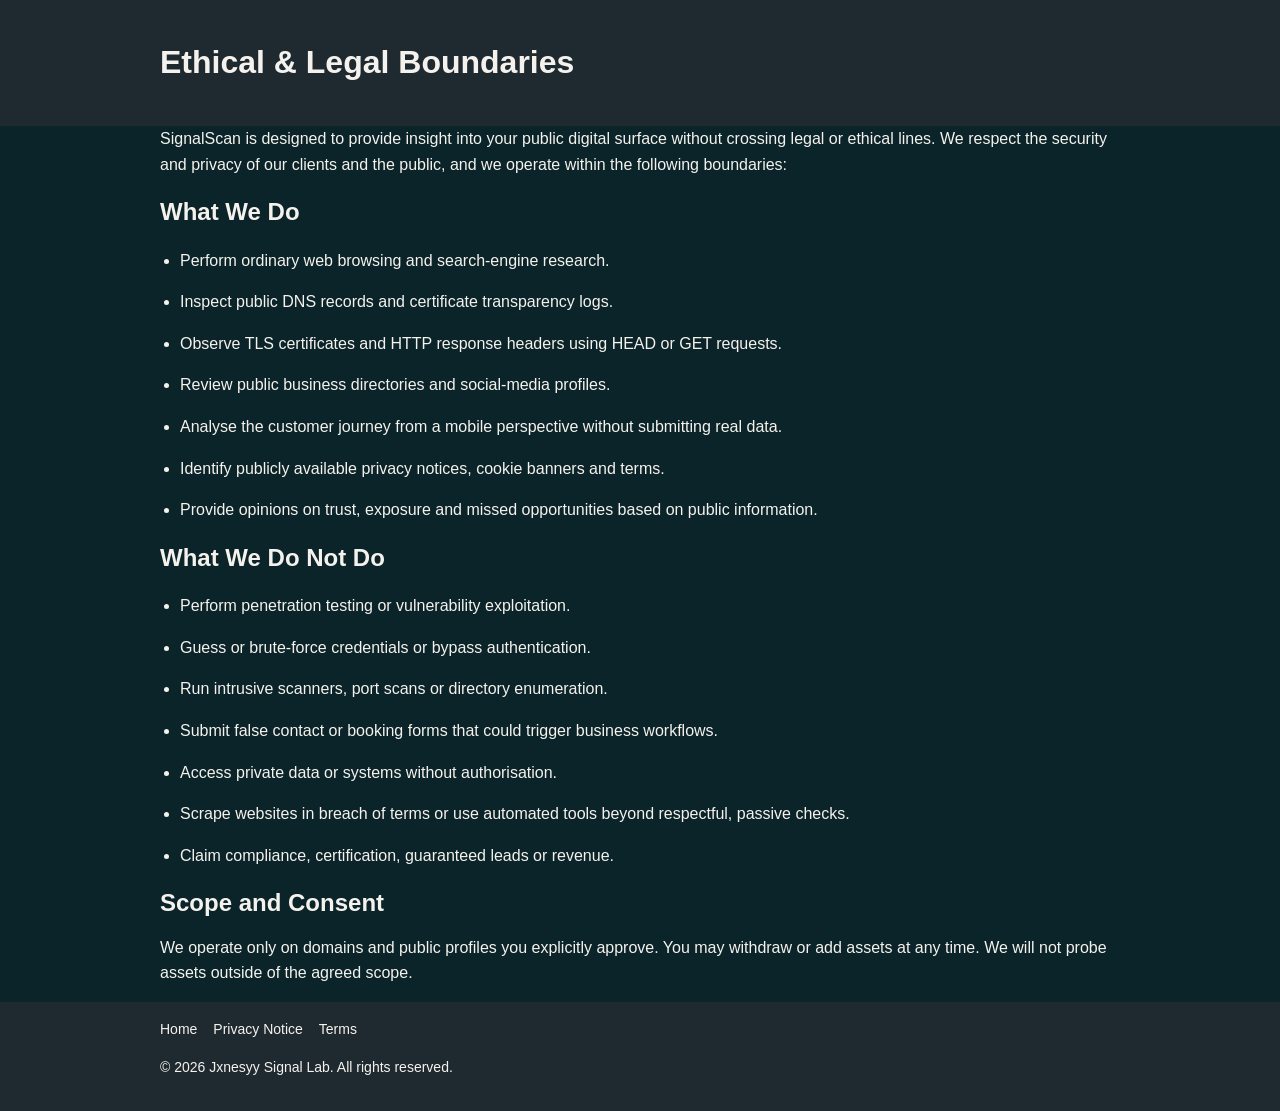
<file: website/ethical-boundaries.html>
<!DOCTYPE html>
<html lang="en">
<head>
  <meta charset="UTF-8" />
  <meta name="viewport" content="width=device-width, initial-scale=1.0" />
  <title>Ethical & Legal Boundaries – Jxnesyy Signal Lab</title>
  <link rel="stylesheet" href="assets/css/styles.css" />
</head>
<body>
  <header class="site-header">
    <div class="container">
      <h1>Ethical & Legal Boundaries</h1>
    </div>
  </header>
  <main class="container" id="main-content">
    <p>SignalScan is designed to provide insight into your public digital surface without crossing legal or ethical lines.  We respect the security and privacy of our clients and the public, and we operate within the following boundaries:</p>

    <h2>What We Do</h2>
    <ul>
      <li>Perform ordinary web browsing and search‑engine research.</li>
      <li>Inspect public DNS records and certificate transparency logs.</li>
      <li>Observe TLS certificates and HTTP response headers using HEAD or GET requests.</li>
      <li>Review public business directories and social‑media profiles.</li>
      <li>Analyse the customer journey from a mobile perspective without submitting real data.</li>
      <li>Identify publicly available privacy notices, cookie banners and terms.</li>
      <li>Provide opinions on trust, exposure and missed opportunities based on public information.</li>
    </ul>

    <h2>What We Do Not Do</h2>
    <ul>
      <li>Perform penetration testing or vulnerability exploitation.</li>
      <li>Guess or brute‑force credentials or bypass authentication.</li>
      <li>Run intrusive scanners, port scans or directory enumeration.</li>
      <li>Submit false contact or booking forms that could trigger business workflows.</li>
      <li>Access private data or systems without authorisation.</li>
      <li>Scrape websites in breach of terms or use automated tools beyond respectful, passive checks.</li>
      <li>Claim compliance, certification, guaranteed leads or revenue.</li>
    </ul>

    <h2>Scope and Consent</h2>
    <p>We operate only on domains and public profiles you explicitly approve.  You may withdraw or add assets at any time.  We will not probe assets outside of the agreed scope.</p>
  </main>
  <footer class="site-footer">
    <div class="container">
      <nav aria-label="Footer">
        <ul class="footer-nav-list">
          <li><a href="index.html">Home</a></li>
          <li><a href="privacy.html">Privacy Notice</a></li>
          <li><a href="terms.html">Terms</a></li>
        </ul>
      </nav>
      <p>&copy; 2026 Jxnesyy Signal Lab. All rights reserved.</p>
    </div>
  </footer>
</body>
</html>
</file>
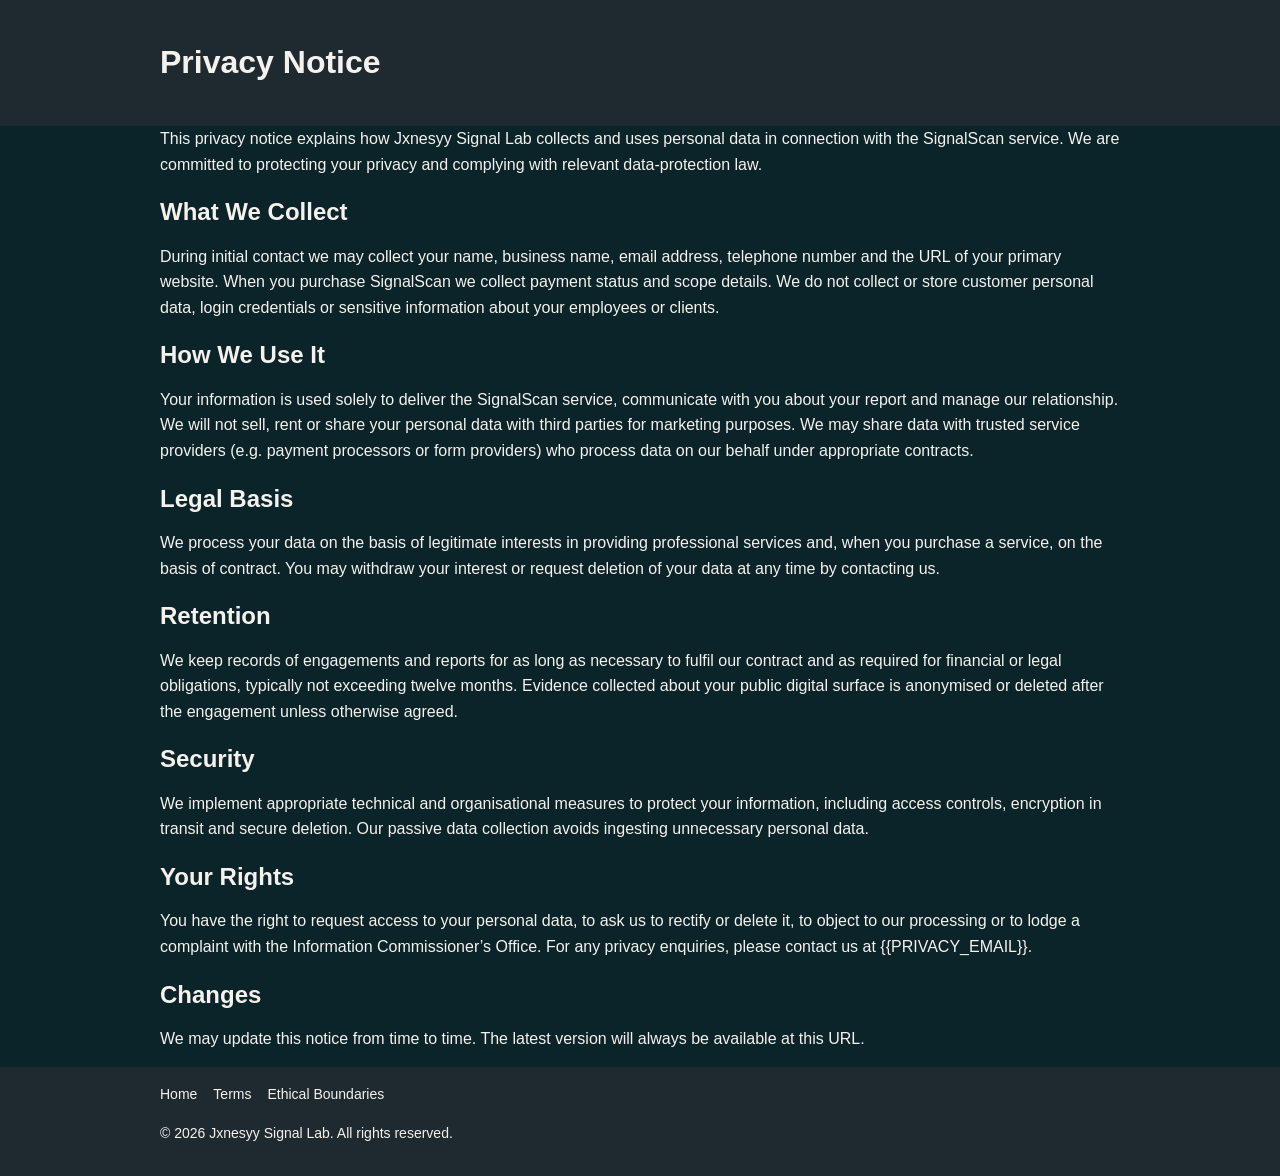
<file: website/privacy.html>
<!DOCTYPE html>
<html lang="en">
<head>
  <meta charset="UTF-8" />
  <meta name="viewport" content="width=device-width, initial-scale=1.0" />
  <title>Privacy Notice – Jxnesyy Signal Lab</title>
  <link rel="stylesheet" href="assets/css/styles.css" />
</head>
<body>
  <header class="site-header">
    <div class="container">
      <h1>Privacy Notice</h1>
    </div>
  </header>
  <main class="container" id="main-content">
    <p>This privacy notice explains how Jxnesyy Signal Lab collects and uses personal data in connection with the SignalScan service.  We are committed to protecting your privacy and complying with relevant data‑protection law.</p>

    <h2>What We Collect</h2>
    <p>During initial contact we may collect your name, business name, email address, telephone number and the URL of your primary website.  When you purchase SignalScan we collect payment status and scope details.  We do not collect or store customer personal data, login credentials or sensitive information about your employees or clients.</p>

    <h2>How We Use It</h2>
    <p>Your information is used solely to deliver the SignalScan service, communicate with you about your report and manage our relationship.  We will not sell, rent or share your personal data with third parties for marketing purposes.  We may share data with trusted service providers (e.g. payment processors or form providers) who process data on our behalf under appropriate contracts.</p>

    <h2>Legal Basis</h2>
    <p>We process your data on the basis of legitimate interests in providing professional services and, when you purchase a service, on the basis of contract.  You may withdraw your interest or request deletion of your data at any time by contacting us.</p>

    <h2>Retention</h2>
    <p>We keep records of engagements and reports for as long as necessary to fulfil our contract and as required for financial or legal obligations, typically not exceeding twelve months.  Evidence collected about your public digital surface is anonymised or deleted after the engagement unless otherwise agreed.</p>

    <h2>Security</h2>
    <p>We implement appropriate technical and organisational measures to protect your information, including access controls, encryption in transit and secure deletion.  Our passive data collection avoids ingesting unnecessary personal data.</p>

    <h2>Your Rights</h2>
    <p>You have the right to request access to your personal data, to ask us to rectify or delete it, to object to our processing or to lodge a complaint with the Information Commissioner’s Office.  For any privacy enquiries, please contact us at {{PRIVACY_EMAIL}}.</p>

    <h2>Changes</h2>
    <p>We may update this notice from time to time.  The latest version will always be available at this URL.</p>
  </main>
  <footer class="site-footer">
    <div class="container">
      <nav aria-label="Footer">
        <ul class="footer-nav-list">
          <li><a href="index.html">Home</a></li>
          <li><a href="terms.html">Terms</a></li>
          <li><a href="ethical-boundaries.html">Ethical Boundaries</a></li>
        </ul>
      </nav>
      <p>&copy; 2026 Jxnesyy Signal Lab. All rights reserved.</p>
    </div>
  </footer>
</body>
</html>
</file>
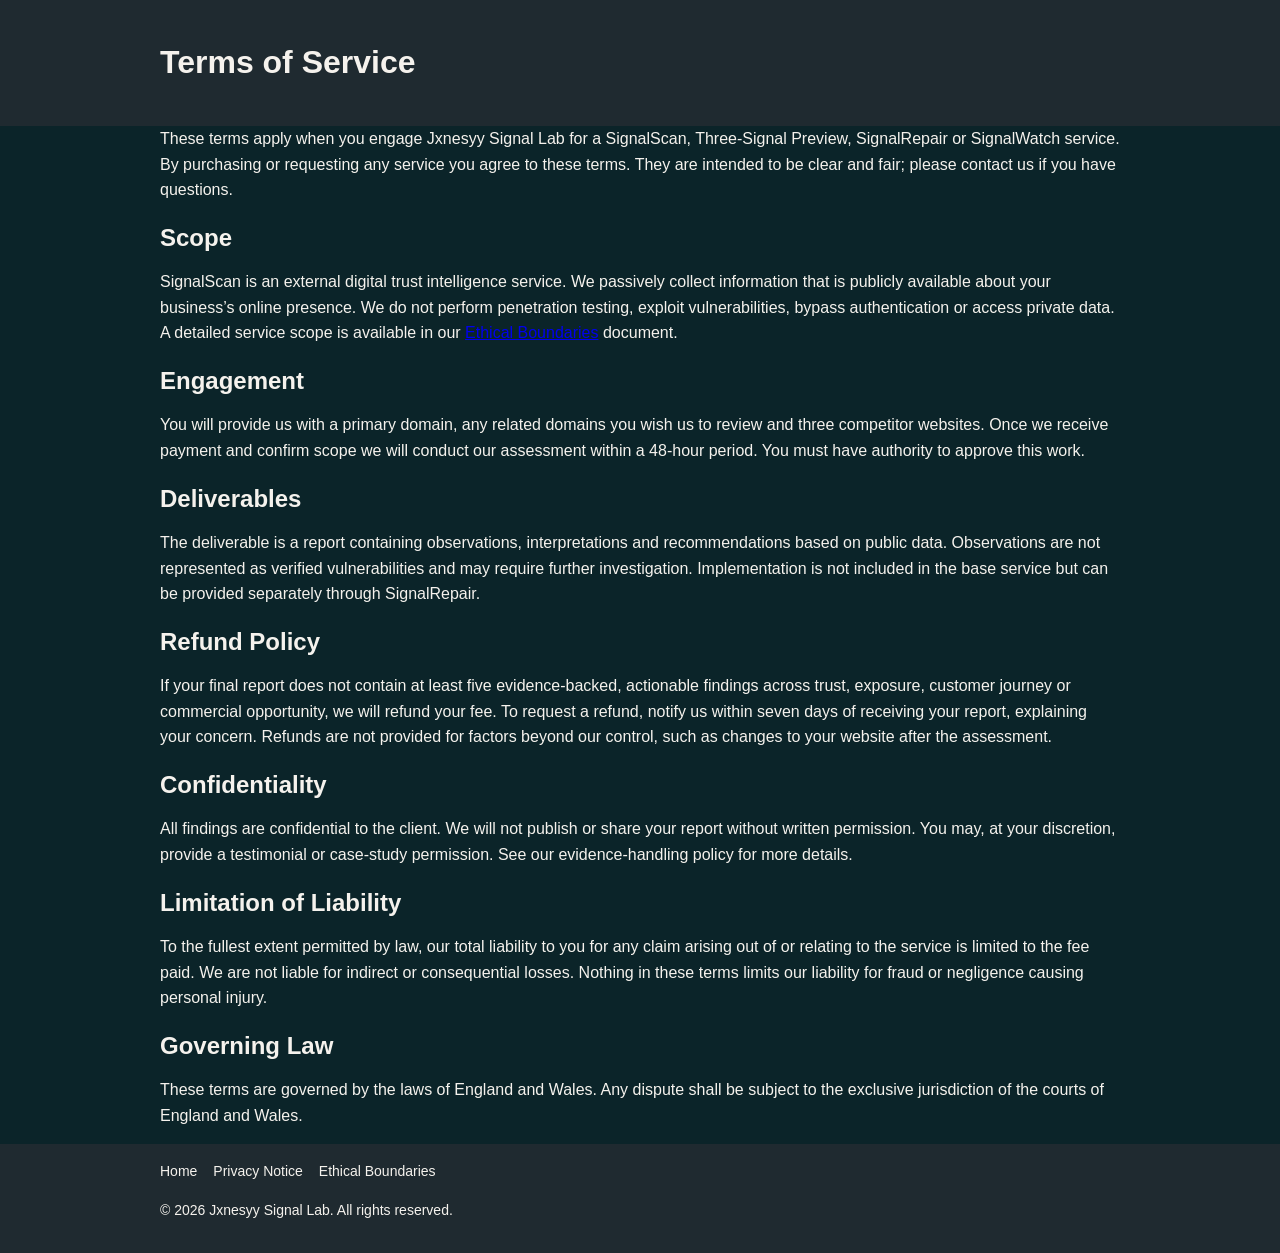
<file: website/terms.html>
<!DOCTYPE html>
<html lang="en">
<head>
  <meta charset="UTF-8" />
  <meta name="viewport" content="width=device-width, initial-scale=1.0" />
  <title>Terms – Jxnesyy Signal Lab</title>
  <link rel="stylesheet" href="assets/css/styles.css" />
</head>
<body>
  <header class="site-header">
    <div class="container">
      <h1>Terms of Service</h1>
    </div>
  </header>
  <main class="container" id="main-content">
    <p>These terms apply when you engage Jxnesyy Signal Lab for a SignalScan, Three‑Signal Preview, SignalRepair or SignalWatch service.  By purchasing or requesting any service you agree to these terms.  They are intended to be clear and fair; please contact us if you have questions.</p>

    <h2>Scope</h2>
    <p>SignalScan is an external digital trust intelligence service.  We passively collect information that is publicly available about your business’s online presence.  We do not perform penetration testing, exploit vulnerabilities, bypass authentication or access private data.  A detailed service scope is available in our <a href="ethical-boundaries.html">Ethical Boundaries</a> document.</p>

    <h2>Engagement</h2>
    <p>You will provide us with a primary domain, any related domains you wish us to review and three competitor websites.  Once we receive payment and confirm scope we will conduct our assessment within a 48‑hour period.  You must have authority to approve this work.</p>

    <h2>Deliverables</h2>
    <p>The deliverable is a report containing observations, interpretations and recommendations based on public data.  Observations are not represented as verified vulnerabilities and may require further investigation.  Implementation is not included in the base service but can be provided separately through SignalRepair.</p>

    <h2>Refund Policy</h2>
    <p>If your final report does not contain at least five evidence‑backed, actionable findings across trust, exposure, customer journey or commercial opportunity, we will refund your fee.  To request a refund, notify us within seven days of receiving your report, explaining your concern.  Refunds are not provided for factors beyond our control, such as changes to your website after the assessment.</p>

    <h2>Confidentiality</h2>
    <p>All findings are confidential to the client.  We will not publish or share your report without written permission.  You may, at your discretion, provide a testimonial or case‑study permission.  See our evidence‑handling policy for more details.</p>

    <h2>Limitation of Liability</h2>
    <p>To the fullest extent permitted by law, our total liability to you for any claim arising out of or relating to the service is limited to the fee paid.  We are not liable for indirect or consequential losses.  Nothing in these terms limits our liability for fraud or negligence causing personal injury.</p>

    <h2>Governing Law</h2>
    <p>These terms are governed by the laws of England and Wales.  Any dispute shall be subject to the exclusive jurisdiction of the courts of England and Wales.</p>
  </main>
  <footer class="site-footer">
    <div class="container">
      <nav aria-label="Footer">
        <ul class="footer-nav-list">
          <li><a href="index.html">Home</a></li>
          <li><a href="privacy.html">Privacy Notice</a></li>
          <li><a href="ethical-boundaries.html">Ethical Boundaries</a></li>
        </ul>
      </nav>
      <p>&copy; 2026 Jxnesyy Signal Lab. All rights reserved.</p>
    </div>
  </footer>
</body>
</html>
</file>
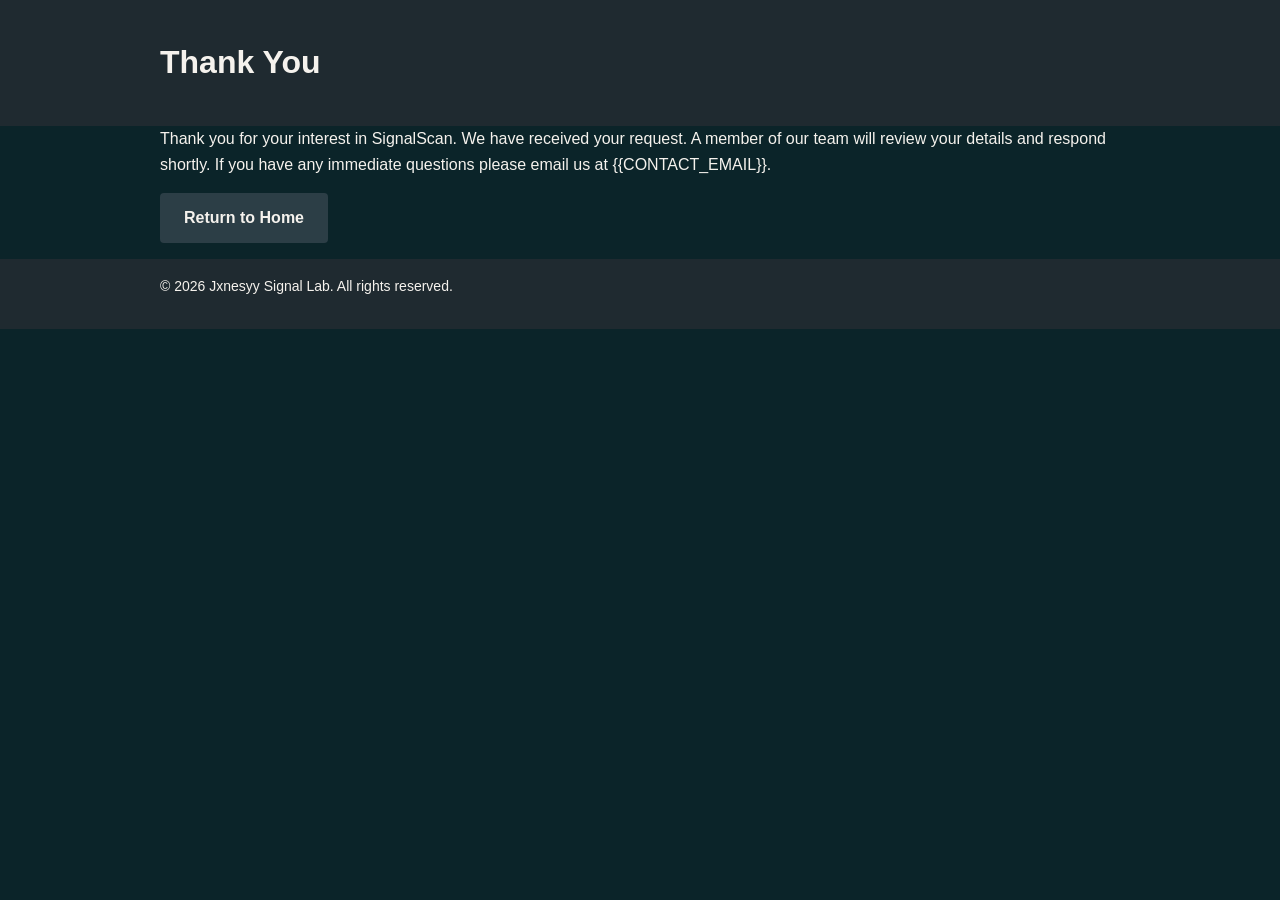
<file: website/thank-you.html>
<!DOCTYPE html>
<html lang="en">
<head>
  <meta charset="UTF-8" />
  <meta name="viewport" content="width=device-width, initial-scale=1.0" />
  <title>Thank You – Jxnesyy Signal Lab</title>
  <link rel="stylesheet" href="assets/css/styles.css" />
</head>
<body>
  <header class="site-header">
    <div class="container">
      <h1>Thank You</h1>
    </div>
  </header>
  <main class="container" id="main-content">
    <p>Thank you for your interest in SignalScan.  We have received your request.  A member of our team will review your details and respond shortly.  If you have any immediate questions please email us at {{CONTACT_EMAIL}}.</p>
    <p><a href="index.html" class="button secondary">Return to Home</a></p>
  </main>
  <footer class="site-footer">
    <div class="container">
      <p>&copy; 2026 Jxnesyy Signal Lab. All rights reserved.</p>
    </div>
  </footer>
</body>
</html>
</file>
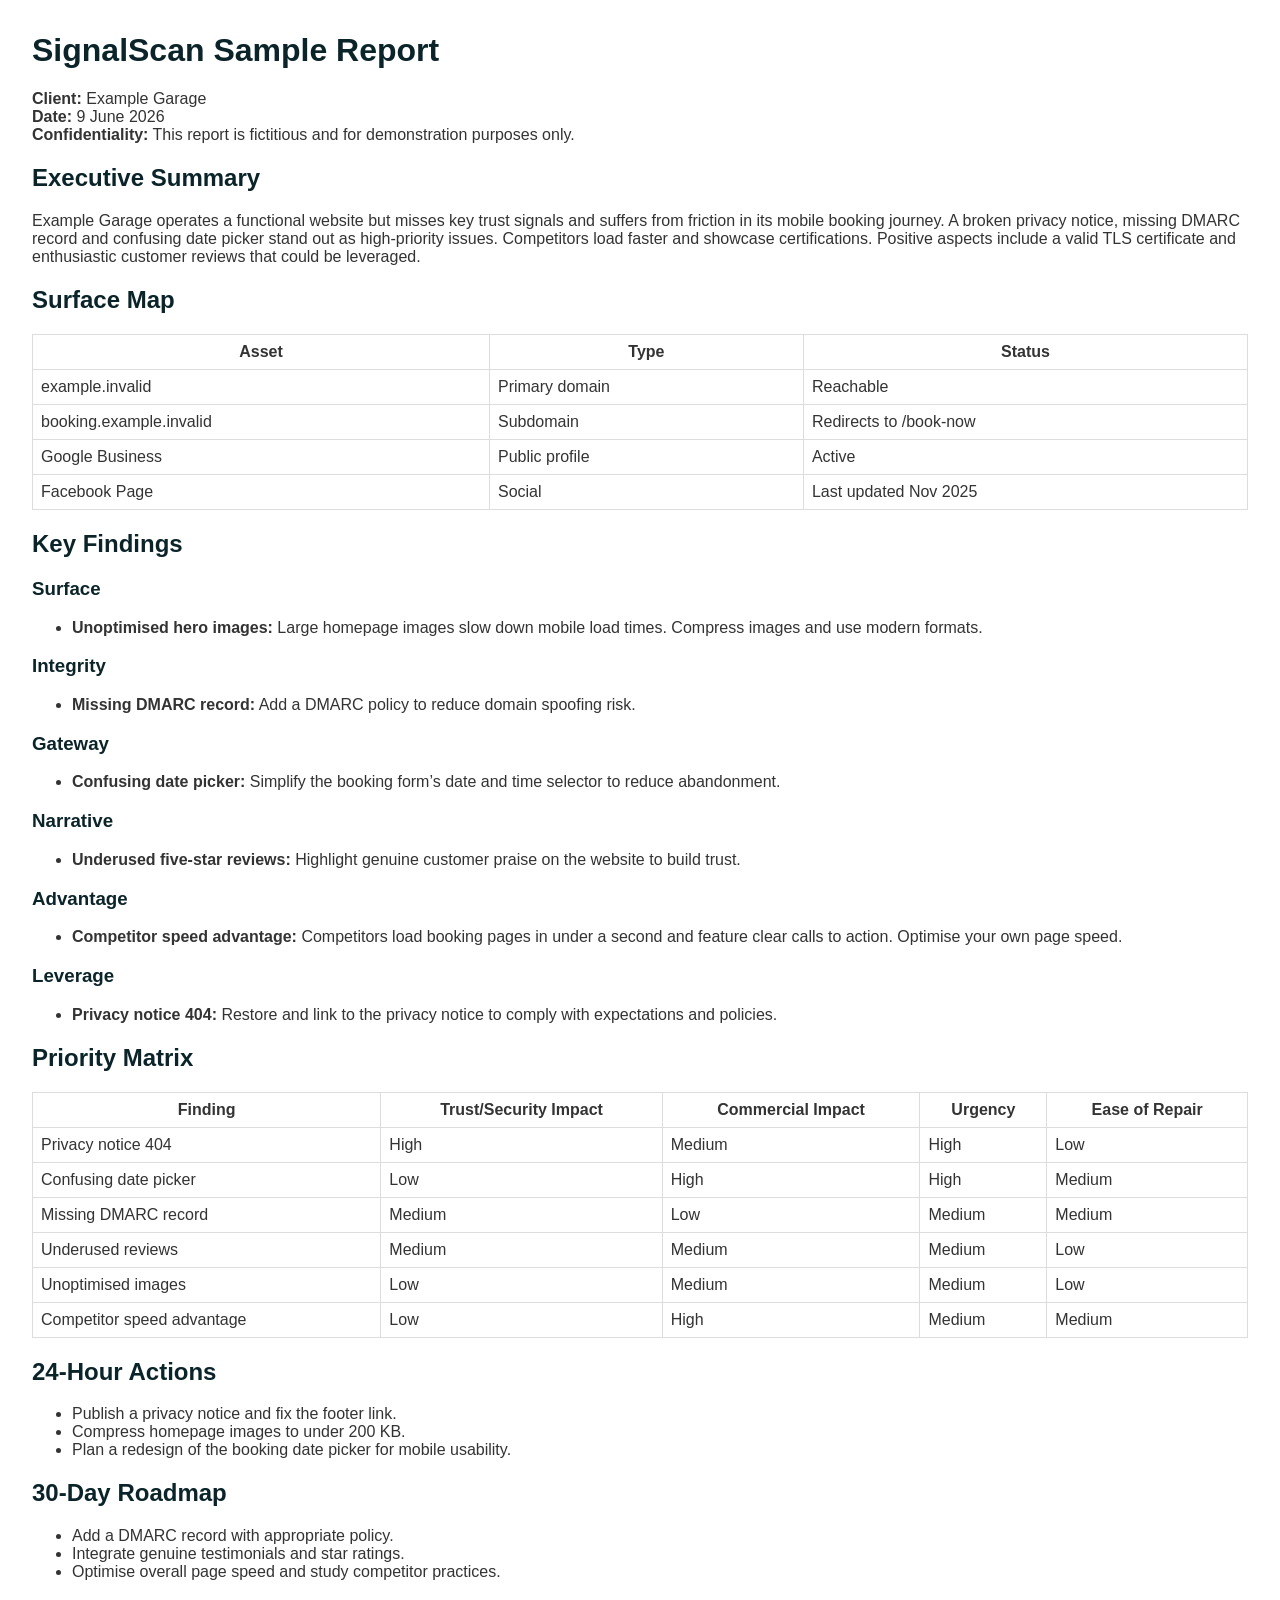
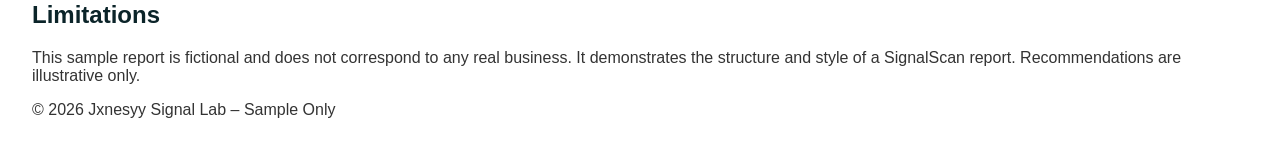
<file: reports/sample-sanitised-report/sample-report.html>
<!DOCTYPE html>
<html lang="en">
<head>
  <meta charset="UTF-8">
  <meta name="viewport" content="width=device-width, initial-scale=1.0">
  <title>SignalScan Sample Report – Example Garage</title>
  <style>
    body { font-family: Arial, sans-serif; margin: 2rem; color: #333; }
    h1, h2, h3 { color: #0b2429; }
    table { width: 100%; border-collapse: collapse; margin-bottom: 1rem; }
    td, th { border: 1px solid #ddd; padding: 0.5rem; }
  </style>
</head>
<body>
  <h1>SignalScan Sample Report</h1>
  <p><strong>Client:</strong> Example Garage<br />
  <strong>Date:</strong> 9 June 2026<br />
  <strong>Confidentiality:</strong> This report is fictitious and for demonstration purposes only.</p>

  <h2>Executive Summary</h2>
  <p>Example Garage operates a functional website but misses key trust signals and suffers from friction in its mobile booking journey.  A broken privacy notice, missing DMARC record and confusing date picker stand out as high‑priority issues.  Competitors load faster and showcase certifications.  Positive aspects include a valid TLS certificate and enthusiastic customer reviews that could be leveraged.</p>

  <h2>Surface Map</h2>
  <table>
    <tr><th>Asset</th><th>Type</th><th>Status</th></tr>
    <tr><td>example.invalid</td><td>Primary domain</td><td>Reachable</td></tr>
    <tr><td>booking.example.invalid</td><td>Subdomain</td><td>Redirects to /book-now</td></tr>
    <tr><td>Google Business</td><td>Public profile</td><td>Active</td></tr>
    <tr><td>Facebook Page</td><td>Social</td><td>Last updated Nov 2025</td></tr>
  </table>

  <h2>Key Findings</h2>
  <h3>Surface</h3>
  <ul>
    <li><strong>Unoptimised hero images:</strong> Large homepage images slow down mobile load times.  Compress images and use modern formats.</li>
  </ul>
  <h3>Integrity</h3>
  <ul>
    <li><strong>Missing DMARC record:</strong> Add a DMARC policy to reduce domain spoofing risk.</li>
  </ul>
  <h3>Gateway</h3>
  <ul>
    <li><strong>Confusing date picker:</strong> Simplify the booking form’s date and time selector to reduce abandonment.</li>
  </ul>
  <h3>Narrative</h3>
  <ul>
    <li><strong>Underused five‑star reviews:</strong> Highlight genuine customer praise on the website to build trust.</li>
  </ul>
  <h3>Advantage</h3>
  <ul>
    <li><strong>Competitor speed advantage:</strong> Competitors load booking pages in under a second and feature clear calls to action.  Optimise your own page speed.</li>
  </ul>
  <h3>Leverage</h3>
  <ul>
    <li><strong>Privacy notice 404:</strong> Restore and link to the privacy notice to comply with expectations and policies.</li>
  </ul>

  <h2>Priority Matrix</h2>
  <table>
    <tr><th>Finding</th><th>Trust/Security Impact</th><th>Commercial Impact</th><th>Urgency</th><th>Ease of Repair</th></tr>
    <tr><td>Privacy notice 404</td><td>High</td><td>Medium</td><td>High</td><td>Low</td></tr>
    <tr><td>Confusing date picker</td><td>Low</td><td>High</td><td>High</td><td>Medium</td></tr>
    <tr><td>Missing DMARC record</td><td>Medium</td><td>Low</td><td>Medium</td><td>Medium</td></tr>
    <tr><td>Underused reviews</td><td>Medium</td><td>Medium</td><td>Medium</td><td>Low</td></tr>
    <tr><td>Unoptimised images</td><td>Low</td><td>Medium</td><td>Medium</td><td>Low</td></tr>
    <tr><td>Competitor speed advantage</td><td>Low</td><td>High</td><td>Medium</td><td>Medium</td></tr>
  </table>

  <h2>24‑Hour Actions</h2>
  <ul>
    <li>Publish a privacy notice and fix the footer link.</li>
    <li>Compress homepage images to under 200 KB.</li>
    <li>Plan a redesign of the booking date picker for mobile usability.</li>
  </ul>

  <h2>30‑Day Roadmap</h2>
  <ul>
    <li>Add a DMARC record with appropriate policy.</li>
    <li>Integrate genuine testimonials and star ratings.</li>
    <li>Optimise overall page speed and study competitor practices.</li>
  </ul>

  <h2>Limitations</h2>
  <p>This sample report is fictional and does not correspond to any real business.  It demonstrates the structure and style of a SignalScan report.  Recommendations are illustrative only.</p>

  <footer>
    <p>© 2026 Jxnesyy Signal Lab – Sample Only</p>
  </footer>
</body>
</html>
</file>
<file: website/assets/css/styles.css>
/* Base styles */
:root {
  --primary: #0b2429;
  --secondary: #1f2a30;
  --accent: #5a7762;
  --neutral-light: #f5f2ed;
  --neutral-dark: #2c3e46;
  --focus-outline: #a3d9a5;
}

html {
  font-family: -apple-system, BlinkMacSystemFont, 'Segoe UI', Roboto, Oxygen, Ubuntu, Cantarell, 'Open Sans', 'Helvetica Neue', sans-serif;
  font-size: 16px;
  background-color: var(--primary);
  color: var(--neutral-light);
}

body {
  margin: 0;
  line-height: 1.6;
}

.container {
  max-width: 960px;
  margin: 0 auto;
  padding: 0 1rem;
}

header.site-header {
  background-color: var(--secondary);
  padding: 1rem 0;
  position: sticky;
  top: 0;
  z-index: 100;
}

.logo {
  margin: 0;
  font-size: 1.25rem;
  font-weight: 700;
}

.nav-list, .footer-nav-list {
  list-style: none;
  padding: 0;
  margin: 0;
  display: flex;
  gap: 1rem;
}

.nav-list a, .footer-nav-list a {
  color: var(--neutral-light);
  text-decoration: none;
  font-weight: 500;
}

.nav-list a:focus, .footer-nav-list a:focus {
  outline: 2px solid var(--focus-outline);
  outline-offset: 2px;
}

.skip-link {
  position: absolute;
  left: -999px;
  top: 0;
  background: var(--accent);
  color: var(--primary);
  padding: 0.5rem;
  z-index: 200;
}

.skip-link:focus {
  left: 0.5rem;
}

section {
  padding: 3rem 0;
}

h2, h3, h4 {
  margin-top: 0;
  margin-bottom: 0.75rem;
  color: var(--neutral-light);
}

p, li {
  color: var(--neutral-light);
  margin-top: 0;
  margin-bottom: 1rem;
}

ol, ul {
  padding-left: 1.25rem;
}

.lead {
  font-size: 1.25rem;
}

.button {
  display: inline-block;
  padding: 0.75rem 1.5rem;
  margin-right: 0.5rem;
  border: none;
  border-radius: 4px;
  font-weight: 600;
  text-decoration: none;
  cursor: pointer;
  transition: background-color 0.2s ease;
}

.button.primary {
  background-color: var(--accent);
  color: var(--primary);
}

.button.primary:hover,
.button.primary:focus {
  background-color: #6b9876;
}

.button.secondary {
  background-color: var(--neutral-dark);
  color: var(--neutral-light);
}

.button.secondary:hover,
.button.secondary:focus {
  background-color: #3e575e;
}

.card-grid {
  display: grid;
  grid-template-columns: repeat(auto-fit, minmax(220px, 1fr));
  gap: 1rem;
  margin-top: 1.5rem;
}

.card {
  background-color: var(--secondary);
  padding: 1rem;
  border-radius: 4px;
  box-shadow: 0 2px 4px rgba(0, 0, 0, 0.1);
}

.how-list li, .method-list li {
  margin-bottom: 0.75rem;
}

details summary {
  cursor: pointer;
  font-weight: 600;
}

details summary:focus {
  outline: 2px solid var(--focus-outline);
  outline-offset: 2px;
}

footer.site-footer {
  background-color: var(--secondary);
  padding: 1rem 0;
  font-size: 0.875rem;
}

.text-center {
  text-align: center;
}

/* Responsive tweaks */
@media (max-width: 600px) {
  .nav-list, .footer-nav-list {
    flex-direction: column;
    gap: 0.5rem;
  }
  .cta-buttons {
    display: flex;
    flex-direction: column;
    align-items: flex-start;
  }
  .cta-buttons .button {
    margin-bottom: 0.75rem;
  }
}

/* Reduced motion */
@media (prefers-reduced-motion: reduce) {
  * {
    transition: none !important;
  }
}
</file>
